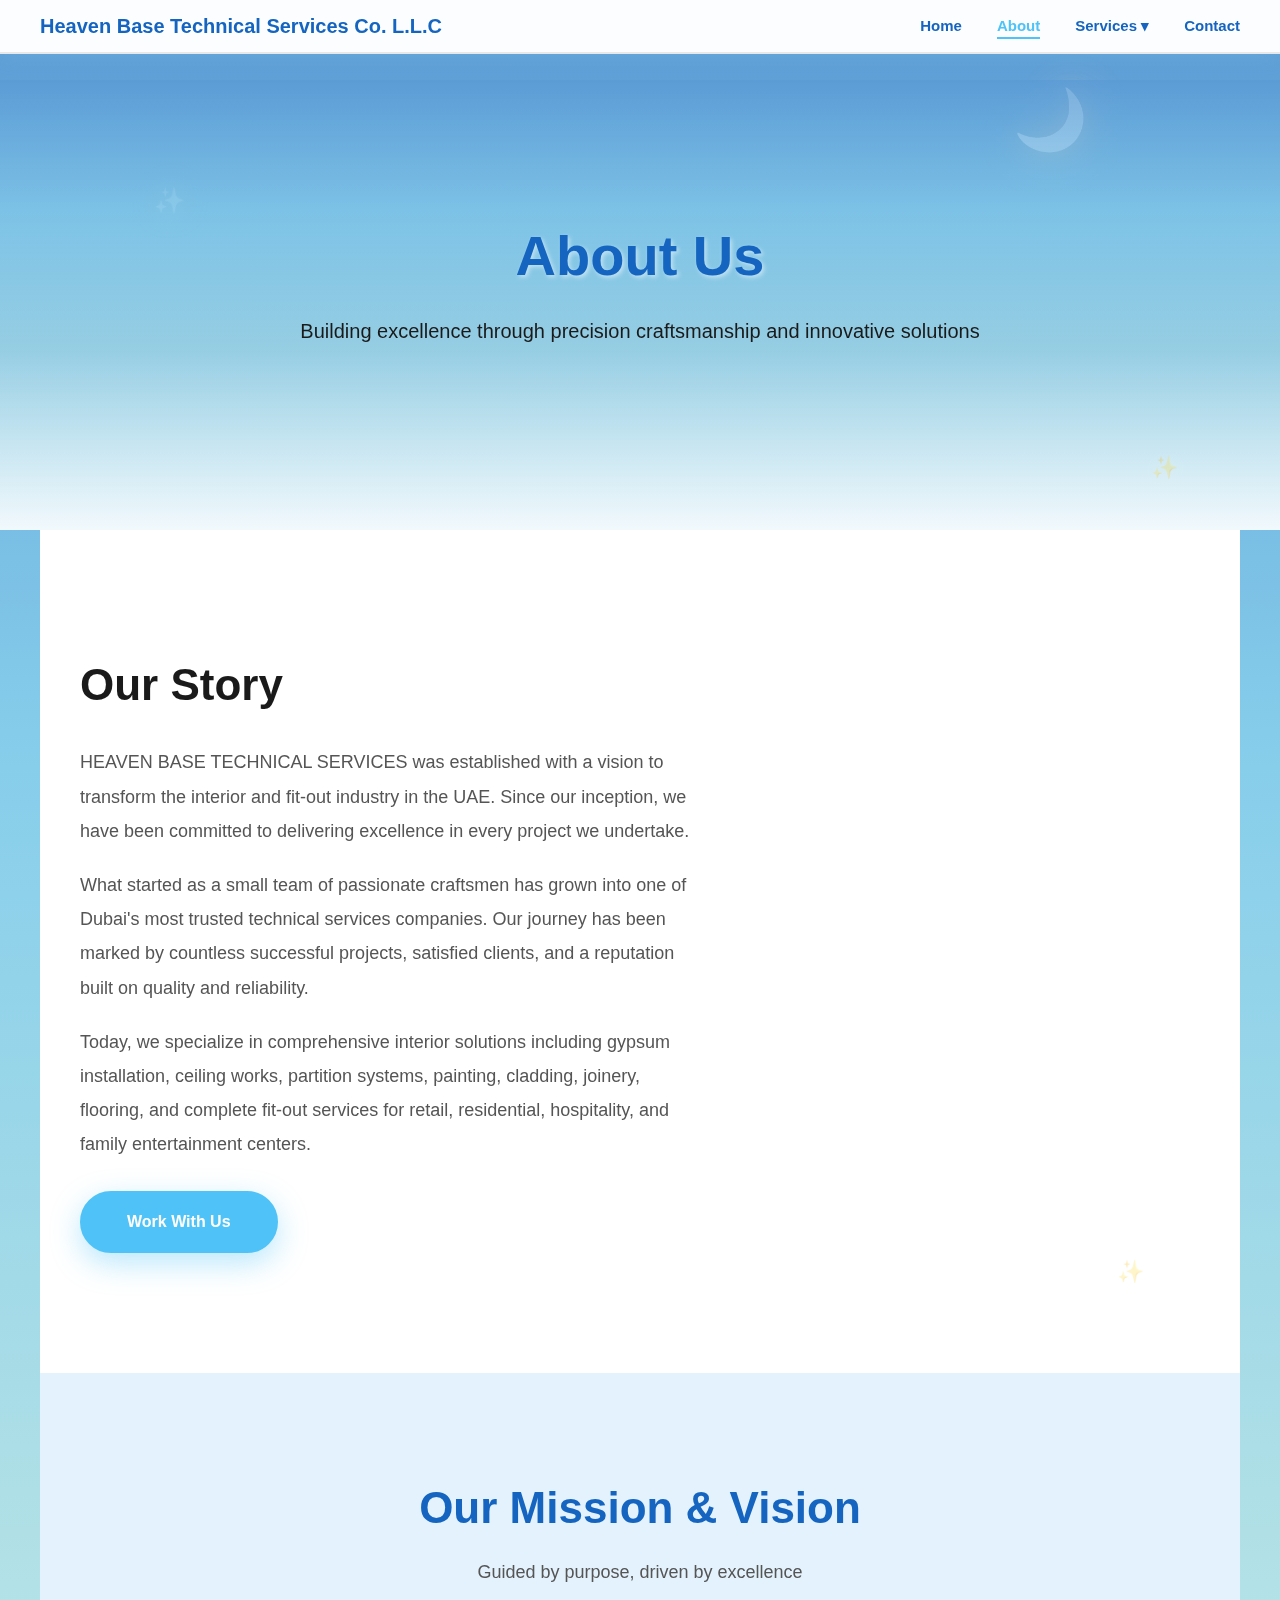
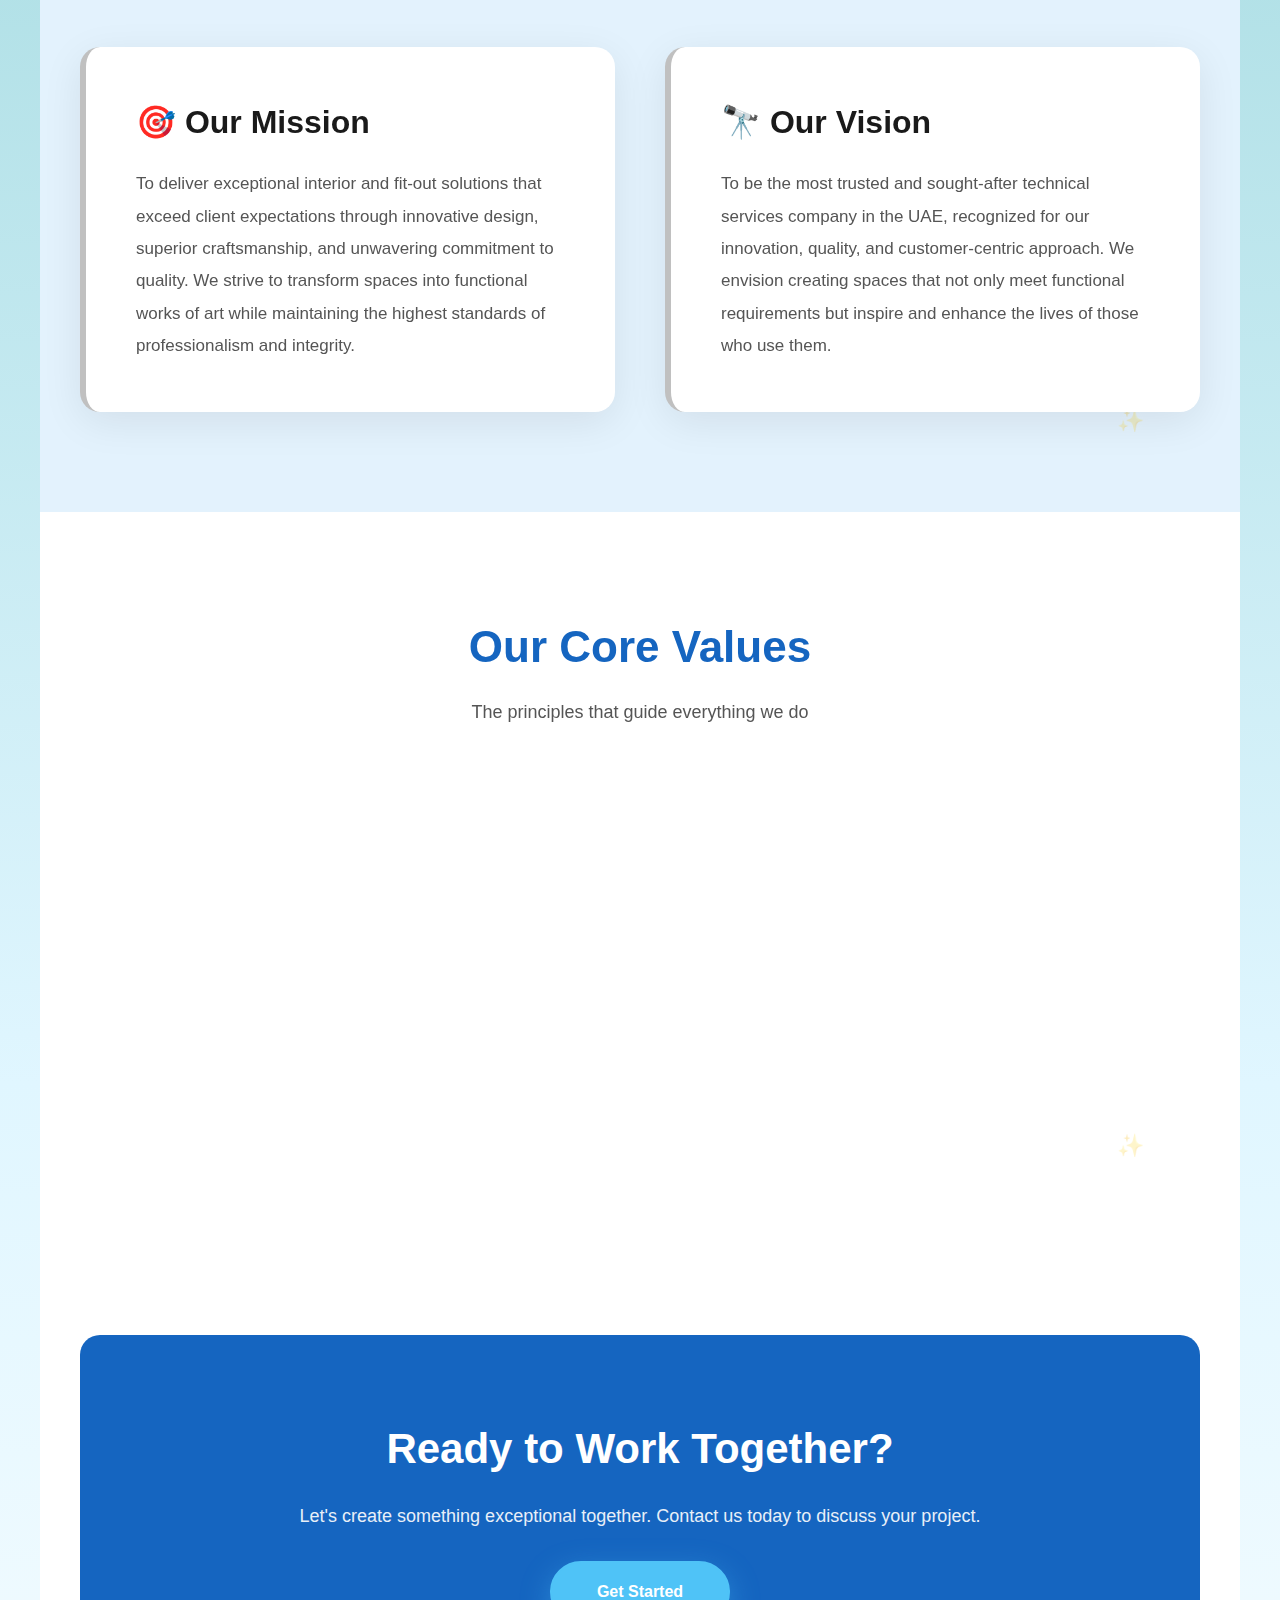
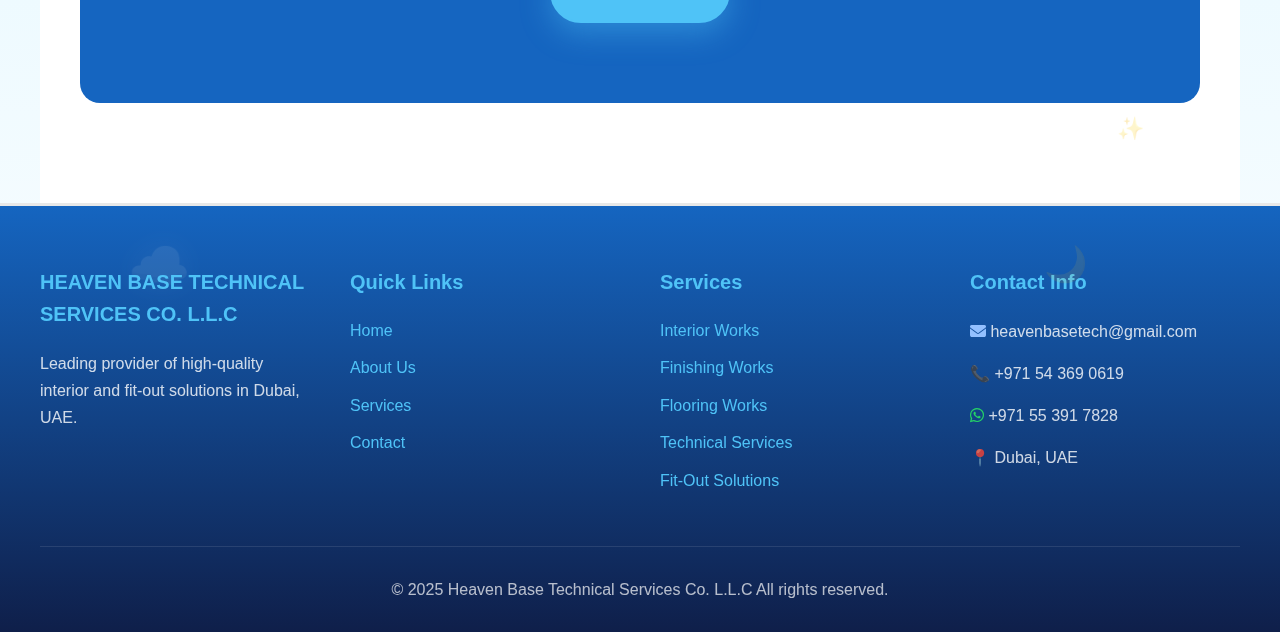
<file: about.html>
<!DOCTYPE html>
<html lang="en">
<head>
    <meta charset="UTF-8">
    <meta name="viewport" content="width=device-width, initial-scale=1.0">
    <title>About Us - HEAVEN BASE TECHNICAL SERVICES CO. L.L.C | Interior Fit-Out Experts Dubai</title>
    <meta name="description" content="Learn about Heaven Base Technical Services - Leading interior and fit-out company in Dubai with 10+ years of experience.">
    <link rel="stylesheet" href="https://cdnjs.cloudflare.com/ajax/libs/font-awesome/6.6.0/css/all.min.css">
    <link rel="stylesheet" href="css/style.css">
    <style>

        /* .hero.small {
            background-image: url('../images/tile.png');
        } */

        .stats-section {
            background: var(--primary-dark);
            padding: 80px 40px;
            margin-top: -60px;
            position: relative;
            z-index: 100;
        }

        .stats-container {
            max-width: 1200px;
            margin: 0 auto;
            display: grid;
            grid-template-columns: repeat(auto-fit, minmax(200px, 1fr));
            gap: 50px;
            text-align: center;
        }

        .stat-item {
            opacity: 0;
            animation: fadeInUp 0.8s ease forwards;
        }

        .stat-item:nth-child(1) { animation-delay: 0.2s; }
        .stat-item:nth-child(2) { animation-delay: 0.4s; }
        .stat-item:nth-child(3) { animation-delay: 0.6s; }
        .stat-item:nth-child(4) { animation-delay: 0.8s; }

        @keyframes fadeInUp {
            from {
                opacity: 0;
                transform: translateY(30px);
            }
            to {
                opacity: 1;
                transform: translateY(0);
            }
        }

        .stat-number {
            font-size: 56px;
            font-weight: 700;
            color: var(--primary-pink);
            margin-bottom: 10px;
            display: block;
        }

        .stat-label {
            color: rgba(255,255,255,0.9);
            font-size: 16px;
        }

        /* Story Section with Image */
        .story-section {
            padding: 120px 40px;
            background: var(--bg-white);
        }

        .story-grid {
            max-width: 1300px;
            margin: 0 auto;
            display: grid;
            grid-template-columns: 1.2fr 0.8fr;
            gap: 80px;
            align-items: center;
        }

        .story-image {
            position: relative;
            border-radius: 20px;
            overflow: hidden;
            box-shadow: 0 30px 80px rgba(0,0,0,0.3);
            border: 5px solid var(--primary-pink);
            transition: all 0.6s ease;
            opacity: 0;
            animation: slideInRight 1s ease forwards 0.5s;
        }

        .story-image img {
            width: 100%;
            height: 100%;
            object-fit: cover;   /* fills entire placeholder */
            display: block;
        }

        .story-image:hover {
            transform: scale(1.05) rotate(-2deg);
            box-shadow: 0 40px 100px rgba(216, 63, 135, 0.4);
            border-color: var(--accent-coral);
        }

        @keyframes slideInRight {
            from {
                opacity: 0;
                transform: translateX(50px);
            }
            to {
                opacity: 1;
                transform: translateX(0);
            }
        }

        /* Values Grid */
        .values-grid {
            display: grid;
            grid-template-columns: repeat(auto-fit, minmax(280px, 1fr));
            gap: 35px;
            margin-top: 60px;
        }

        .value-card {
            background: white;
            padding: 40px;
            border-radius: 20px;
            box-shadow: 0 10px 40px rgba(0,0,0,0.08);
            border-top: 5px solid var(--primary-pink);
            transition: all 0.5s ease;
            opacity: 0;
            animation: fadeInUp 0.8s ease forwards;
        }

        .value-card:nth-child(1) { animation-delay: 0.2s; }
        .value-card:nth-child(2) { animation-delay: 0.4s; }
        .value-card:nth-child(3) { animation-delay: 0.6s; }

        .value-card:hover {
            transform: translateY(-10px);
            box-shadow: 0 20px 60px rgba(216, 63, 135, 0.2);
            border-top-color: var(--accent-coral);
        }

        .value-icon {
            width: 70px;
            height: 70px;
            background: linear-gradient(135deg, var(--primary-purple) 0%, var(--primary-pink) 100%);
            border-radius: 50%;
            display: flex;
            align-items: center;
            justify-content: center;
            font-size: 32px;
            margin-bottom: 25px;
            transition: all 0.5s ease;
        }

        .value-card:hover .value-icon {
            transform: scale(1.1) rotate(10deg);
        }

        /* Team/Timeline Section */
        .timeline-section {
            padding: 100px 40px;
            background: var(--bg-light);
            position: relative;
        }

        .timeline-container {
            max-width: 1000px;
            margin: 0 auto;
            position: relative;
        }

        .timeline-line {
            position: absolute;
            left: 50%;
            top: 0;
            bottom: 0;
            width: 4px;
            background: var(--primary-pink);
            transform: translateX(-50%);
        }

        .timeline-item {
            display: grid;
            grid-template-columns: 1fr 1fr;
            gap: 60px;
            margin-bottom: 80px;
            position: relative;
            opacity: 0;
            animation: fadeIn 0.8s ease forwards;
        }

        .timeline-item:nth-child(1) { animation-delay: 0.2s; }
        .timeline-item:nth-child(2) { animation-delay: 0.4s; }
        .timeline-item:nth-child(3) { animation-delay: 0.6s; }

        @keyframes fadeIn {
            to { opacity: 1; }
        }

        .timeline-dot {
            position: absolute;
            left: 50%;
            top: 30px;
            width: 20px;
            height: 20px;
            background: var(--primary-pink);
            border: 5px solid white;
            border-radius: 50%;
            transform: translateX(-50%);
            z-index: 10;
            box-shadow: 0 0 0 10px rgba(216, 63, 135, 0.1);
        }

        .timeline-content {
            background: white;
            padding: 35px;
            border-radius: 15px;
            box-shadow: 0 10px 30px rgba(0,0,0,0.08);
            border-left: 4px solid var(--primary-pink);
            transition: all 0.3s ease;
        }

        .timeline-content:hover {
            transform: translateY(-5px);
            box-shadow: 0 15px 40px rgba(216, 63, 135, 0.2);
        }

        .timeline-item:nth-child(even) .timeline-content {
            grid-column: 2;
        }

        @media (max-width: 968px) {
            .story-grid {
                grid-template-columns: 1fr;
                gap: 40px;
            }

            .timeline-item {
                grid-template-columns: 1fr;
            }

            .timeline-line {
                left: 30px;
            }

            .timeline-dot {
                left: 30px;
            }

            .timeline-item:nth-child(even) .timeline-content {
                grid-column: 1;
            }
        }
    </style>
</head>
<body>
    <!-- Navigation -->
    <nav id="navbar">
        <div class="nav-container">
            <a href="index.html" class="logo">
                <span>Heaven Base Technical Services Co. L.L.C</span>
            </a>
            <ul class="nav-links">
                <li><a href="index.html">Home</a></li>
                <li><a href="about.html" class="active">About</a></li>
                <li class="services-dropdown">
                    <a href="services.html">Services ▾</a>
                    <div class="dropdown-content">
                        <a href="services.html">All Services</a>
                        <a href="interior-works.html">Interior Works</a>
                        <a href="finishing-works.html">Finishing Works</a>
                        <a href="flooring-works.html">Flooring Works</a>
                        <a href="technical-services.html">Technical Services</a>
                        <a href="fitout.html">Fit-Out Solutions</a>
                    </div>
                </li>
                <li><a href="contact.html">Contact</a></li>
            </ul>
            <button class="mobile-menu-btn">☰</button>
        </div>
    </nav>

    <!-- Hero Section -->
    <section class="hero small">
        <div class="hero-content">
            <h1>About Us</h1>
            <p>Building excellence through precision craftsmanship and innovative solutions</p>
        </div>
    </section>

    <!-- Stats Section
    <section class="stats-section">
        <div class="stats-container">
            <div class="stat-item">
                <span class="stat-number">10+</span>
                <span class="stat-label">Years Experience</span>
            </div>
            <div class="stat-item">
                <span class="stat-number">500+</span>
                <span class="stat-label">Projects Completed</span>
            </div>
            <div class="stat-item">
                <span class="stat-number">100%</span>
                <span class="stat-label">Client Satisfaction</span>
            </div>
            <div class="stat-item">
                <span class="stat-number">50+</span>
                <span class="stat-label">Expert Team Members</span>
            </div>
        </div>
    </section>
 -->
    <!-- Our Story Section -->
    <section class="story-section">
        <div class="story-grid">
            <div>
                <h2 style="font-size: 44px; margin-bottom: 25px; color: var(--text-dark); font-weight: 700;">Our Story</h2>
                <p style="font-size: 18px; color: var(--text-light); line-height: 1.9; margin-bottom: 20px;">
                    HEAVEN BASE TECHNICAL SERVICES was established with a vision to transform the interior and fit-out industry in the UAE. Since our inception, we have been committed to delivering excellence in every project we undertake.
                </p>
                <p style="font-size: 18px; color: var(--text-light); line-height: 1.9; margin-bottom: 20px;">
                    What started as a small team of passionate craftsmen has grown into one of Dubai's most trusted technical services companies. Our journey has been marked by countless successful projects, satisfied clients, and a reputation built on quality and reliability.
                </p>
                <p style="font-size: 18px; color: var(--text-light); line-height: 1.9; margin-bottom: 30px;">
                    Today, we specialize in comprehensive interior solutions including gypsum installation, ceiling works, partition systems, painting, cladding, joinery, flooring, and complete fit-out services for retail, residential, hospitality, and family entertainment centers.
                </p>
                <a href="contact.html" class="cta-button">Work With Us</a>
            </div>

            <div class="story-image">
                <div style="width: 100%; height: 550px; background: linear-gradient(135deg, var(--primary-purple) 0%, var(--primary-pink) 100%); display: flex; align-items: center; justify-content: center; color: white; font-size: 18px; font-weight: 600; text-align: center; padding: 30px;">
                    <img src="images/profile.png">
                </div>
            </div>
        </div>
    </section>

    <!-- Mission & Vision -->
    <section style="padding: 100px 40px; background: var(--bg-light);">
        <div style="max-width: 1200px; margin: 0 auto;">
            <h2 class="section-title">Our Mission & Vision</h2>
            <p class="section-subtitle">Guided by purpose, driven by excellence</p>

            <div style="display: grid; grid-template-columns: 1fr 1fr; gap: 50px; margin-top: 60px;">
                <div style="background: white; padding: 50px; border-radius: 20px; box-shadow: 0 10px 40px rgba(0,0,0,0.08); border-left: 6px solid var(--primary-pink);">
                    <h3 style="font-size: 32px; margin-bottom: 20px; color: var(--text-dark);">🎯 Our Mission</h3>
                    <p style="font-size: 17px; color: var(--text-light); line-height: 1.9;">
                        To deliver exceptional interior and fit-out solutions that exceed client expectations through innovative design, superior craftsmanship, and unwavering commitment to quality. We strive to transform spaces into functional works of art while maintaining the highest standards of professionalism and integrity.
                    </p>
                </div>

                <div style="background: white; padding: 50px; border-radius: 20px; box-shadow: 0 10px 40px rgba(0,0,0,0.08); border-left: 6px solid var(--accent-coral);">
                    <h3 style="font-size: 32px; margin-bottom: 20px; color: var(--text-dark);">🔭 Our Vision</h3>
                    <p style="font-size: 17px; color: var(--text-light); line-height: 1.9;">
                        To be the most trusted and sought-after technical services company in the UAE, recognized for our innovation, quality, and customer-centric approach. We envision creating spaces that not only meet functional requirements but inspire and enhance the lives of those who use them.
                    </p>
                </div>
            </div>
        </div>
    </section>

    <!-- Our Values -->
    <section style="padding: 100px 40px; background: var(--bg-white);">
        <div style="max-width: 1200px; margin: 0 auto;">
            <h2 class="section-title">Our Core Values</h2>
            <p class="section-subtitle">The principles that guide everything we do</p>

            <div class="values-grid">
                <div class="value-card">
                    <div class="value-icon">⭐</div>
                    <h3 style="font-size: 24px; margin-bottom: 15px; color: var(--text-dark);">Excellence</h3>
                    <p style="color: var(--text-light); line-height: 1.8;">
                        We pursue excellence in every aspect of our work, from initial consultation to final delivery, ensuring the highest quality standards.
                    </p>
                </div>

                <div class="value-card">
                    <div class="value-icon">🤝</div>
                    <h3 style="font-size: 24px; margin-bottom: 15px; color: var(--text-dark);">Integrity</h3>
                    <p style="color: var(--text-light); line-height: 1.8;">
                        Honesty, transparency, and ethical practices form the foundation of our relationships with clients, partners, and team members.
                    </p>
                </div>

                <div class="value-card">
                    <div class="value-icon">💡</div>
                    <h3 style="font-size: 24px; margin-bottom: 15px; color: var(--text-dark);">Innovation</h3>
                    <p style="color: var(--text-light); line-height: 1.8;">
                        We embrace new technologies, techniques, and ideas to deliver cutting-edge solutions that set industry benchmarks.
                    </p>
                </div>
            </div>
        </div>
    </section>

    <!-- Our Journey Timeline -->
    <!-- <section class="timeline-section">
        <div style="text-align: center; margin-bottom: 80px;">
            <h2 style="font-size: 44px; margin-bottom: 15px; color: var(--text-dark); font-weight: 700;">Our Journey</h2>
            <p style="font-size: 18px; color: var(--text-light);">Milestones that define our growth and success</p>
        </div>

        <div class="timeline-container">
            <div class="timeline-line"></div>

            <div class="timeline-item">
                <div class="timeline-content">
                    <h3 style="font-size: 24px; margin-bottom: 15px; color: var(--primary-pink);">2014 - Foundation</h3>
                    <p style="color: var(--text-light); line-height: 1.8;">
                        Heaven Base Technical Services established with a small team of dedicated professionals, focusing on gypsum and ceiling works.
                    </p>
                </div>
                <div></div>
                <div class="timeline-dot"></div>
            </div>

            <div class="timeline-item">
                <div></div>
                <div class="timeline-content">
                    <h3 style="font-size: 24px; margin-bottom: 15px; color: var(--primary-pink);">2017 - Expansion</h3>
                    <p style="color: var(--text-light); line-height: 1.8;">
                        Expanded services to include complete fit-out solutions, flooring works, and MEP services. Completed 100+ projects.
                    </p>
                </div>
                <div class="timeline-dot"></div>
            </div>

            <div class="timeline-item">
                <div class="timeline-content">
                    <h3 style="font-size: 24px; margin-bottom: 15px; color: var(--primary-pink);">2020 - Recognition</h3>
                    <p style="color: var(--text-light); line-height: 1.8;">
                        Achieved significant milestones with major contracts in retail and hospitality sectors. Recognized as a trusted partner.
                    </p>
                </div>
                <div></div>
                <div class="timeline-dot"></div>
            </div>

            <div class="timeline-item">
                <div></div>
                <div class="timeline-content">
                    <h3 style="font-size: 24px; margin-bottom: 15px; color: var(--primary-pink);">2025 - Present</h3>
                    <p style="color: var(--text-light); line-height: 1.8;">
                        Now a leading technical services company with 500+ completed projects, serving diverse sectors across the UAE.
                    </p>
                </div>
                <div class="timeline-dot"></div>
            </div>
        </div>
    </section> -->

    <!-- CTA Section -->
    <section style="padding: 100px 40px; background: var(--bg-white);">
        <div style="max-width: 1200px; margin: 0 auto;">
            <div style="background: var(--primary-dark); color: white; padding: 80px 60px; border-radius: 20px; text-align: center;">
                <h2 style="font-size: 42px; margin-bottom: 20px; color: white;">Ready to Work Together?</h2>
                <p style="font-size: 18px; margin-bottom: 30px; opacity: 0.9;">Let's create something exceptional together. Contact us today to discuss your project.</p>
                <a href="contact.html" class="cta-button">Get Started</a>
            </div>
        </div>
    </section>

    <!-- Footer -->
    <footer>
        <div class="footer-container">
            <div class="footer-section">
                <h4>HEAVEN BASE TECHNICAL SERVICES CO. L.L.C</h4>
                <p>Leading provider of high-quality interior and fit-out solutions in Dubai, UAE.</p>
            </div>
            
            <div class="footer-section">
                <h4>Quick Links</h4>
                <ul>
                    <li><a href="index.html">Home</a></li>
                    <li><a href="about.html">About Us</a></li>
                    <li><a href="services.html">Services</a></li>
                    <li><a href="contact.html">Contact</a></li>
                </ul>
            </div>
            
            <div class="footer-section">
                <h4>Services</h4>
                <ul>
                    <li><a href="interior-works.html">Interior Works</a></li>
                    <li><a href="finishing-works.html">Finishing Works</a></li>
                    <li><a href="flooring-works.html">Flooring Works</a></li>
                    <li><a href="technical-services.html">Technical Services</a></li>
                    <li><a href="fitout.html">Fit-Out Solutions</a></li>
                </ul>
            </div>
            
            <div class="footer-section">
                <h4>Contact Info</h4>
                <p>
                <i class="fa-solid fa-envelope" style="color:#93c0ff;"></i> heavenbasetech@gmail.com
                </p>
                <p>📞 +971 54 369 0619</p>
                <p>
                <i class="fa-brands fa-whatsapp" style="color: #25D366;"></i> +971 55 391 7828
                </p>
                <p>📍 Dubai, UAE</p>
            </div>
        </div>
        
        <div class="footer-bottom">
            <p>&copy; 2025 Heaven Base Technical Services Co. L.L.C All rights reserved.</p>
        </div>
    </footer>

    <script src="js/main.js"></script>
</body>
</html>
</file>
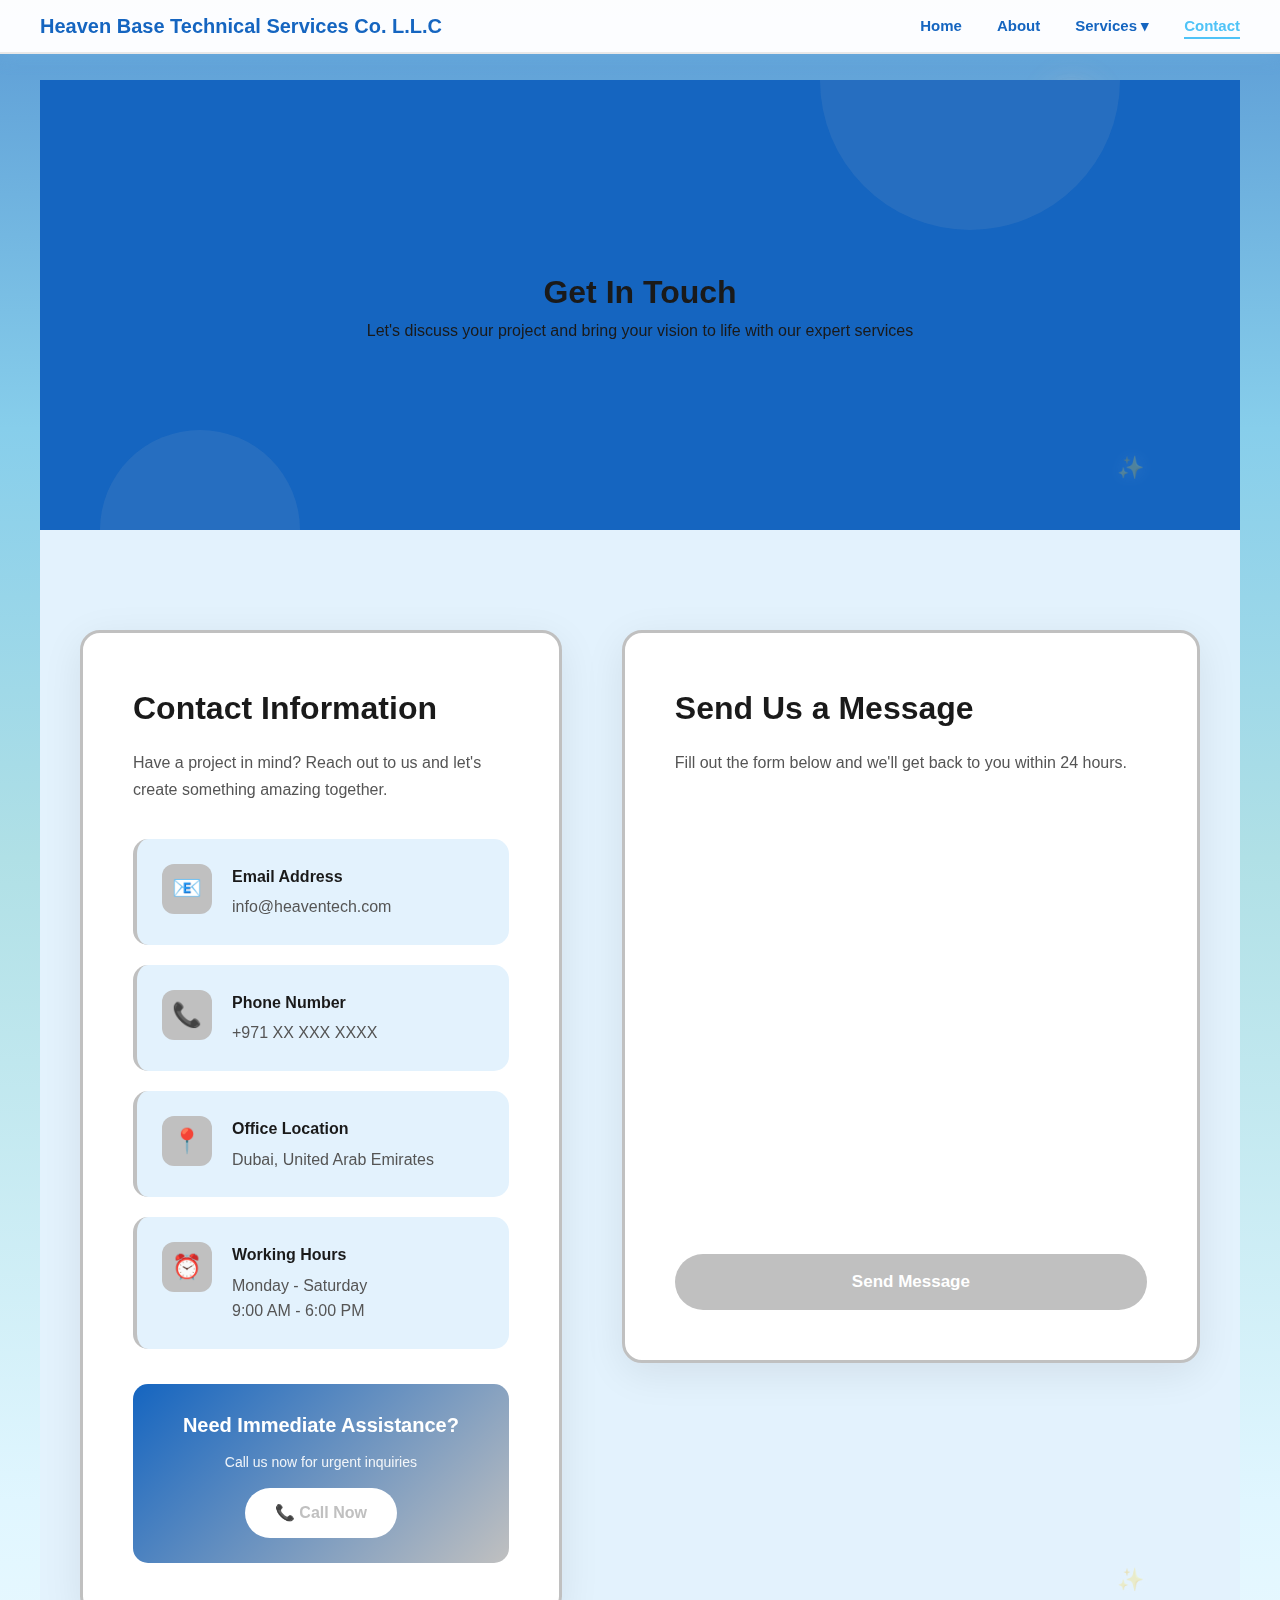
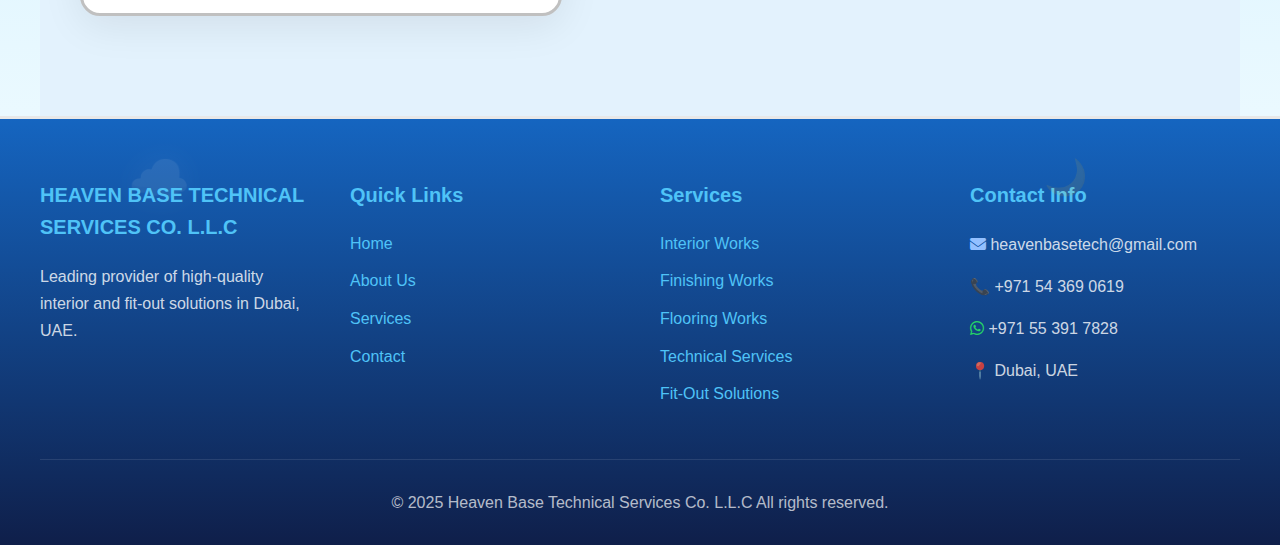
<file: contact.html>
<!DOCTYPE html>
<html lang="en">
<head>
    <meta charset="UTF-8">
    <meta name="viewport" content="width=device-width, initial-scale=1.0">
    <title>Contact Us - Heaven Base Technical Services | Get Free Quote</title>
    <meta name="description" content="Contact Heaven Base Technical Services for interior and fit-out solutions in Dubai. Get a free consultation and quote today.">
    <link rel="stylesheet" href="https://cdnjs.cloudflare.com/ajax/libs/font-awesome/6.6.0/css/all.min.css">
    <link rel="stylesheet" href="css/style.css">
    <style>
        .contact-hero {
            margin-top: 80px;
            min-height: 50vh;
            background: var(--primary-purple);
            display: flex;
            align-items: center;
            justify-content: center;
            padding: 80px 40px;
            position: relative;
            overflow: hidden;
        }

        .decorative-circle {
            position: absolute;
            border-radius: 50%;
            opacity: 0.1;
            animation: float 6s ease-in-out infinite;
        }

        .circle-1 {
            width: 300px;
            height: 300px;
            background: var(--primary-pink);
            top: -150px;
            right: 10%;
            animation-delay: 0s;
        }

        .circle-2 {
            width: 200px;
            height: 200px;
            background: var(--accent-coral);
            bottom: -100px;
            left: 5%;
            animation-delay: 2s;
        }

        @keyframes float {
            0%, 100% { transform: translateY(0px); }
            50% { transform: translateY(-20px); }
        }

        .contact-main-section {
            padding: 100px 40px;
            background: var(--bg-light);
        }

        .contact-wrapper {
            max-width: 1200px;
            margin: 0 auto;
            display: grid;
            grid-template-columns: 1fr 1.2fr;
            gap: 60px;
            align-items: start;
        }

        .contact-info-card {
            background: white;
            padding: 50px;
            border-radius: 20px;
            box-shadow: 0 10px 40px rgba(0,0,0,0.08);
            border: 3px solid var(--primary-pink);
            transition: all 0.5s ease;
            position: sticky;
            top: 100px;
        }

        .contact-info-card:hover {
            transform: translateY(-5px);
            box-shadow: 0 20px 60px rgba(216, 63, 135, 0.2);
            border-color: var(--accent-coral);
        }

        .info-item {
            display: flex;
            align-items: start;
            gap: 20px;
            padding: 25px;
            background: var(--bg-light);
            border-radius: 15px;
            margin-bottom: 20px;
            transition: all 0.3s ease;
            border-left: 4px solid var(--primary-pink);
        }

        .info-item:hover {
            transform: translateX(5px);
            background: white;
            box-shadow: 0 5px 20px rgba(0,0,0,0.05);
        }

        .info-icon {
            width: 50px;
            height: 50px;
            background: var(--primary-pink);
            border-radius: 12px;
            display: flex;
            align-items: center;
            justify-content: center;
            font-size: 24px;
            flex-shrink: 0;
            transition: all 0.3s ease;
        }

        .info-item:hover .info-icon {
            transform: scale(1.1) rotate(5deg);
            background: var(--accent-coral);
        }

        .form-card {
            background: white;
            padding: 50px;
            border-radius: 20px;
            box-shadow: 0 10px 40px rgba(0,0,0,0.08);
            border: 3px solid var(--primary-pink);
            transition: all 0.5s ease;
        }

        .form-card:hover {
            box-shadow: 0 20px 60px rgba(216, 63, 135, 0.2);
        }

        .form-group {
            margin-bottom: 25px;
            animation: fadeInUp 0.6s ease forwards;
            opacity: 0;
        }

        .form-group:nth-child(1) { animation-delay: 0.1s; }
        .form-group:nth-child(2) { animation-delay: 0.2s; }
        .form-group:nth-child(3) { animation-delay: 0.3s; }
        .form-group:nth-child(4) { animation-delay: 0.4s; }
        .form-group:nth-child(5) { animation-delay: 0.5s; }

        @keyframes fadeInUp {
            from {
                opacity: 0;
                transform: translateY(20px);
            }
            to {
                opacity: 1;
                transform: translateY(0);
            }
        }

        .form-group label {
            display: block;
            margin-bottom: 10px;
            color: var(--text-dark);
            font-weight: 600;
            font-size: 15px;
        }

        .form-group input,
        .form-group select,
        .form-group textarea {
            width: 100%;
            padding: 16px 20px;
            border: 2px solid #e0e0e0;
            border-radius: 12px;
            font-size: 15px;
            font-family: inherit;
            transition: all 0.3s ease;
            background: var(--bg-white);
        }

        .form-group input:focus,
        .form-group select:focus,
        .form-group textarea:focus {
            outline: none;
            border-color: var(--primary-pink);
            box-shadow: 0 0 0 4px rgba(216, 63, 135, 0.1);
            transform: translateY(-2px);
        }

        .form-group textarea {
            resize: vertical;
            min-height: 150px;
        }

        .submit-btn {
            width: 100%;
            padding: 18px;
            background: var(--primary-pink);
            color: white;
            border: none;
            border-radius: 50px;
            font-size: 17px;
            font-weight: 600;
            cursor: pointer;
            transition: all 0.4s ease;
            position: relative;
            overflow: hidden;
        }

        .submit-btn::before {
            content: '';
            position: absolute;
            top: 50%;
            left: 50%;
            width: 0;
            height: 0;
            border-radius: 50%;
            background: rgba(255,255,255,0.3);
            transform: translate(-50%, -50%);
            transition: width 0.6s, height 0.6s;
        }

        .submit-btn:hover::before {
            width: 300px;
            height: 300px;
        }

        .submit-btn:hover {
            background: var(--accent-coral);
            transform: translateY(-3px);
            box-shadow: 0 15px 40px rgba(216, 63, 135, 0.4);
        }

        .map-section {
            padding: 0;
            margin: 60px 40px;
            max-width: 1200px;
            margin-left: auto;
            margin-right: auto;
        }

        .map-container {
            border-radius: 20px;
            overflow: hidden;
            box-shadow: 0 20px 60px rgba(0,0,0,0.15);
            border: 5px solid var(--primary-pink);
            transition: all 0.5s ease;
        }

        .map-container:hover {
            transform: translateY(-5px);
            box-shadow: 0 30px 80px rgba(216, 63, 135, 0.3);
            border-color: var(--accent-coral);
        }

        .map-placeholder {
            width: 100%;
            height: 450px;
            background: linear-gradient(135deg, var(--primary-purple) 0%, var(--primary-pink) 100%);
            display: flex;
            align-items: center;
            justify-content: center;
            color: white;
            font-size: 18px;
            font-weight: 600;
        }

        @media (max-width: 968px) {
            .contact-wrapper {
                grid-template-columns: 1fr;
                gap: 40px;
            }

            .contact-info-card {
                position: relative;
                top: 0;
            }

            .form-card {
                padding: 35px;
            }
        }
    </style>
</head>
<body>
    <!-- Navigation -->
    <nav id="navbar">
        <div class="nav-container">
            <a href="index.html" class="logo">
                <span>Heaven Base Technical Services Co. L.L.C</span>
            </a>
            <ul class="nav-links">
                <li><a href="index.html">Home</a></li>
                <li><a href="about.html">About</a></li>
                <li class="services-dropdown">
                    <a href="services.html">Services ▾</a>
                    <div class="dropdown-content">
                        <a href="services.html">All Services</a>
                        <a href="interior-works.html">Interior Works</a>
                        <a href="finishing-works.html">Finishing Works</a>
                        <a href="flooring-works.html">Flooring Works</a>
                        <a href="technical-services.html">Technical Services</a>
                        <a href="fitout.html">Fit-Out Solutions</a>
                    </div>
                </li>
                <li><a href="contact.html" class="active">Contact</a></li>
            </ul>
            <button class="mobile-menu-btn">☰</button>
        </div>
    </nav>

    <!-- Hero Section -->
    <section class="contact-hero">
        <div class="decorative-circle circle-1"></div>
        <div class="decorative-circle circle-2"></div>
        <div class="hero-content" style="position: relative; z-index: 2;">
            <h1>Get In Touch</h1>
            <p>Let's discuss your project and bring your vision to life with our expert services</p>
        </div>
    </section>

    <!-- Contact Form & Info Section -->
    <section class="contact-main-section">
        <div class="contact-wrapper">
            <!-- Contact Information -->
            <div class="contact-info-card">
                <h2 style="font-size: 32px; margin-bottom: 15px; color: var(--text-dark);">Contact Information</h2>
                <p style="color: var(--text-light); margin-bottom: 35px; line-height: 1.7;">
                    Have a project in mind? Reach out to us and let's create something amazing together.
                </p>

                <div class="info-item">
                    <div class="info-icon">📧</div>
                    <div>
                        <strong style="display: block; color: var(--text-dark); font-size: 16px; margin-bottom: 5px;">Email Address</strong>
                        <a href="mailto:info@heaventech.com" style="color: var(--text-light); text-decoration: none;">info@heaventech.com</a>
                    </div>
                </div>

                <div class="info-item">
                    <div class="info-icon">📞</div>
                    <div>
                        <strong style="display: block; color: var(--text-dark); font-size: 16px; margin-bottom: 5px;">Phone Number</strong>
                        <a href="tel:+971 54 369 0619" style="color: var(--text-light); text-decoration: none;">+971 XX XXX XXXX</a>
                    </div>
                </div>

                <div class="info-item">
                    <div class="info-icon">📍</div>
                    <div>
                        <strong style="display: block; color: var(--text-dark); font-size: 16px; margin-bottom: 5px;">Office Location</strong>
                        <span style="color: var(--text-light);">Dubai, United Arab Emirates</span>
                    </div>
                </div>

                <div class="info-item">
                    <div class="info-icon">⏰</div>
                    <div>
                        <strong style="display: block; color: var(--text-dark); font-size: 16px; margin-bottom: 5px;">Working Hours</strong>
                        <span style="color: var(--text-light); display: block;">Monday - Saturday</span>
                        <span style="color: var(--text-light);">9:00 AM - 6:00 PM</span>
                    </div>
                </div>

                <div style="margin-top: 35px; padding: 25px; background: linear-gradient(135deg, var(--primary-purple) 0%, var(--primary-pink) 100%); border-radius: 15px; text-align: center;">
                    <h4 style="color: white; font-size: 20px; margin-bottom: 10px;">Need Immediate Assistance?</h4>
                    <p style="color: rgba(255,255,255,0.9); font-size: 14px; margin-bottom: 15px;">Call us now for urgent inquiries</p>
                    <a href="tel:+971XXXXXXXX" style="display: inline-block; padding: 12px 30px; background: white; color: var(--primary-pink); text-decoration: none; border-radius: 50px; font-weight: 600; transition: all 0.3s ease;">
                        📞 Call Now
                    </a>
                </div>
            </div>

            <!-- Contact Form -->
            <div class="form-card">
                <h2 style="font-size: 32px; margin-bottom: 15px; color: var(--text-dark);">Send Us a Message</h2>
                <p style="color: var(--text-light); margin-bottom: 35px; line-height: 1.7;">
                    Fill out the form below and we'll get back to you within 24 hours.
                </p>

                <form id="contactForm">
                    <div style="display: grid; grid-template-columns: 1fr 1fr; gap: 20px;">
                        <div class="form-group">
                            <label for="name">Full Name *</label>
                            <input type="text" id="name" name="name" required placeholder="John Doe">
                        </div>
                        <div class="form-group">
                            <label for="email">Email Address *</label>
                            <input type="email" id="email" name="email" required placeholder="john@example.com">
                        </div>
                    </div>

                    <div style="display: grid; grid-template-columns: 1fr 1fr; gap: 20px;">
                        <div class="form-group">
                            <label for="phone">Phone Number *</label>
                            <input type="tel" id="phone" name="phone" required placeholder="+971 XX XXX XXXX">
                        </div>
                        <div class="form-group">
                            <label for="service">Service Interested In *</label>
                            <select id="service" name="service" required>
                                <option value="">Select a Service</option>
                                <option value="interior-works">Interior Works</option>
                                <option value="finishing-works">Finishing Works</option>
                                <option value="flooring-works">Flooring Works</option>
                                <option value="technical-services">Technical Services</option>
                                <option value="fitout">Fit-Out Solutions</option>
                                <option value="gypsum">Gypsum Installation</option>
                                <option value="ceiling">Ceiling Works</option>
                                <option value="partition">Partition Systems</option>
                                <option value="painting">Painting Services</option>
                                <option value="cladding">Cladding Works</option>
                                <option value="joinery">Joinery & Carpentry</option>
                                <option value="marble">Marble Work</option>
                                <option value="tiling">Floor Tile Installation</option>
                                <option value="mep">MEP Solutions</option>
                                <option value="plumbing">Plumbing Services</option>
                                <option value="other">Other Services</option>
                            </select>
                        </div>
                    </div>

                    <div class="form-group">
                        <label for="message">Project Details *</label>
                        <textarea id="message" name="message" required placeholder="Tell us about your project requirements, timeline, and budget..."></textarea>
                    </div>

                    <button type="submit" class="submit-btn">
                        <span style="position: relative; z-index: 1;">Send Message</span>
                    </button>
                </form>
            </div>
        </div>
    </section>

    <!-- Map Section -->
    <!-- <div class="map-section">
        <h2 style="text-align: center; font-size: 38px; margin-bottom: 40px; color: var(--text-dark);">Find Us</h2>
        <div class="map-container">
            <div class="map-placeholder">
            <iframe src="YOUR_GOOGLE_MAPS_EMBED_URL" width="100%" height="450" style="border:0;" allowfullscreen="" loading="lazy"></iframe>
            </div>            
        </div>
    </div> -->

    <!-- Footer -->
    <footer>
        <div class="footer-container">
            <div class="footer-section">
                <h4>HEAVEN BASE TECHNICAL SERVICES CO. L.L.C</h4>
                <p>Leading provider of high-quality interior and fit-out solutions in Dubai, UAE.</p>
            </div>
            
            <div class="footer-section">
                <h4>Quick Links</h4>
                <ul>
                    <li><a href="index.html">Home</a></li>
                    <li><a href="about.html">About Us</a></li>
                    <li><a href="services.html">Services</a></li>
                    <li><a href="contact.html">Contact</a></li>
                </ul>
            </div>
            
            <div class="footer-section">
                <h4>Services</h4>
                <ul>
                    <li><a href="interior-works.html">Interior Works</a></li>
                    <li><a href="finishing-works.html">Finishing Works</a></li>
                    <li><a href="flooring-works.html">Flooring Works</a></li>
                    <li><a href="technical-services.html">Technical Services</a></li>
                    <li><a href="fitout.html">Fit-Out Solutions</a></li>
                </ul>
            </div>
            
            <div class="footer-section">
                <h4>Contact Info</h4>
                <p>
                <i class="fa-solid fa-envelope" style="color:#93c0ff;"></i> heavenbasetech@gmail.com
                </p>
                <p>📞 +971 54 369 0619</p>
                <p>
                <i class="fa-brands fa-whatsapp" style="color: #25D366;"></i> +971 55 391 7828
                </p>
                <p>📍 Dubai, UAE</p>
            </div>
        </div>
        
        <div class="footer-bottom">
            <p>&copy; 2025 Heaven Base Technical Services Co. L.L.C All rights reserved.</p>
        </div>
    </footer>

    <script src="js/main.js"></script>
</body>
</html>
</file>
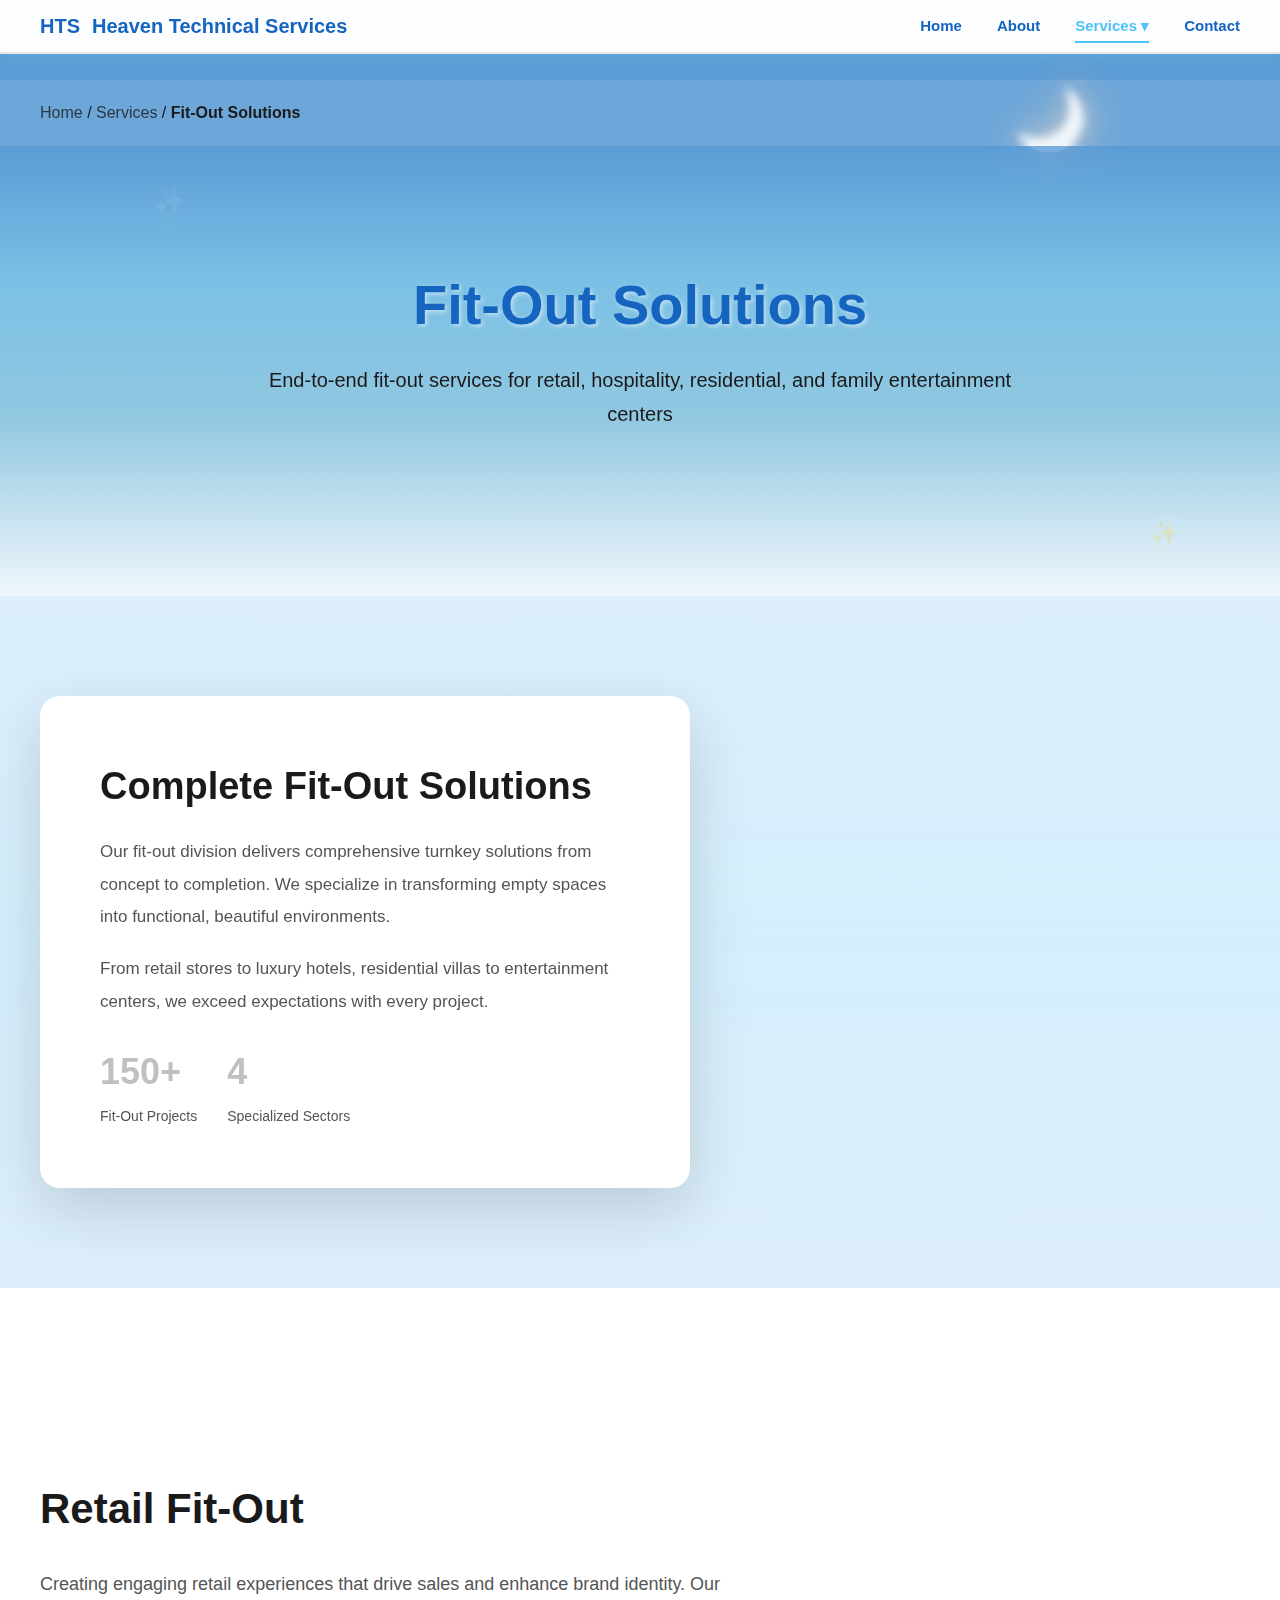
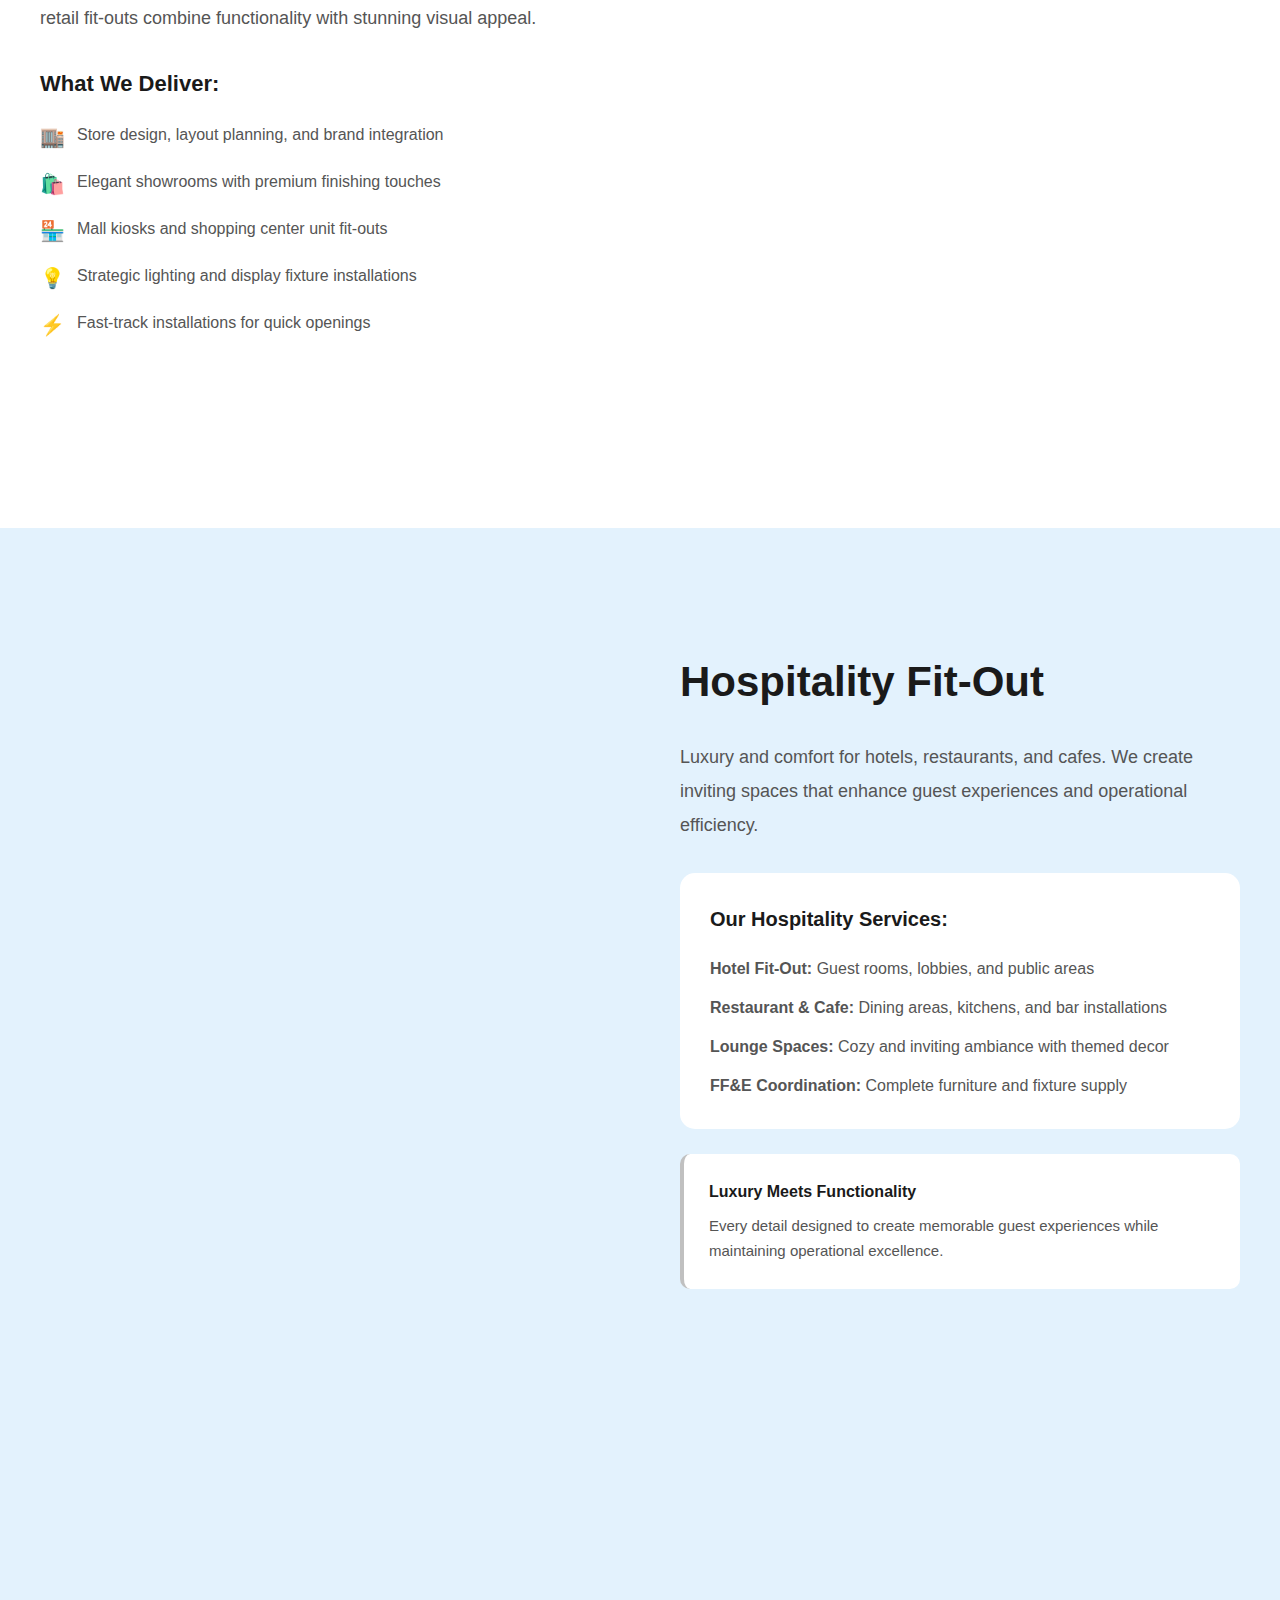
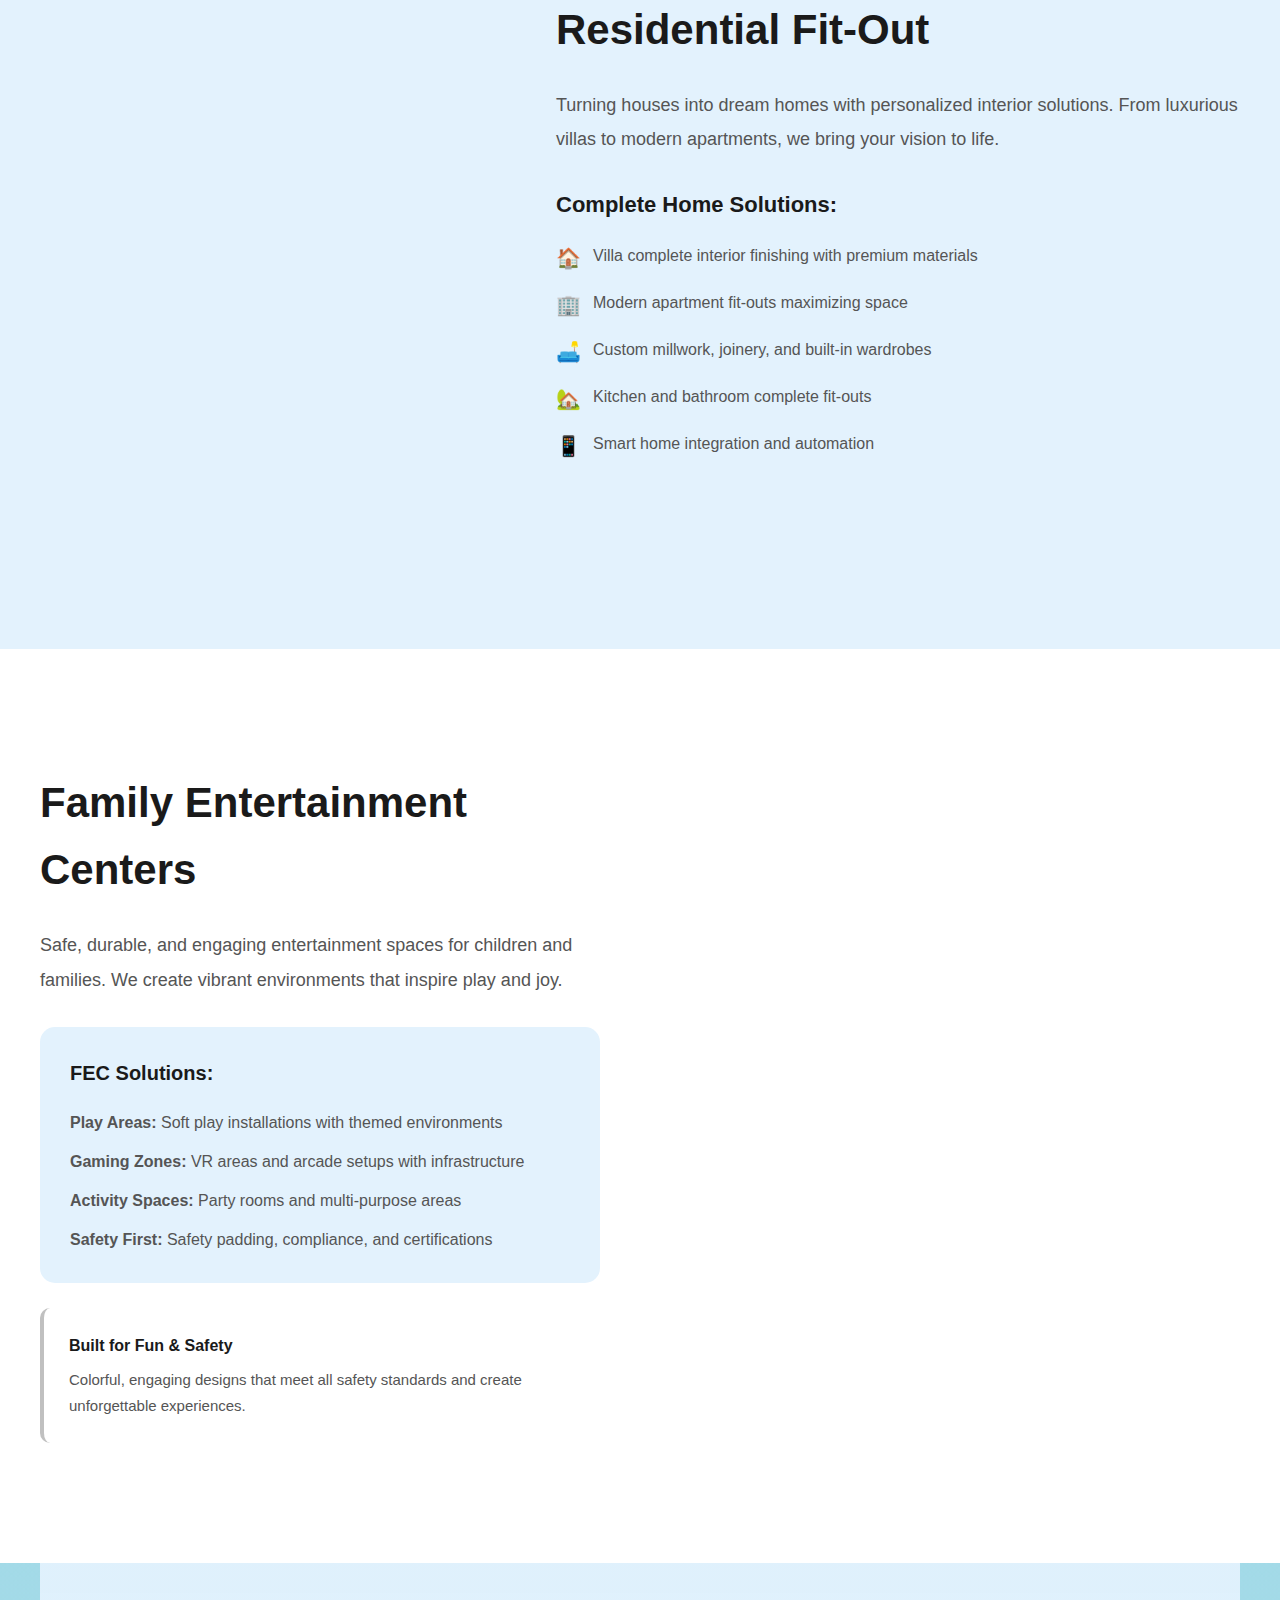
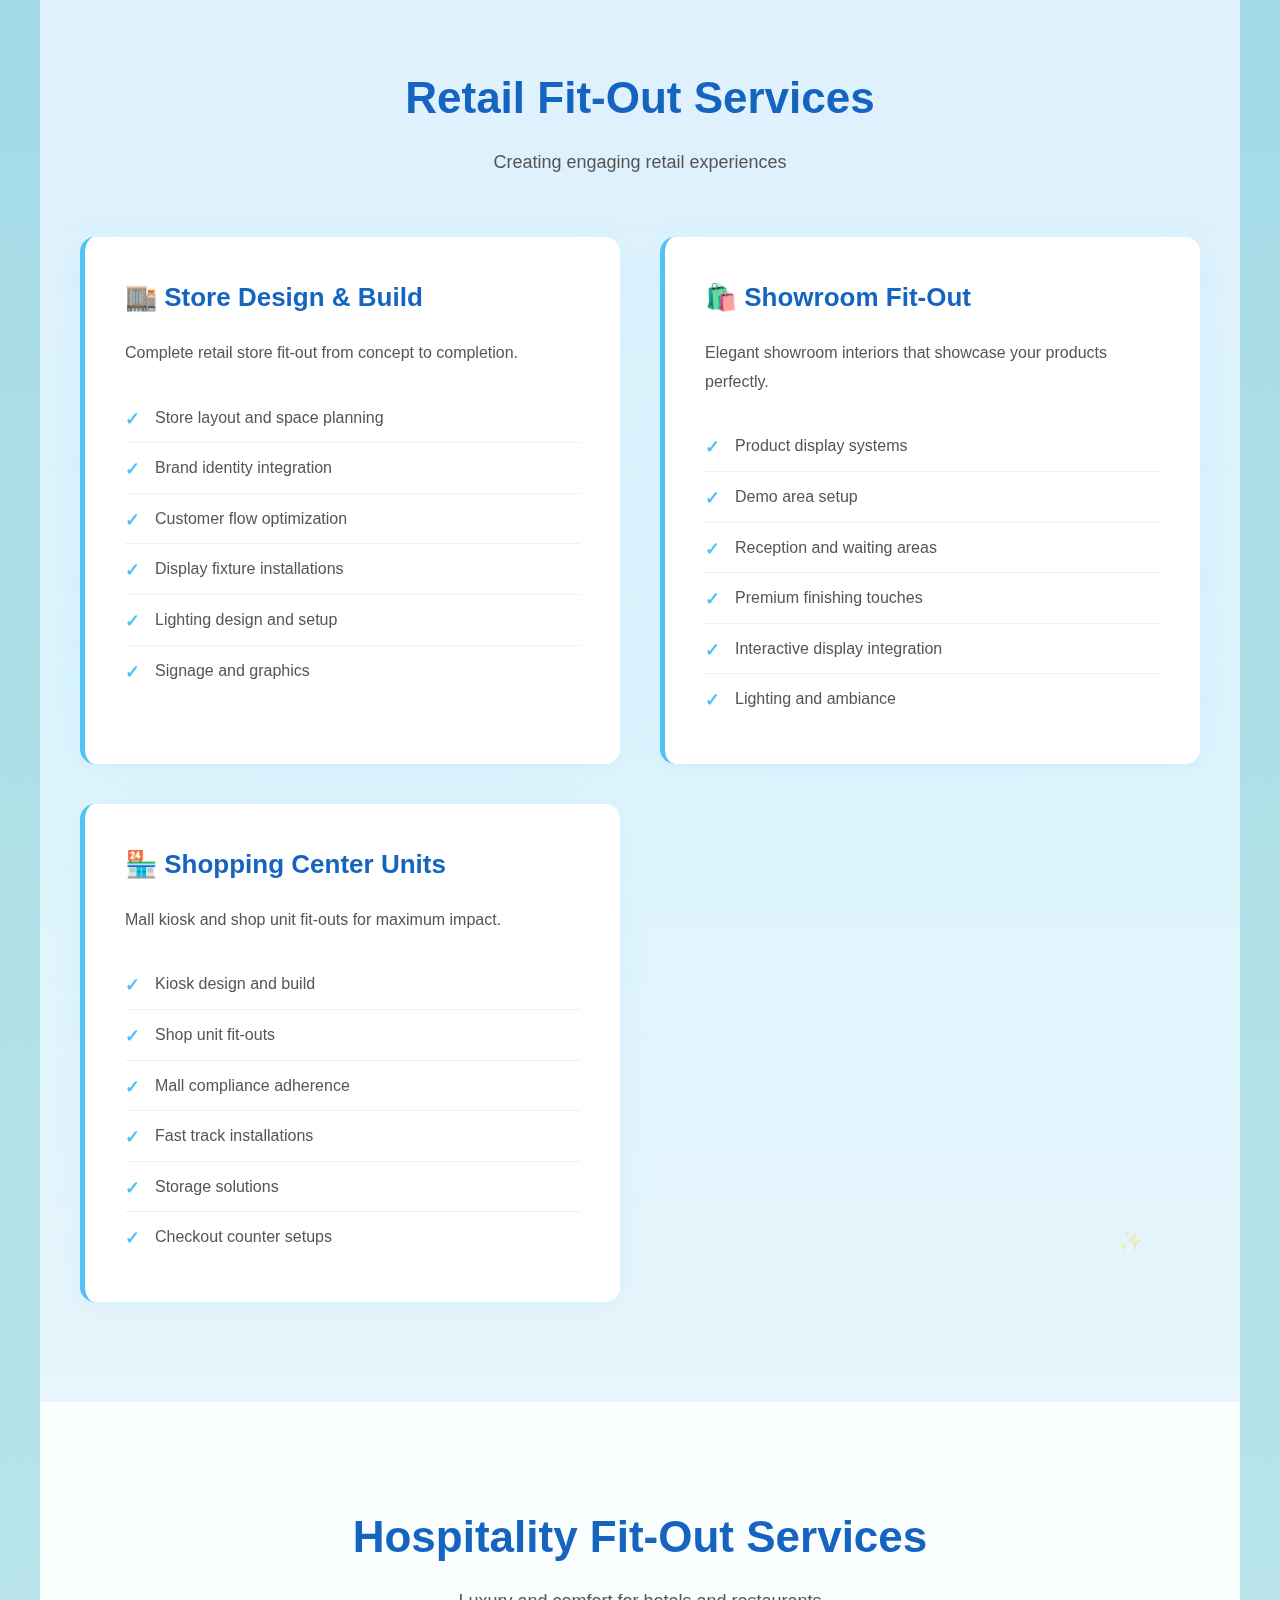
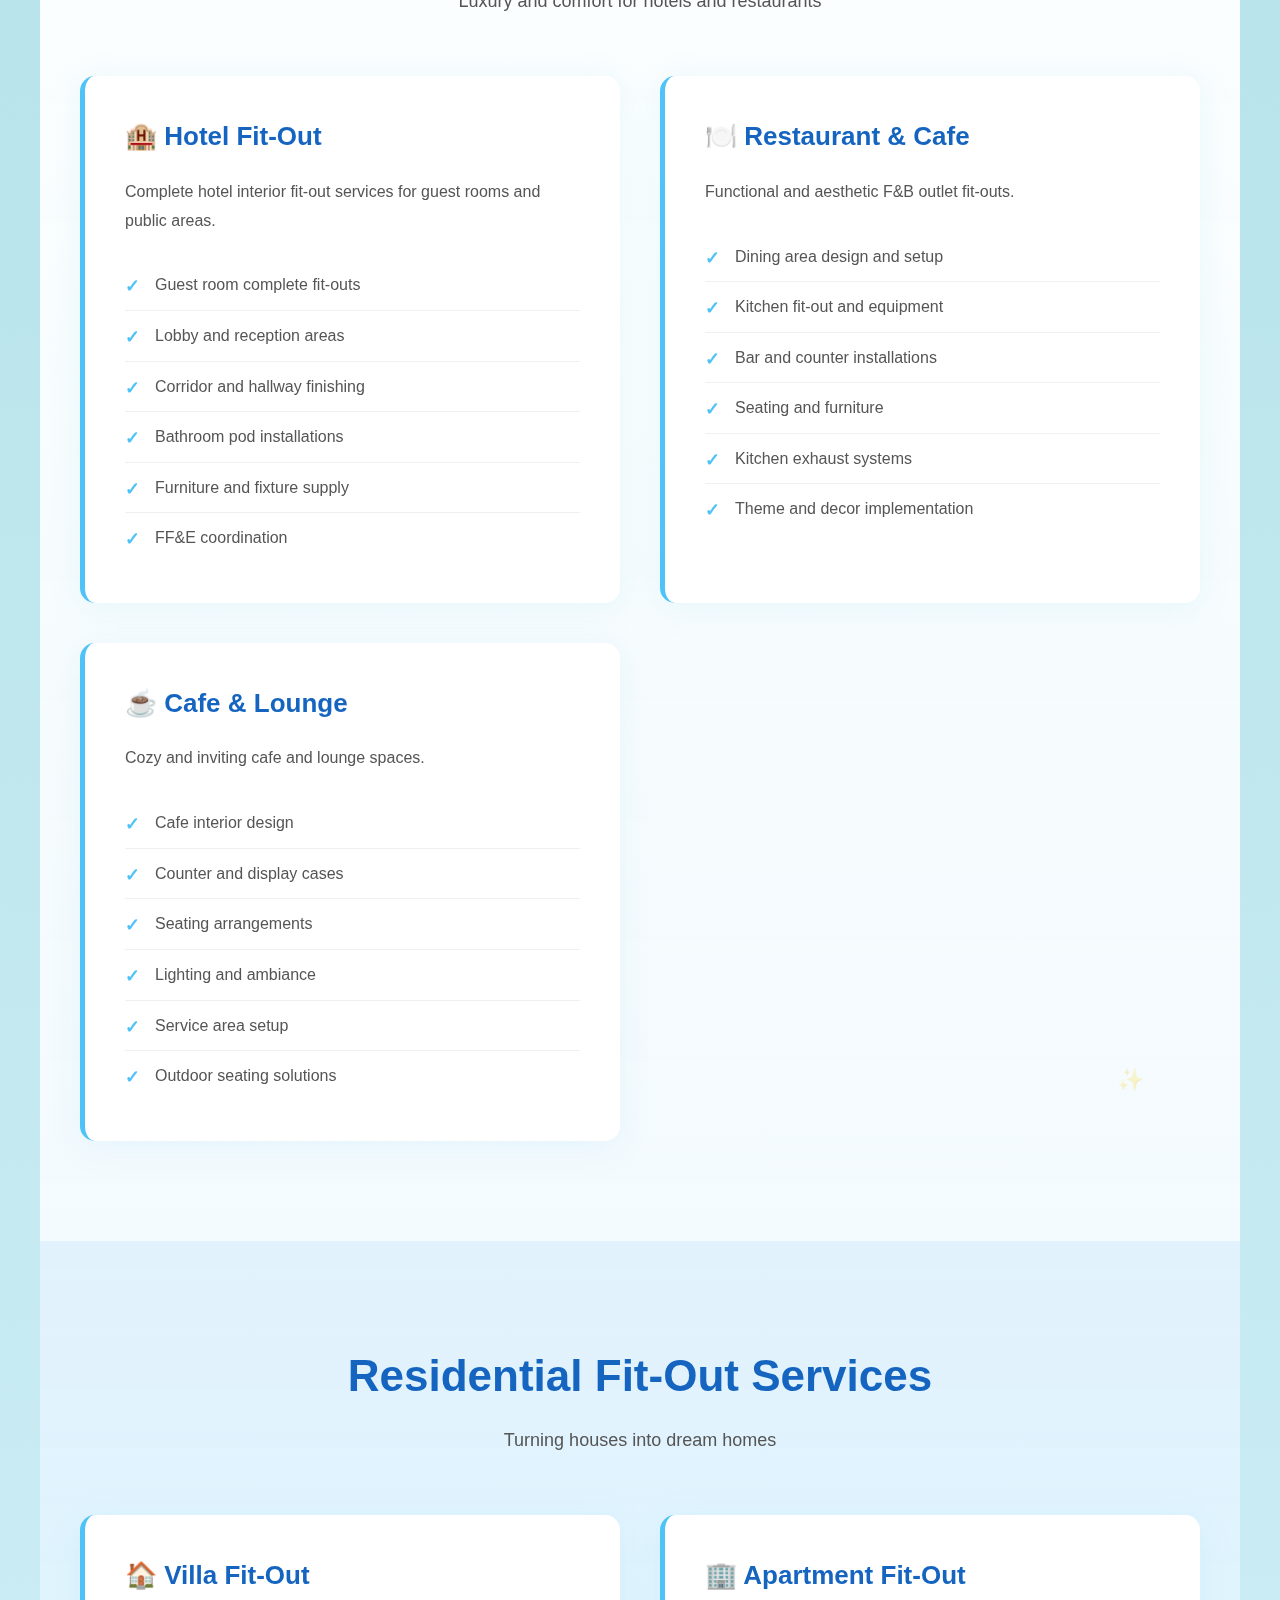
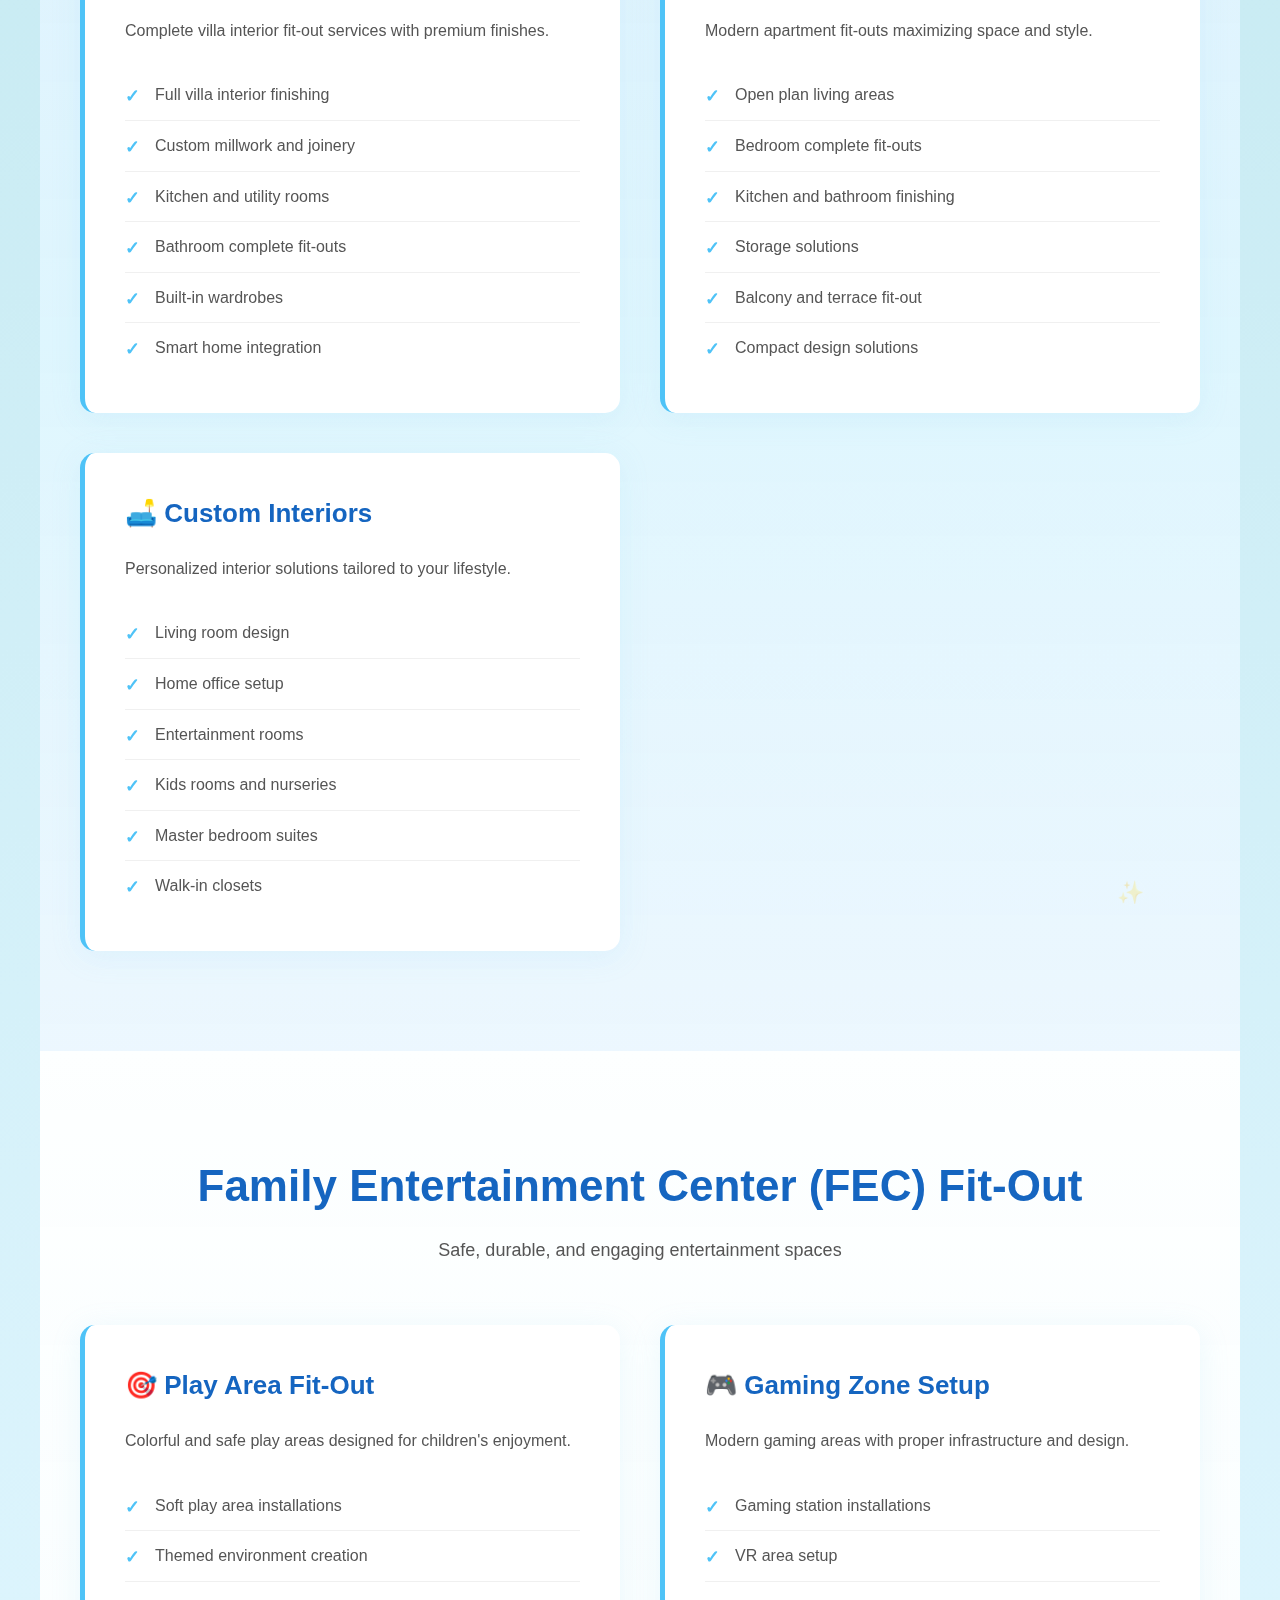
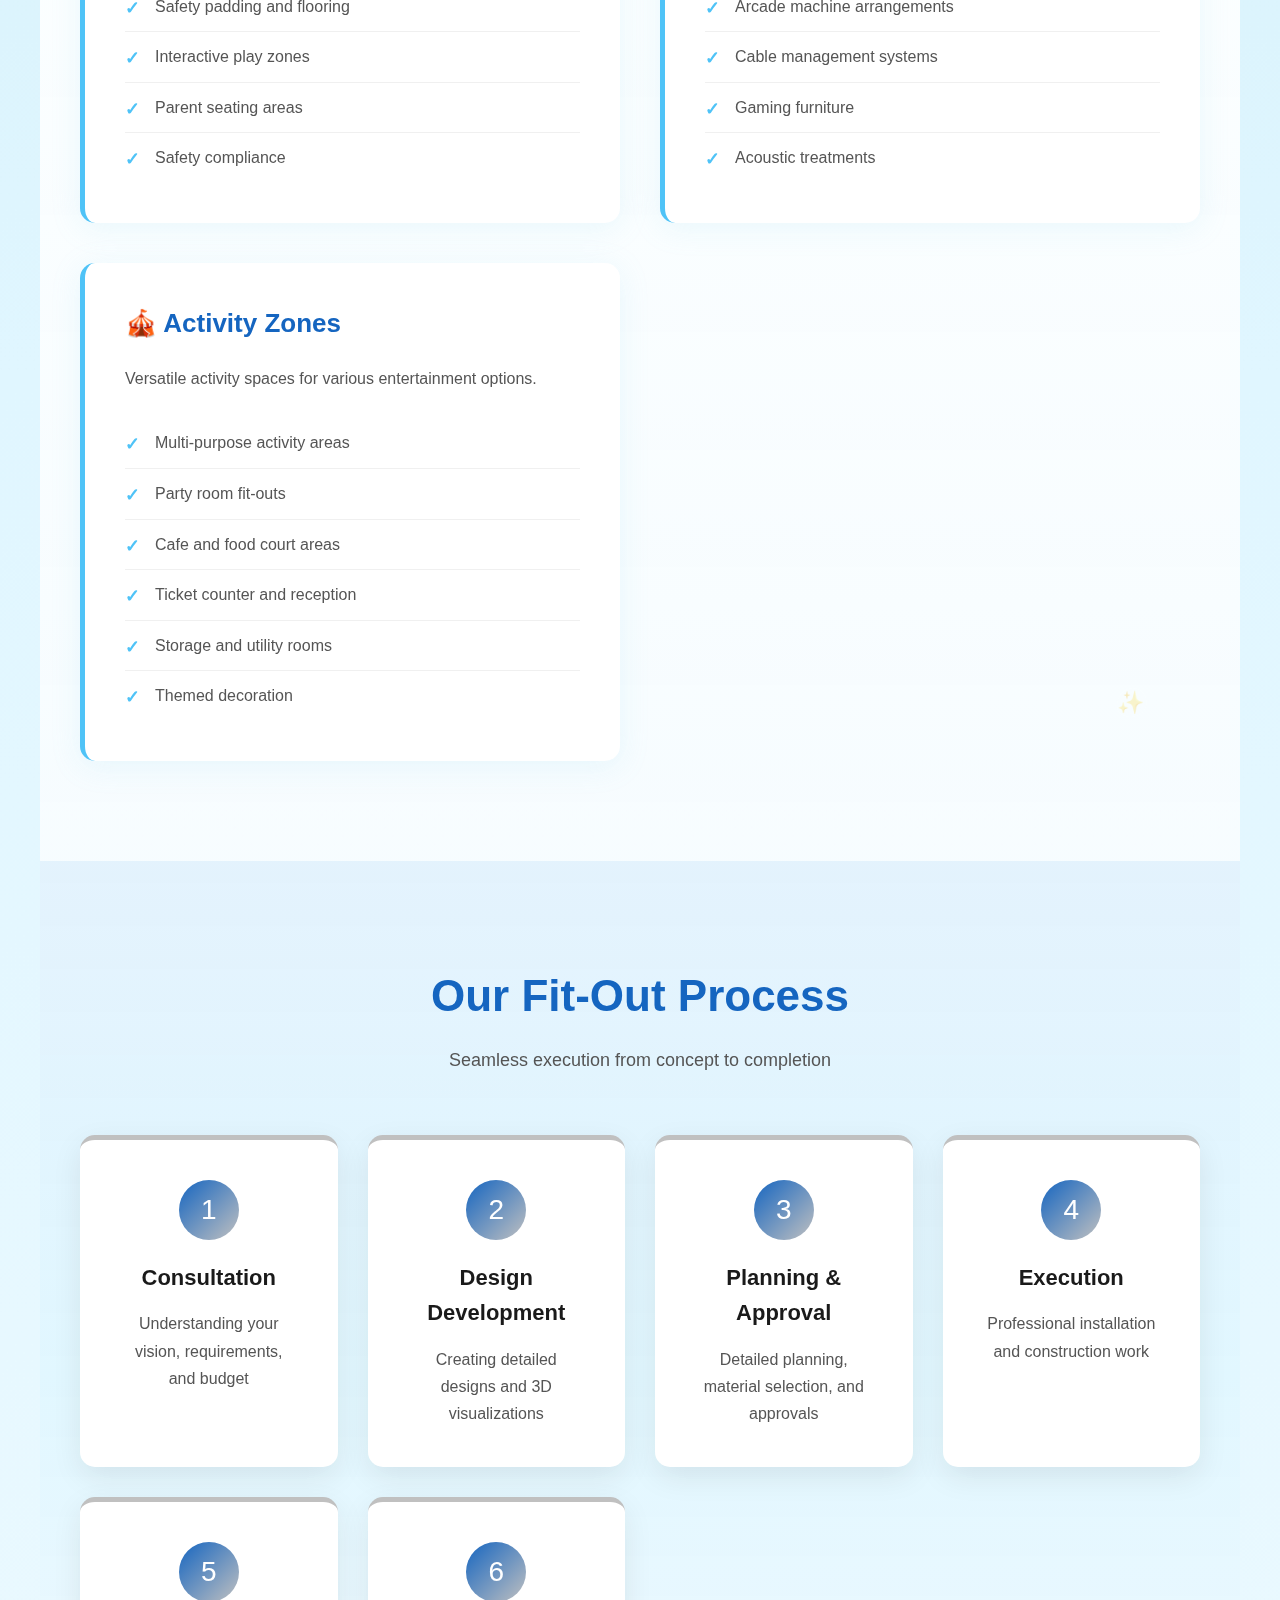
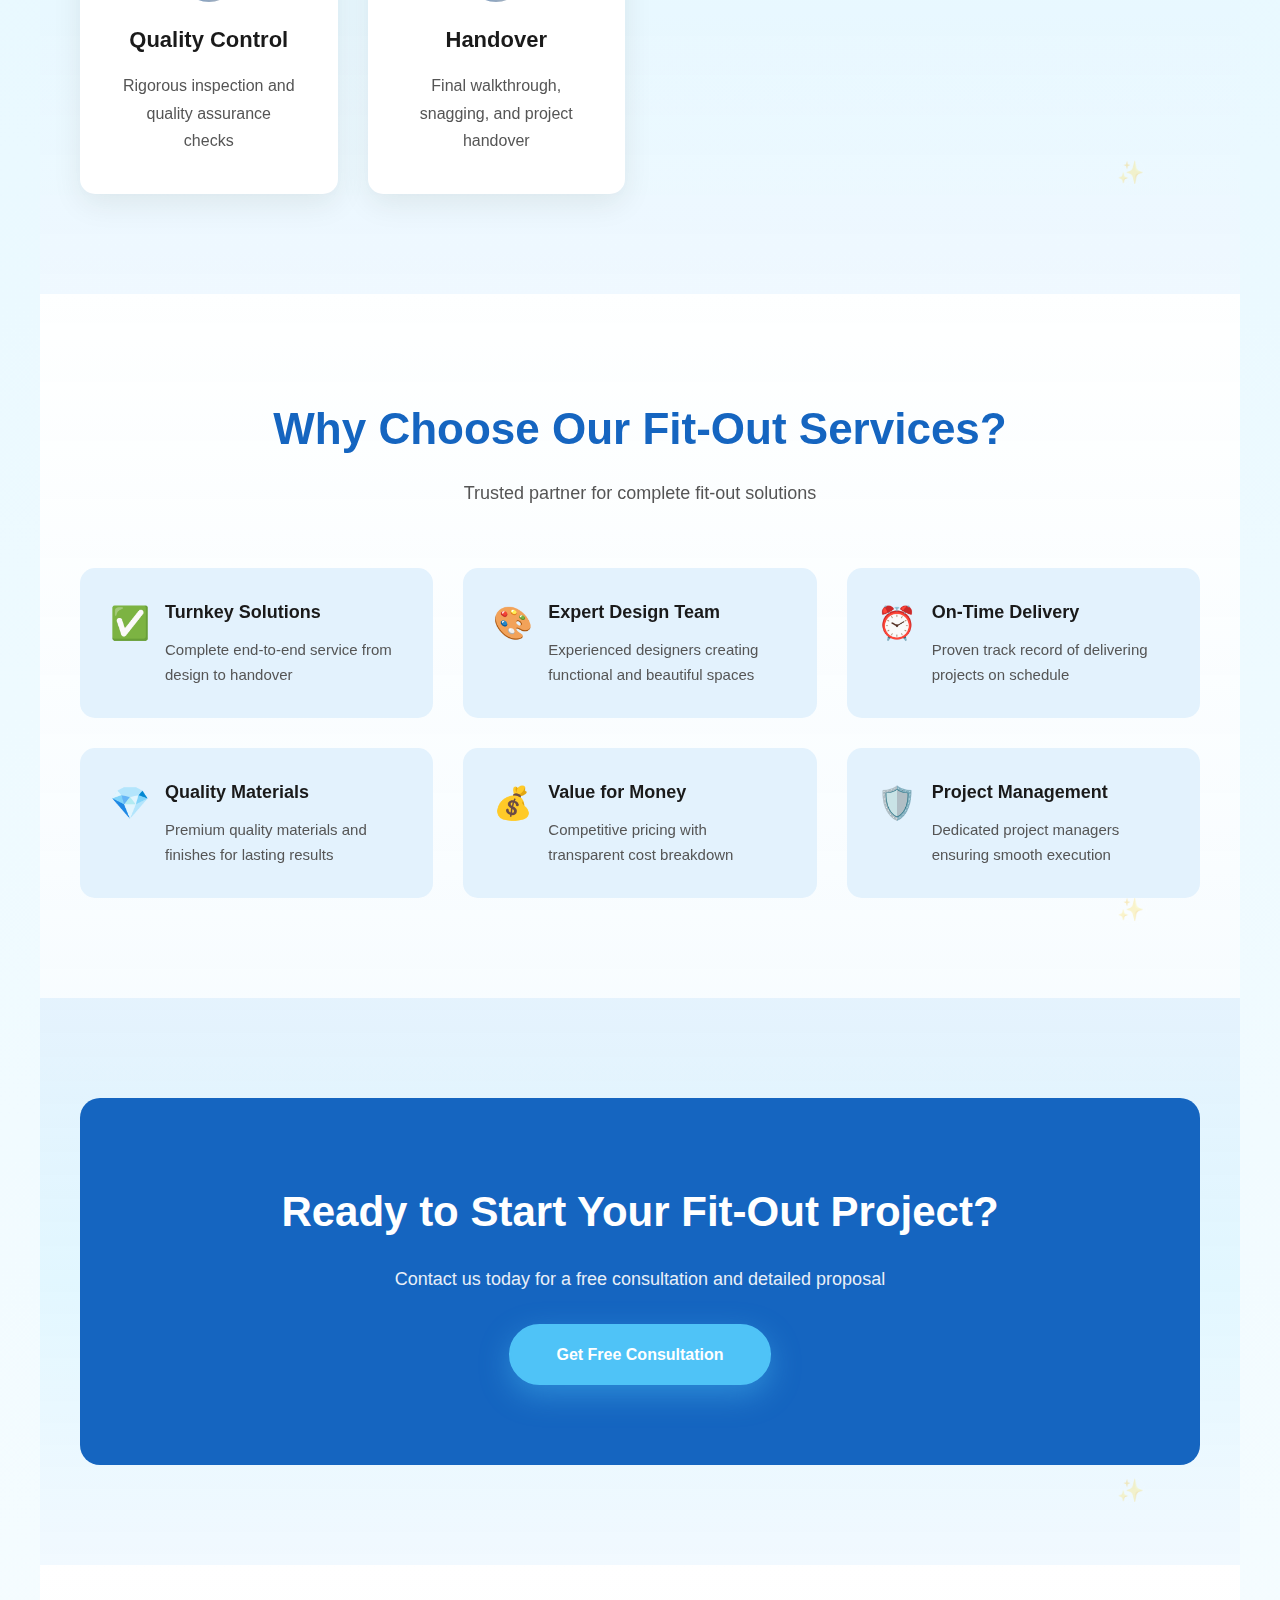
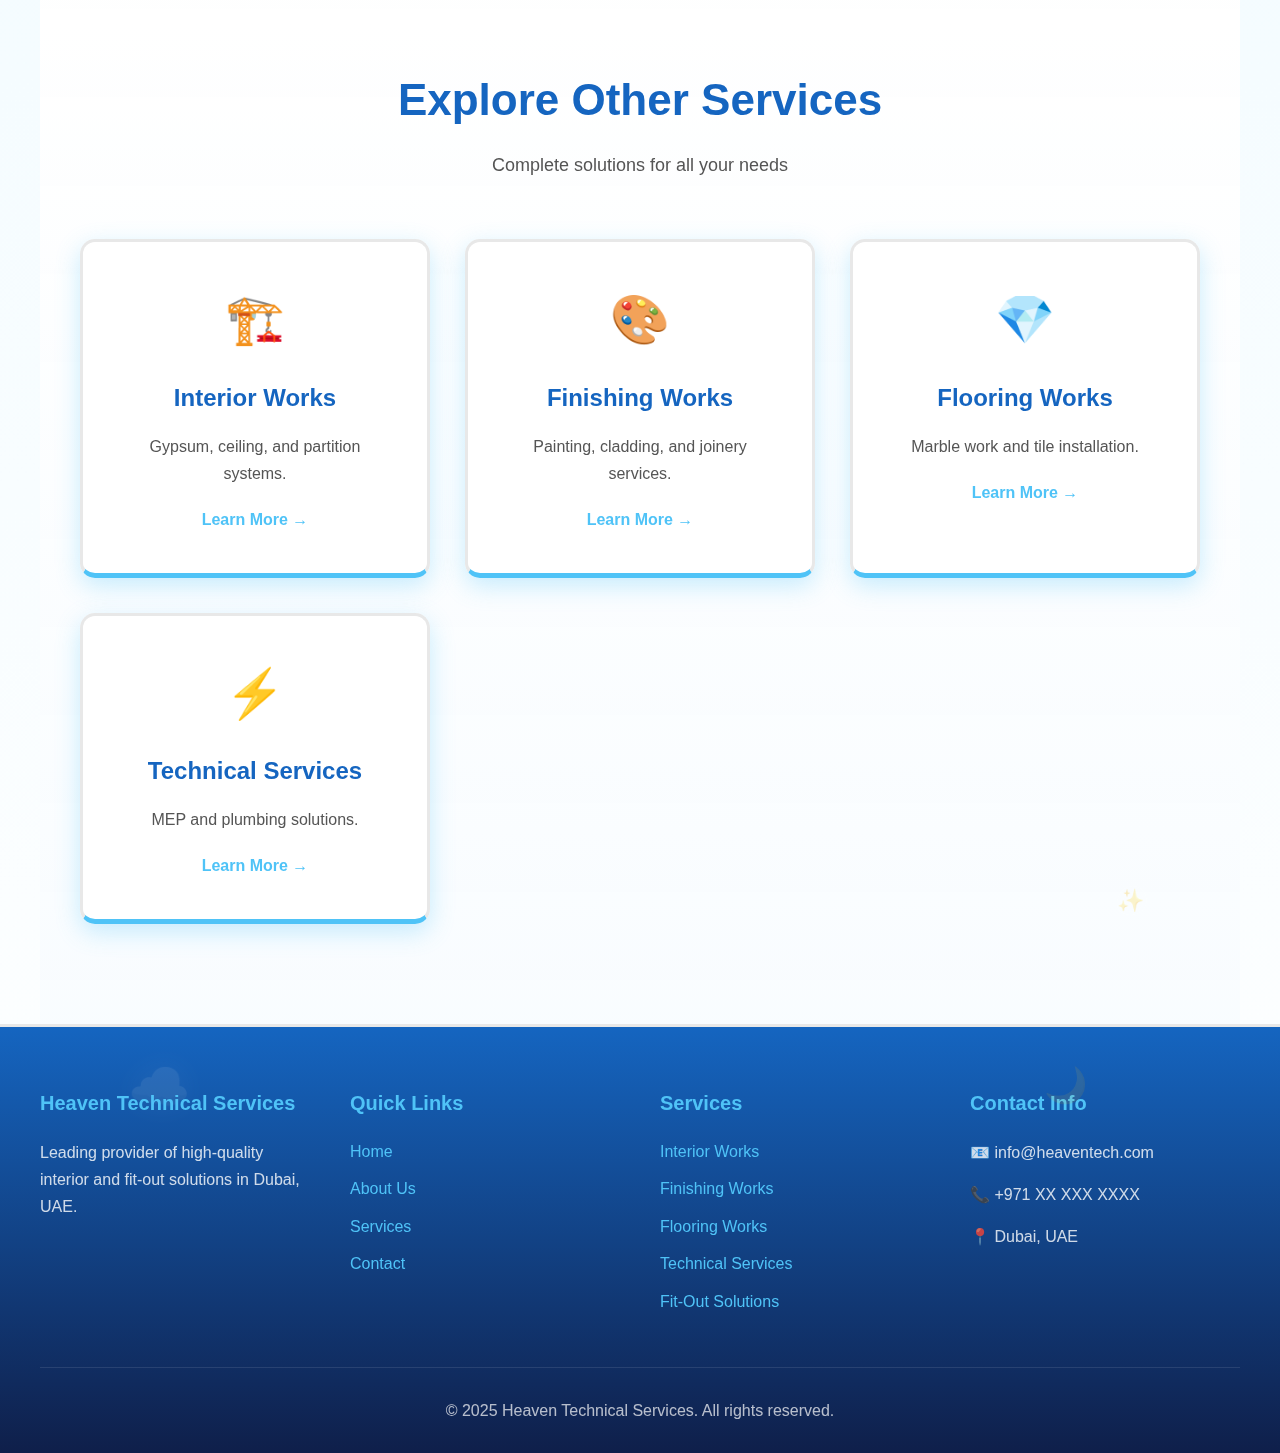
<file: fitout.html>
<!DOCTYPE html>
<html lang="en">
<head>
    <meta charset="UTF-8">
    <meta name="viewport" content="width=device-width, initial-scale=1.0">
    <title>Fit-Out Solutions - Complete Interior Fit-Out Services | Heaven Technical Services</title>
    <meta name="description" content="Professional finishing works including painting, cladding, and joinery services in Dubai, UAE.">
    <link rel="stylesheet" href="css/style.css">
    <style>
        .overlap-section {
            position: relative;
            padding: 100px 40px;
            overflow: visible;
        }
        .overlap-container {
            max-width: 1200px;
            margin: 0 auto;
            position: relative;
        }
        .overlap-img {
            position: absolute;
            right: -100px;
            top: 50px;
            width: 500px;
            height: 600px;
            border-radius: 20px;
            overflow: hidden;
            box-shadow: 0 30px 80px rgba(0,0,0,0.3);
            transform: rotate(3deg);
            z-index: 5;
            border: 5px solid var(--primary-pink);
            transition: all 0.6s ease;
            opacity: 0;
            animation: fadeInRotate 1s ease forwards 0.4s;
        }
        .overlap-img:hover {
            transform: rotate(0deg) scale(1.05);
            box-shadow: 0 40px 100px rgba(216, 63, 135, 0.4);
            border-color: var(--accent-coral);
        }
        @keyframes fadeInRotate {
            from {
                opacity: 0;
                transform: rotate(3deg) translateX(50px);
            }
            to {
                opacity: 1;
                transform: rotate(3deg) translateX(0);
            }
        }
        .overlap-img::after {
            content: '';
            position: absolute;
            top: -20px;
            right: -20px;
            width: 100px;
            height: 100px;
            background: var(--primary-pink);
            opacity: 0.2;
            border-radius: 50%;
            transition: all 0.5s ease;
        }
        .overlap-img:hover::after {
            width: 150px;
            height: 150px;
            opacity: 0.3;
        }
        .overlap-content {
            max-width: 650px;
            background: white;
            padding: 60px;
            border-radius: 20px;
            box-shadow: 0 20px 60px rgba(0,0,0,0.15);
            position: relative;
            z-index: 10;
        }
        .side-overlap-section {
            position: relative;
            padding: 120px 40px;
            background: var(--bg-white);
        }
        .side-overlap-grid {
            max-width: 1400px;
            margin: 0 auto;
            display: grid;
            grid-template-columns: 1.2fr 0.8fr;
            gap: 60px;
            align-items: center;
        }
        .side-img-stack {
            position: relative;
            height: 600px;
        }
        .side-img-back {
            position: absolute;
            left: 0;
            top: 40px;
            width: 85%;
            height: 520px;
            border-radius: 20px;
            overflow: hidden;
            box-shadow: 0 20px 60px rgba(0,0,0,0.2);
            z-index: 1;
            border: 4px solid var(--primary-pink);
            transition: all 0.6s ease;
            opacity: 0;
            animation: slideInLeft 1s ease forwards 0.3s;
        }
        .side-img-back:hover {
            transform: translateX(-10px);
            box-shadow: 0 30px 80px rgba(216, 63, 135, 0.3);
        }
        @keyframes slideInLeft {
            from {
                opacity: 0;
                transform: translateX(-50px);
            }
            to {
                opacity: 1;
                transform: translateX(0);
            }
        }
        .side-img-front {
            position: absolute;
            right: 0;
            bottom: 40px;
            width: 70%;
            height: 450px;
            border-radius: 20px;
            overflow: hidden;
            box-shadow: 0 30px 80px rgba(0,0,0,0.3);
            z-index: 2;
            border: 6px solid var(--primary-pink);
            transition: all 0.6s ease;
            opacity: 0;
            animation: slideInRight 1s ease forwards 0.6s;
        }
        .side-img-front:hover {
            transform: translateX(10px) scale(1.05);
            box-shadow: 0 40px 100px rgba(216, 63, 135, 0.4);
            border-color: var(--accent-coral);
        }
        @keyframes slideInRight {
            from {
                opacity: 0;
                transform: translateX(50px);
            }
            to {
                opacity: 1;
                transform: translateX(0);
            }
        }
        .diagonal-section {
            position: relative;
            padding: 120px 40px;
            overflow: hidden;
            background: var(--bg-light);
        }
        .diagonal-grid {
            max-width: 1400px;
            margin: 0 auto;
            display: grid;
            grid-template-columns: 1fr 1fr;
            gap: 80px;
            align-items: center;
        }
        .diagonal-img {
            position: relative;
            transform: rotate(-2deg);
            border-radius: 20px;
            overflow: hidden;
            box-shadow: 0 30px 80px rgba(0,0,0,0.3);
            transition: all 0.6s ease;
            border: 5px solid var(--primary-pink);
            opacity: 0;
            animation: fadeInDiagonal 1s ease forwards 0.4s;
        }
        .diagonal-img:hover {
            transform: rotate(0deg) scale(1.03);
            box-shadow: 0 40px 100px rgba(216, 63, 135, 0.4);
            border-color: var(--accent-coral);
        }
        @keyframes fadeInDiagonal {
            from {
                opacity: 0;
                transform: rotate(-2deg) scale(0.95);
            }
            to {
                opacity: 1;
                transform: rotate(-2deg) scale(1);
            }
        }
        .diagonal-img::after {
            content: '';
            position: absolute;
            bottom: -10px;
            left: -10px;
            width: 80px;
            height: 80px;
            background: var(--primary-pink);
            opacity: 0.3;
            border-radius: 20px;
            transition: all 0.5s ease;
        }
        .diagonal-img:hover::after {
            width: 120px;
            height: 120px;
            opacity: 0.4;
        }
        .floating-badge {
            position: absolute;
            top: 20px;
            right: 20px;
            background: var(--primary-pink);
            color: white;
            padding: 15px 25px;
            border-radius: 50px;
            font-weight: 600;
            font-size: 14px;
            box-shadow: 0 10px 30px rgba(216, 63, 135, 0.4);
            z-index: 20;
        }
        .img-placeholder {
            width: 100%;
            height: 100%;
            background: linear-gradient(135deg, var(--primary-purple) 0%, var(--primary-pink) 100%);
            display: flex;
            align-items: center;
            justify-content: center;
            color: white;
            font-size: 16px;
            font-weight: 600;
            text-align: center;
            padding: 20px;
            transition: all 0.5s ease;
        }
        .overlap-img img, .side-img-back img, .side-img-front img, .diagonal-img img {
            width: 100%;
            height: 100%;
            object-fit: cover;
            transition: transform 0.6s ease;
        }
        .overlap-img:hover img, .side-img-back:hover img, .side-img-front:hover img, .diagonal-img:hover img {
            transform: scale(1.1);
        }
        .overlap-img:hover, .side-img-front:hover, .diagonal-img:hover {
            box-shadow: 0 40px 100px rgba(216, 63, 135, 0.5), 0 0 40px rgba(216, 63, 135, 0.3);
        }
        @media (max-width: 1200px) {
            .overlap-img {
                position: relative;
                right: 0;
                width: 100%;
                max-width: 500px;
                margin: 40px auto;
                transform: none;
            }
            .overlap-content {
                max-width: 100%;
            }
            .side-overlap-grid, .diagonal-grid {
                grid-template-columns: 1fr;
                gap: 40px;
            }
            .side-img-stack {
                height: 500px;
            }
        }
    </style>
</head>
<body>
    <nav id="navbar">
        <div class="nav-container">
            <a href="index.html" class="logo">
                <div class="logo-placeholder">HTS</div>
                <span>Heaven Technical Services</span>
            </a>
            <ul class="nav-links">
                <li><a href="index.html">Home</a></li>
                <li><a href="about.html">About</a></li>
                <li class="services-dropdown">
                    <a href="services.html" class="active">Services ▾</a>
                    <div class="dropdown-content">
                        <a href="services.html">All Services</a>
                        <a href="interior-works.html">Interior Works</a>
                        <a href="finishing-works.html">Finishing Works</a>
                        <a href="flooring-works.html">Flooring Works</a>
                        <a href="technical-services.html">Technical Services</a>
                        <a href="fitout.html" style="background: var(--bg-light); color: var(--primary-pink);">Fit-Out Solutions</a>
                    </div>
                </li>
                <li><a href="contact.html">Contact</a></li>
            </ul>
            <button class="mobile-menu-btn">☰</button>
        </div>
    </nav>

    <div class="breadcrumb">
        <div class="breadcrumb-container">
            <a href="index.html">Home</a> / <a href="services.html">Services</a> / <span>Fit-Out Solutions</span>
        </div>
    </div>

    <section class="hero small">
        <div class="hero-content">
            <h1>Fit-Out Solutions</h1>
            <p>End-to-end fit-out services for retail, hospitality, residential, and family entertainment centers</p>
        </div>
    </section>

    <div class="overlap-section bg-light">
        <div class="overlap-container">
            <div class="overlap-img">
                <div class="floating-badge">Turnkey Solutions</div>
                <div class="img-placeholder" style="height: 100%;">Fit-Out Project<br>Completion Photo<br>(500x600)</div>
            </div>
            <div class="overlap-content">
                <h2 style="font-size: 38px; margin-bottom: 20px; color: var(--text-dark); font-weight: 700;">Complete Fit-Out Solutions</h2>
                <p style="font-size: 17px; color: var(--text-light); line-height: 1.9; margin-bottom: 20px;">Our fit-out division delivers comprehensive turnkey solutions from concept to completion. We specialize in transforming empty spaces into functional, beautiful environments.</p>
                <p style="font-size: 17px; color: var(--text-light); line-height: 1.9; margin-bottom: 25px;">From retail stores to luxury hotels, residential villas to entertainment centers, we exceed expectations with every project.</p>
                <div style="display: flex; gap: 30px; margin-top: 25px;">
                    <div>
                        <h4 style="font-size: 36px; color: var(--primary-pink); font-weight: 700; margin-bottom: 5px;">150+</h4>
                        <p style="color: var(--text-light); font-size: 14px;">Fit-Out Projects</p>
                    </div>
                    <div>
                        <h4 style="font-size: 36px; color: var(--primary-pink); font-weight: 700; margin-bottom: 5px;">4</h4>
                        <p style="color: var(--text-light); font-size: 14px;">Specialized Sectors</p>
                    </div>
                </div>
            </div>
        </div>
    </div>

    <div class="side-overlap-section">
        <div class="side-overlap-grid">
            <div>
                <h2 style="font-size: 42px; margin-bottom: 25px; color: var(--text-dark); font-weight: 700;">Retail Fit-Out</h2>
                <p style="font-size: 18px; color: var(--text-light); line-height: 1.9; margin-bottom: 20px;">Creating engaging retail experiences that drive sales and enhance brand identity. Our retail fit-outs combine functionality with stunning visual appeal.</p>
                <h4 style="margin-top: 30px; margin-bottom: 20px; color: var(--text-dark); font-size: 22px;">What We Deliver:</h4>
                <div style="display: grid; gap: 15px;">
                    <div style="display: flex; gap: 12px; align-items: start;">
                        <span style="color: var(--primary-pink); font-size: 20px; font-weight: bold;">🏬</span>
                        <span style="color: var(--text-light); line-height: 1.7;">Store design, layout planning, and brand integration</span>
                    </div>
                    <div style="display: flex; gap: 12px; align-items: start;">
                        <span style="color: var(--primary-pink); font-size: 20px; font-weight: bold;">🛍️</span>
                        <span style="color: var(--text-light); line-height: 1.7;">Elegant showrooms with premium finishing touches</span>
                    </div>
                    <div style="display: flex; gap: 12px; align-items: start;">
                        <span style="color: var(--primary-pink); font-size: 20px; font-weight: bold;">🏪</span>
                        <span style="color: var(--text-light); line-height: 1.7;">Mall kiosks and shopping center unit fit-outs</span>
                    </div>
                    <div style="display: flex; gap: 12px; align-items: start;">
                        <span style="color: var(--primary-pink); font-size: 20px; font-weight: bold;">💡</span>
                        <span style="color: var(--text-light); line-height: 1.7;">Strategic lighting and display fixture installations</span>
                    </div>
                    <div style="display: flex; gap: 12px; align-items: start;">
                        <span style="color: var(--primary-pink); font-size: 20px; font-weight: bold;">⚡</span>
                        <span style="color: var(--text-light); line-height: 1.7;">Fast-track installations for quick openings</span>
                    </div>
                </div>
            </div>
            <div class="side-img-stack">
                <div class="side-img-back">
                    <div class="img-placeholder" style="height: 100%;">Retail Store<br>Fit-Out Photo<br>(85% width)</div>
                </div>
                <div class="side-img-front">
                    <div class="img-placeholder" style="height: 100%;">Display Area<br>Detail Shot<br>(70% width)</div>
                </div>
            </div>
        </div>
    </div>

    <div class="diagonal-section">
        <div class="diagonal-grid">
            <div class="diagonal-img">
                <div class="img-placeholder" style="height: 550px;">Hotel/Restaurant<br>Fit-Out Photo<br>(Full width)</div>
            </div>
            <div>
                <h2 style="font-size: 42px; margin-bottom: 25px; color: var(--text-dark); font-weight: 700;">Hospitality Fit-Out</h2>
                <p style="font-size: 18px; color: var(--text-light); line-height: 1.9; margin-bottom: 20px;">Luxury and comfort for hotels, restaurants, and cafes. We create inviting spaces that enhance guest experiences and operational efficiency.</p>
                <div style="background: white; padding: 30px; border-radius: 15px; margin-top: 30px;">
                    <h4 style="margin-bottom: 20px; color: var(--text-dark); font-size: 20px;">Our Hospitality Services:</h4>
                    <div style="display: grid; gap: 12px;">
                        <p style="color: var(--text-light); line-height: 1.7;"><strong>Hotel Fit-Out:</strong> Guest rooms, lobbies, and public areas</p>
                        <p style="color: var(--text-light); line-height: 1.7;"><strong>Restaurant & Cafe:</strong> Dining areas, kitchens, and bar installations</p>
                        <p style="color: var(--text-light); line-height: 1.7;"><strong>Lounge Spaces:</strong> Cozy and inviting ambiance with themed decor</p>
                        <p style="color: var(--text-light); line-height: 1.7;"><strong>FF&E Coordination:</strong> Complete furniture and fixture supply</p>
                    </div>
                </div>
                <div style="margin-top: 25px; padding: 25px; background: white; border-left: 4px solid var(--primary-pink); border-radius: 10px;">
                    <p style="color: var(--text-dark); font-weight: 600; margin-bottom: 8px;">Luxury Meets Functionality</p>
                    <p style="color: var(--text-light); font-size: 15px; line-height: 1.7;">Every detail designed to create memorable guest experiences while maintaining operational excellence.</p>
                </div>
            </div>
        </div>
    </div>

    <div class="side-overlap-section" style="background: var(--bg-light);">
        <div class="side-overlap-grid" style="grid-template-columns: 0.8fr 1.2fr;">
            <div class="side-img-stack">
                <div class="side-img-back">
                    <div class="img-placeholder" style="height: 100%;">Villa Interior<br>Fit-Out Photo<br>(85% width)</div>
                </div>
                <div class="side-img-front">
                    <div class="img-placeholder" style="height: 100%;">Custom Joinery<br>Detail Shot<br>(70% width)</div>
                </div>
            </div>
            <div>
                <h2 style="font-size: 42px; margin-bottom: 25px; color: var(--text-dark); font-weight: 700;">Residential Fit-Out</h2>
                <p style="font-size: 18px; color: var(--text-light); line-height: 1.9; margin-bottom: 20px;">Turning houses into dream homes with personalized interior solutions. From luxurious villas to modern apartments, we bring your vision to life.</p>
                <h4 style="margin-top: 30px; margin-bottom: 20px; color: var(--text-dark); font-size: 22px;">Complete Home Solutions:</h4>
                <div style="display: grid; gap: 15px;">
                    <div style="display: flex; gap: 12px; align-items: start;">
                        <span style="color: var(--primary-pink); font-size: 20px; font-weight: bold;">🏠</span>
                        <span style="color: var(--text-light); line-height: 1.7;">Villa complete interior finishing with premium materials</span>
                    </div>
                    <div style="display: flex; gap: 12px; align-items: start;">
                        <span style="color: var(--primary-pink); font-size: 20px; font-weight: bold;">🏢</span>
                        <span style="color: var(--text-light); line-height: 1.7;">Modern apartment fit-outs maximizing space</span>
                    </div>
                    <div style="display: flex; gap: 12px; align-items: start;">
                        <span style="color: var(--primary-pink); font-size: 20px; font-weight: bold;">🛋️</span>
                        <span style="color: var(--text-light); line-height: 1.7;">Custom millwork, joinery, and built-in wardrobes</span>
                    </div>
                    <div style="display: flex; gap: 12px; align-items: start;">
                        <span style="color: var(--primary-pink); font-size: 20px; font-weight: bold;">🏡</span>
                        <span style="color: var(--text-light); line-height: 1.7;">Kitchen and bathroom complete fit-outs</span>
                    </div>
                    <div style="display: flex; gap: 12px; align-items: start;">
                        <span style="color: var(--primary-pink); font-size: 20px; font-weight: bold;">📱</span>
                        <span style="color: var(--text-light); line-height: 1.7;">Smart home integration and automation</span>
                    </div>
                </div>
            </div>
        </div>
    </div>

    <div class="diagonal-section" style="background: var(--bg-white);">
        <div class="diagonal-grid">
            <div>
                <h2 style="font-size: 42px; margin-bottom: 25px; color: var(--text-dark); font-weight: 700;">Family Entertainment Centers</h2>
                <p style="font-size: 18px; color: var(--text-light); line-height: 1.9; margin-bottom: 20px;">Safe, durable, and engaging entertainment spaces for children and families. We create vibrant environments that inspire play and joy.</p>
                <div style="background: var(--bg-light); padding: 30px; border-radius: 15px; margin-top: 30px;">
                    <h4 style="margin-bottom: 20px; color: var(--text-dark); font-size: 20px;">FEC Solutions:</h4>
                    <div style="display: grid; gap: 12px;">
                        <p style="color: var(--text-light); line-height: 1.7;"><strong>Play Areas:</strong> Soft play installations with themed environments</p>
                        <p style="color: var(--text-light); line-height: 1.7;"><strong>Gaming Zones:</strong> VR areas and arcade setups with infrastructure</p>
                        <p style="color: var(--text-light); line-height: 1.7;"><strong>Activity Spaces:</strong> Party rooms and multi-purpose areas</p>
                        <p style="color: var(--text-light); line-height: 1.7;"><strong>Safety First:</strong> Safety padding, compliance, and certifications</p>
                    </div>
                </div>
                <div style="margin-top: 25px; padding: 25px; background: white; border-left: 4px solid var(--primary-pink); border-radius: 10px;">
                    <p style="color: var(--text-dark); font-weight: 600; margin-bottom: 8px;">Built for Fun & Safety</p>
                    <p style="color: var(--text-light); font-size: 15px; line-height: 1.7;">Colorful, engaging designs that meet all safety standards and create unforgettable experiences.</p>
                </div>
            </div>
            <div class="diagonal-img">
                <div class="img-placeholder" style="height: 550px;">FEC Play Area<br>Project Photo<br>(Full width)</div>
            </div>
        </div>
    </div>

    <section class="bg-light">
        <h2 class="section-title">Retail Fit-Out Services</h2>
        <p class="section-subtitle">Creating engaging retail experiences</p>
        <div class="service-detail-grid">
            <div class="service-detail-card">
                <h3>🏬 Store Design & Build</h3>
                <p>Complete retail store fit-out from concept to completion.</p>
                <ul class="service-features">
                    <li>Store layout and space planning</li>
                    <li>Brand identity integration</li>
                    <li>Customer flow optimization</li>
                    <li>Display fixture installations</li>
                    <li>Lighting design and setup</li>
                    <li>Signage and graphics</li>
                </ul>
            </div>
            <div class="service-detail-card">
                <h3>🛍️ Showroom Fit-Out</h3>
                <p>Elegant showroom interiors that showcase your products perfectly.</p>
                <ul class="service-features">
                    <li>Product display systems</li>
                    <li>Demo area setup</li>
                    <li>Reception and waiting areas</li>
                    <li>Premium finishing touches</li>
                    <li>Interactive display integration</li>
                    <li>Lighting and ambiance</li>
                </ul>
            </div>
            <div class="service-detail-card">
                <h3>🏪 Shopping Center Units</h3>
                <p>Mall kiosk and shop unit fit-outs for maximum impact.</p>
                <ul class="service-features">
                    <li>Kiosk design and build</li>
                    <li>Shop unit fit-outs</li>
                    <li>Mall compliance adherence</li>
                    <li>Fast track installations</li>
                    <li>Storage solutions</li>
                    <li>Checkout counter setups</li>
                </ul>
            </div>
        </div>
    </section>

    <section class="bg-white">
        <h2 class="section-title">Hospitality Fit-Out Services</h2>
        <p class="section-subtitle">Luxury and comfort for hotels and restaurants</p>
        <div class="service-detail-grid">
            <div class="service-detail-card">
                <h3>🏨 Hotel Fit-Out</h3>
                <p>Complete hotel interior fit-out services for guest rooms and public areas.</p>
                <ul class="service-features">
                    <li>Guest room complete fit-outs</li>
                    <li>Lobby and reception areas</li>
                    <li>Corridor and hallway finishing</li>
                    <li>Bathroom pod installations</li>
                    <li>Furniture and fixture supply</li>
                    <li>FF&E coordination</li>
                </ul>
            </div>
            <div class="service-detail-card">
                <h3>🍽️ Restaurant & Cafe</h3>
                <p>Functional and aesthetic F&B outlet fit-outs.</p>
                <ul class="service-features">
                    <li>Dining area design and setup</li>
                    <li>Kitchen fit-out and equipment</li>
                    <li>Bar and counter installations</li>
                    <li>Seating and furniture</li>
                    <li>Kitchen exhaust systems</li>
                    <li>Theme and decor implementation</li>
                </ul>
            </div>
            <div class="service-detail-card">
                <h3>☕ Cafe & Lounge</h3>
                <p>Cozy and inviting cafe and lounge spaces.</p>
                <ul class="service-features">
                    <li>Cafe interior design</li>
                    <li>Counter and display cases</li>
                    <li>Seating arrangements</li>
                    <li>Lighting and ambiance</li>
                    <li>Service area setup</li>
                    <li>Outdoor seating solutions</li>
                </ul>
            </div>
        </div>
    </section>

    <section class="bg-light">
        <h2 class="section-title">Residential Fit-Out Services</h2>
        <p class="section-subtitle">Turning houses into dream homes</p>
        <div class="service-detail-grid">
            <div class="service-detail-card">
                <h3>🏠 Villa Fit-Out</h3>
                <p>Complete villa interior fit-out services with premium finishes.</p>
                <ul class="service-features">
                    <li>Full villa interior finishing</li>
                    <li>Custom millwork and joinery</li>
                    <li>Kitchen and utility rooms</li>
                    <li>Bathroom complete fit-outs</li>
                    <li>Built-in wardrobes</li>
                    <li>Smart home integration</li>
                </ul>
            </div>
            <div class="service-detail-card">
                <h3>🏢 Apartment Fit-Out</h3>
                <p>Modern apartment fit-outs maximizing space and style.</p>
                <ul class="service-features">
                    <li>Open plan living areas</li>
                    <li>Bedroom complete fit-outs</li>
                    <li>Kitchen and bathroom finishing</li>
                    <li>Storage solutions</li>
                    <li>Balcony and terrace fit-out</li>
                    <li>Compact design solutions</li>
                </ul>
            </div>
            <div class="service-detail-card">
                <h3>🛋️ Custom Interiors</h3>
                <p>Personalized interior solutions tailored to your lifestyle.</p>
                <ul class="service-features">
                    <li>Living room design</li>
                    <li>Home office setup</li>
                    <li>Entertainment rooms</li>
                    <li>Kids rooms and nurseries</li>
                    <li>Master bedroom suites</li>
                    <li>Walk-in closets</li>
                </ul>
            </div>
        </div>
    </section>

    <section class="bg-white">
        <h2 class="section-title">Family Entertainment Center (FEC) Fit-Out</h2>
        <p class="section-subtitle">Safe, durable, and engaging entertainment spaces</p>
        <div class="service-detail-grid">
            <div class="service-detail-card">
                <h3>🎯 Play Area Fit-Out</h3>
                <p>Colorful and safe play areas designed for children's enjoyment.</p>
                <ul class="service-features">
                    <li>Soft play area installations</li>
                    <li>Themed environment creation</li>
                    <li>Safety padding and flooring</li>
                    <li>Interactive play zones</li>
                    <li>Parent seating areas</li>
                    <li>Safety compliance</li>
                </ul>
            </div>
            <div class="service-detail-card">
                <h3>🎮 Gaming Zone Setup</h3>
                <p>Modern gaming areas with proper infrastructure and design.</p>
                <ul class="service-features">
                    <li>Gaming station installations</li>
                    <li>VR area setup</li>
                    <li>Arcade machine arrangements</li>
                    <li>Cable management systems</li>
                    <li>Gaming furniture</li>
                    <li>Acoustic treatments</li>
                </ul>
            </div>
            <div class="service-detail-card">
                <h3>🎪 Activity Zones</h3>
                <p>Versatile activity spaces for various entertainment options.</p>
                <ul class="service-features">
                    <li>Multi-purpose activity areas</li>
                    <li>Party room fit-outs</li>
                    <li>Cafe and food court areas</li>
                    <li>Ticket counter and reception</li>
                    <li>Storage and utility rooms</li>
                    <li>Themed decoration</li>
                </ul>
            </div>
        </div>
    </section>

    <section class="bg-light">
        <h2 class="section-title">Our Fit-Out Process</h2>
        <p class="section-subtitle">Seamless execution from concept to completion</p>
        <div style="max-width: 1200px; margin: 0 auto; display: grid; grid-template-columns: repeat(auto-fit, minmax(250px, 1fr)); gap: 30px; margin-top: 60px;">
            <div style="background: white; padding: 40px; border-radius: 15px; box-shadow: 0 10px 30px rgba(0,0,0,0.08); border-top: 5px solid var(--primary-pink); text-align: center;">
                <div style="width: 60px; height: 60px; background: linear-gradient(135deg, var(--primary-purple) 0%, var(--primary-pink) 100%); border-radius: 50%; display: flex; align-items: center; justify-content: center; margin: 0 auto 20px; font-size: 28px; color: white;">1</div>
                <h3 style="font-size: 22px; margin-bottom: 15px; color: var(--text-dark);">Consultation</h3>
                <p style="color: var(--text-light); line-height: 1.7;">Understanding your vision, requirements, and budget</p>
            </div>
            <div style="background: white; padding: 40px; border-radius: 15px; box-shadow: 0 10px 30px rgba(0,0,0,0.08); border-top: 5px solid var(--primary-pink); text-align: center;">
                <div style="width: 60px; height: 60px; background: linear-gradient(135deg, var(--primary-purple) 0%, var(--primary-pink) 100%); border-radius: 50%; display: flex; align-items: center; justify-content: center; margin: 0 auto 20px; font-size: 28px; color: white;">2</div>
                <h3 style="font-size: 22px; margin-bottom: 15px; color: var(--text-dark);">Design Development</h3>
                <p style="color: var(--text-light); line-height: 1.7;">Creating detailed designs and 3D visualizations</p>
            </div>
            <div style="background: white; padding: 40px; border-radius: 15px; box-shadow: 0 10px 30px rgba(0,0,0,0.08); border-top: 5px solid var(--primary-pink); text-align: center;">
                <div style="width: 60px; height: 60px; background: linear-gradient(135deg, var(--primary-purple) 0%, var(--primary-pink) 100%); border-radius: 50%; display: flex; align-items: center; justify-content: center; margin: 0 auto 20px; font-size: 28px; color: white;">3</div>
                <h3 style="font-size: 22px; margin-bottom: 15px; color: var(--text-dark);">Planning & Approval</h3>
                <p style="color: var(--text-light); line-height: 1.7;">Detailed planning, material selection, and approvals</p>
            </div>
            <div style="background: white; padding: 40px; border-radius: 15px; box-shadow: 0 10px 30px rgba(0,0,0,0.08); border-top: 5px solid var(--primary-pink); text-align: center;">
                <div style="width: 60px; height: 60px; background: linear-gradient(135deg, var(--primary-purple) 0%, var(--primary-pink) 100%); border-radius: 50%; display: flex; align-items: center; justify-content: center; margin: 0 auto 20px; font-size: 28px; color: white;">4</div>
                <h3 style="font-size: 22px; margin-bottom: 15px; color: var(--text-dark);">Execution</h3>
                <p style="color: var(--text-light); line-height: 1.7;">Professional installation and construction work</p>
            </div>
            <div style="background: white; padding: 40px; border-radius: 15px; box-shadow: 0 10px 30px rgba(0,0,0,0.08); border-top: 5px solid var(--primary-pink); text-align: center;">
                <div style="width: 60px; height: 60px; background: linear-gradient(135deg, var(--primary-purple) 0%, var(--primary-pink) 100%); border-radius: 50%; display: flex; align-items: center; justify-content: center; margin: 0 auto 20px; font-size: 28px; color: white;">5</div>
                <h3 style="font-size: 22px; margin-bottom: 15px; color: var(--text-dark);">Quality Control</h3>
                <p style="color: var(--text-light); line-height: 1.7;">Rigorous inspection and quality assurance checks</p>
            </div>
            <div style="background: white; padding: 40px; border-radius: 15px; box-shadow: 0 10px 30px rgba(0,0,0,0.08); border-top: 5px solid var(--primary-pink); text-align: center;">
                <div style="width: 60px; height: 60px; background: linear-gradient(135deg, var(--primary-purple) 0%, var(--primary-pink) 100%); border-radius: 50%; display: flex; align-items: center; justify-content: center; margin: 0 auto 20px; font-size: 28px; color: white;">6</div>
                <h3 style="font-size: 22px; margin-bottom: 15px; color: var(--text-dark);">Handover</h3>
                <p style="color: var(--text-light); line-height: 1.7;">Final walkthrough, snagging, and project handover</p>
            </div>
        </div>
    </section>

    <section class="bg-white">
        <h2 class="section-title">Why Choose Our Fit-Out Services?</h2>
        <p class="section-subtitle">Trusted partner for complete fit-out solutions</p>
        <div style="max-width: 1200px; margin: 0 auto; display: grid; grid-template-columns: repeat(auto-fit, minmax(280px, 1fr)); gap: 30px; margin-top: 60px;">
            <div style="display: flex; gap: 15px; padding: 30px; background: var(--bg-light); border-radius: 15px;">
                <div style="font-size: 32px;">✅</div>
                <div>
                    <h4 style="font-size: 18px; margin-bottom: 10px; color: var(--text-dark);">Turnkey Solutions</h4>
                    <p style="font-size: 15px; color: var(--text-light); line-height: 1.7;">Complete end-to-end service from design to handover</p>
                </div>
            </div>
            <div style="display: flex; gap: 15px; padding: 30px; background: var(--bg-light); border-radius: 15px;">
                <div style="font-size: 32px;">🎨</div>
                <div>
                    <h4 style="font-size: 18px; margin-bottom: 10px; color: var(--text-dark);">Expert Design Team</h4>
                    <p style="font-size: 15px; color: var(--text-light); line-height: 1.7;">Experienced designers creating functional and beautiful spaces</p>
                </div>
            </div>
            <div style="display: flex; gap: 15px; padding: 30px; background: var(--bg-light); border-radius: 15px;">
                <div style="font-size: 32px;">⏰</div>
                <div>
                    <h4 style="font-size: 18px; margin-bottom: 10px; color: var(--text-dark);">On-Time Delivery</h4>
                    <p style="font-size: 15px; color: var(--text-light); line-height: 1.7;">Proven track record of delivering projects on schedule</p>
                </div>
            </div>
            <div style="display: flex; gap: 15px; padding: 30px; background: var(--bg-light); border-radius: 15px;">
                <div style="font-size: 32px;">💎</div>
                <div>
                    <h4 style="font-size: 18px; margin-bottom: 10px; color: var(--text-dark);">Quality Materials</h4>
                    <p style="font-size: 15px; color: var(--text-light); line-height: 1.7;">Premium quality materials and finishes for lasting results</p>
                </div>
            </div>
            <div style="display: flex; gap: 15px; padding: 30px; background: var(--bg-light); border-radius: 15px;">
                <div style="font-size: 32px;">💰</div>
                <div>
                    <h4 style="font-size: 18px; margin-bottom: 10px; color: var(--text-dark);">Value for Money</h4>
                    <p style="font-size: 15px; color: var(--text-light); line-height: 1.7;">Competitive pricing with transparent cost breakdown</p>
                </div>
            </div>
            <div style="display: flex; gap: 15px; padding: 30px; background: var(--bg-light); border-radius: 15px;">
                <div style="font-size: 32px;">🛡️</div>
                <div>
                    <h4 style="font-size: 18px; margin-bottom: 10px; color: var(--text-dark);">Project Management</h4>
                    <p style="font-size: 15px; color: var(--text-light); line-height: 1.7;">Dedicated project managers ensuring smooth execution</p>
                </div>
            </div>
        </div>
    </section>

    <section class="bg-light">
        <div style="max-width: 1200px; margin: 0 auto;">
            <div style="background: var(--primary-dark); color: white; padding: 80px 60px; border-radius: 20px; text-align: center;">
                <h2 style="font-size: 42px; margin-bottom: 20px; color: white;">Ready to Start Your Fit-Out Project?</h2>
                <p style="font-size: 18px; margin-bottom: 30px; opacity: 0.9;">Contact us today for a free consultation and detailed proposal</p>
                <a href="contact.html" class="cta-button">Get Free Consultation</a>
            </div>
        </div>
    </section>

    <section class="bg-white">
        <h2 class="section-title">Explore Other Services</h2>
        <p class="section-subtitle">Complete solutions for all your needs</p>
        <div class="services-overview-grid">
            <a href="interior-works.html" class="service-overview-card">
                <div class="service-icon">🏗️</div>
                <h3>Interior Works</h3>
                <p>Gypsum, ceiling, and partition systems.</p>
                <span class="learn-more">Learn More →</span>
            </a>
            <a href="finishing-works.html" class="service-overview-card">
                <div class="service-icon">🎨</div>
                <h3>Finishing Works</h3>
                <p>Painting, cladding, and joinery services.</p>
                <span class="learn-more">Learn More →</span>
            </a>
            <a href="flooring-works.html" class="service-overview-card">
                <div class="service-icon">💎</div>
                <h3>Flooring Works</h3>
                <p>Marble work and tile installation.</p>
                <span class="learn-more">Learn More →</span>
            </a>
            <a href="technical-services.html" class="service-overview-card">
                <div class="service-icon">⚡</div>
                <h3>Technical Services</h3>
                <p>MEP and plumbing solutions.</p>
                <span class="learn-more">Learn More →</span>
            </a>
        </div>
    </section>

    <footer>
        <div class="footer-container">
            <div class="footer-section">
                <h4>Heaven Technical Services</h4>
                <p>Leading provider of high-quality interior and fit-out solutions in Dubai, UAE.</p>
            </div>
            <div class="footer-section">
                <h4>Quick Links</h4>
                <ul>
                    <li><a href="index.html">Home</a></li>
                    <li><a href="about.html">About Us</a></li>
                    <li><a href="services.html">Services</a></li>
                    <li><a href="contact.html">Contact</a></li>
                </ul>
            </div>
            <div class="footer-section">
                <h4>Services</h4>
                <ul>
                    <li><a href="interior-works.html">Interior Works</a></li>
                    <li><a href="finishing-works.html">Finishing Works</a></li>
                    <li><a href="flooring-works.html">Flooring Works</a></li>
                    <li><a href="technical-services.html">Technical Services</a></li>
                    <li><a href="fitout.html">Fit-Out Solutions</a></li>
                </ul>
            </div>
            <div class="footer-section">
                <h4>Contact Info</h4>
                <p>📧 info@heaventech.com</p>
                <p>📞 +971 XX XXX XXXX</p>
                <p>📍 Dubai, UAE</p>
            </div>
        </div>
        <div class="footer-bottom">
            <p>&copy; 2025 Heaven Technical Services. All rights reserved.</p>
        </div>
    </footer>

    <script src="js/main.js"></script>
</body>
</html>
</file>
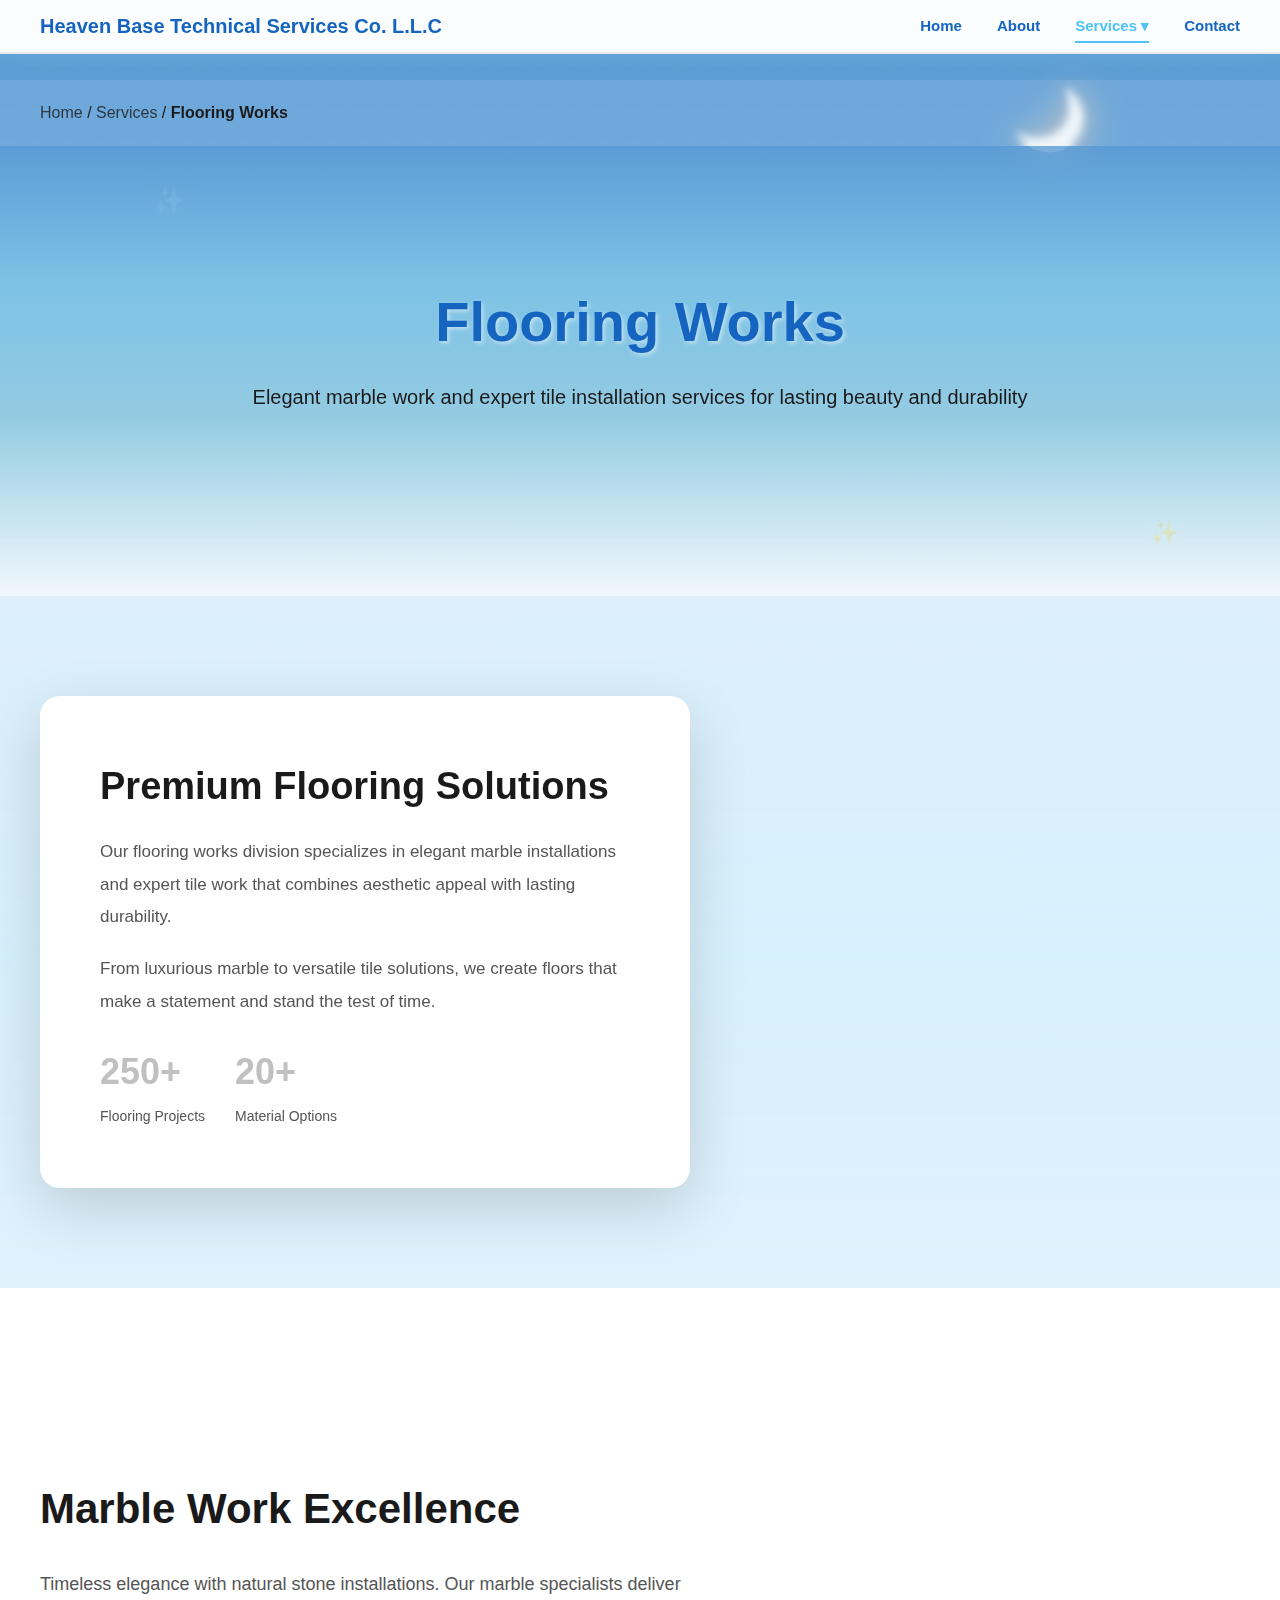
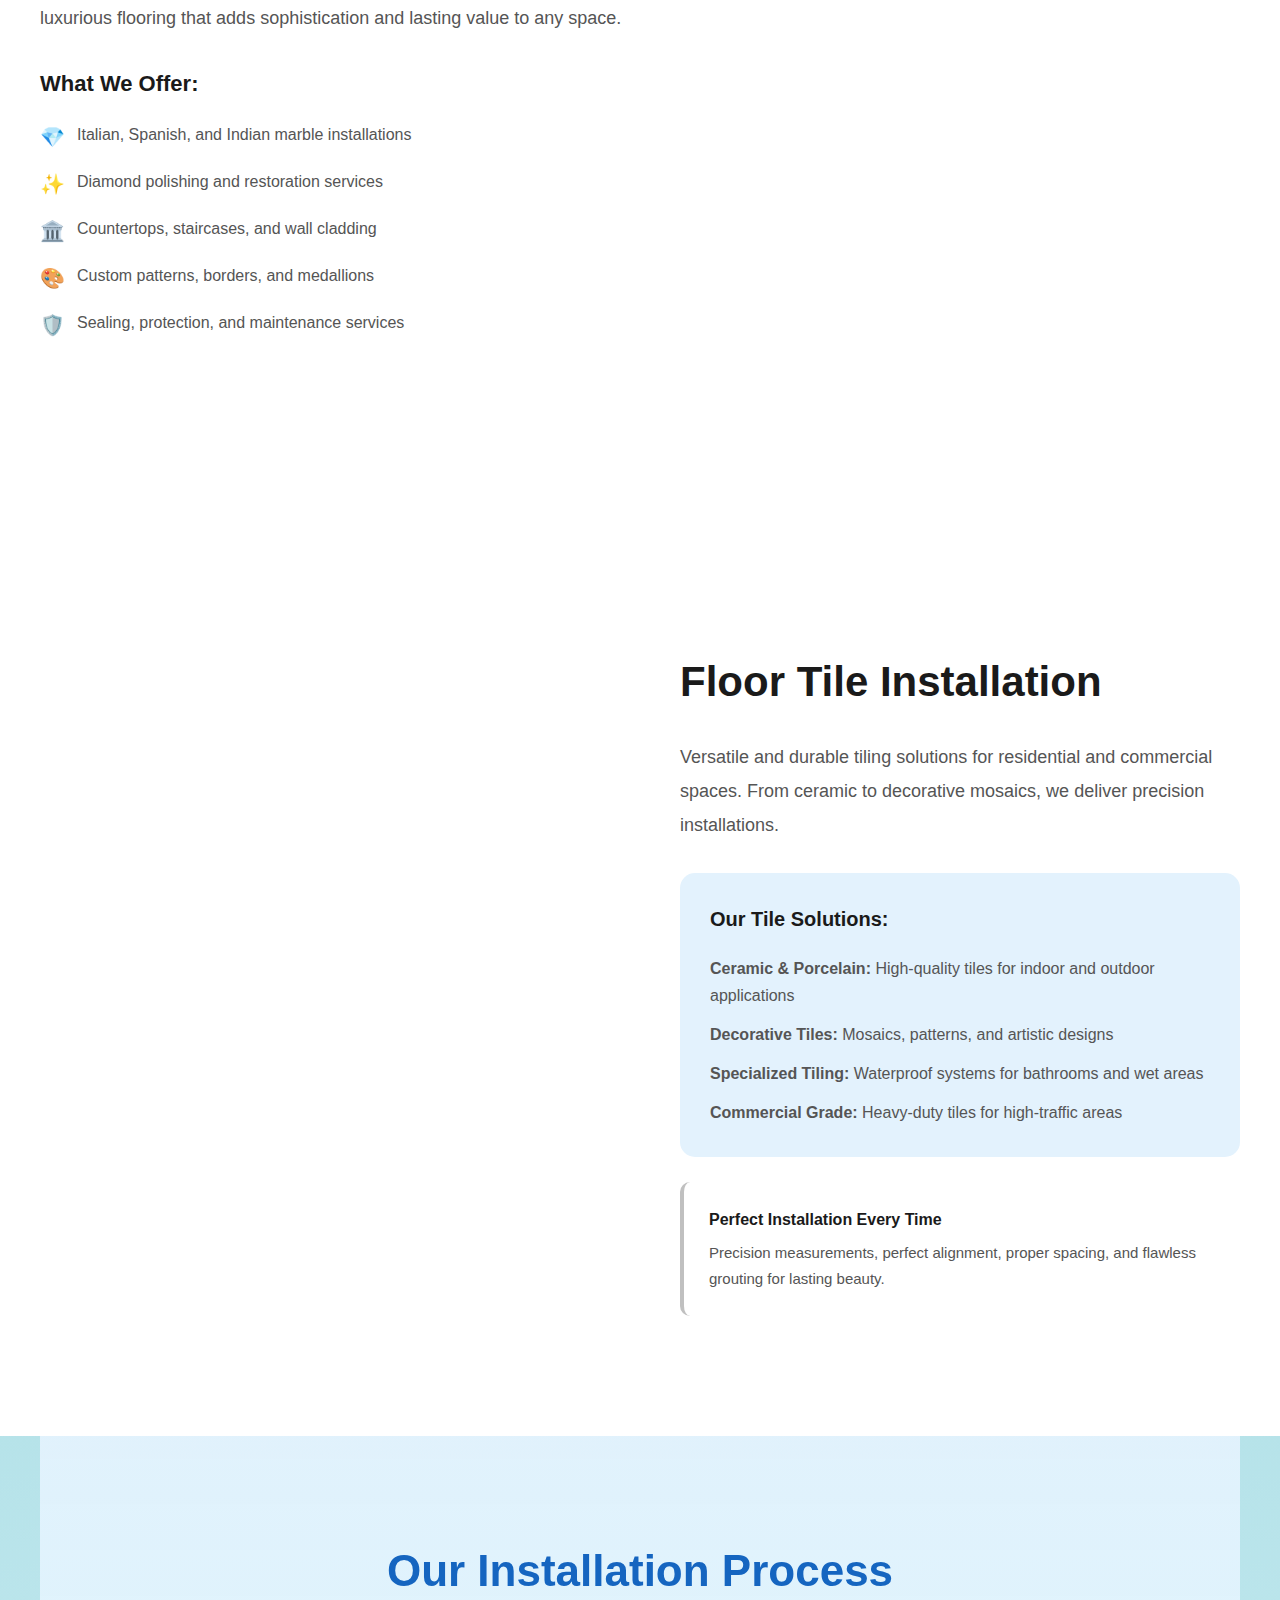
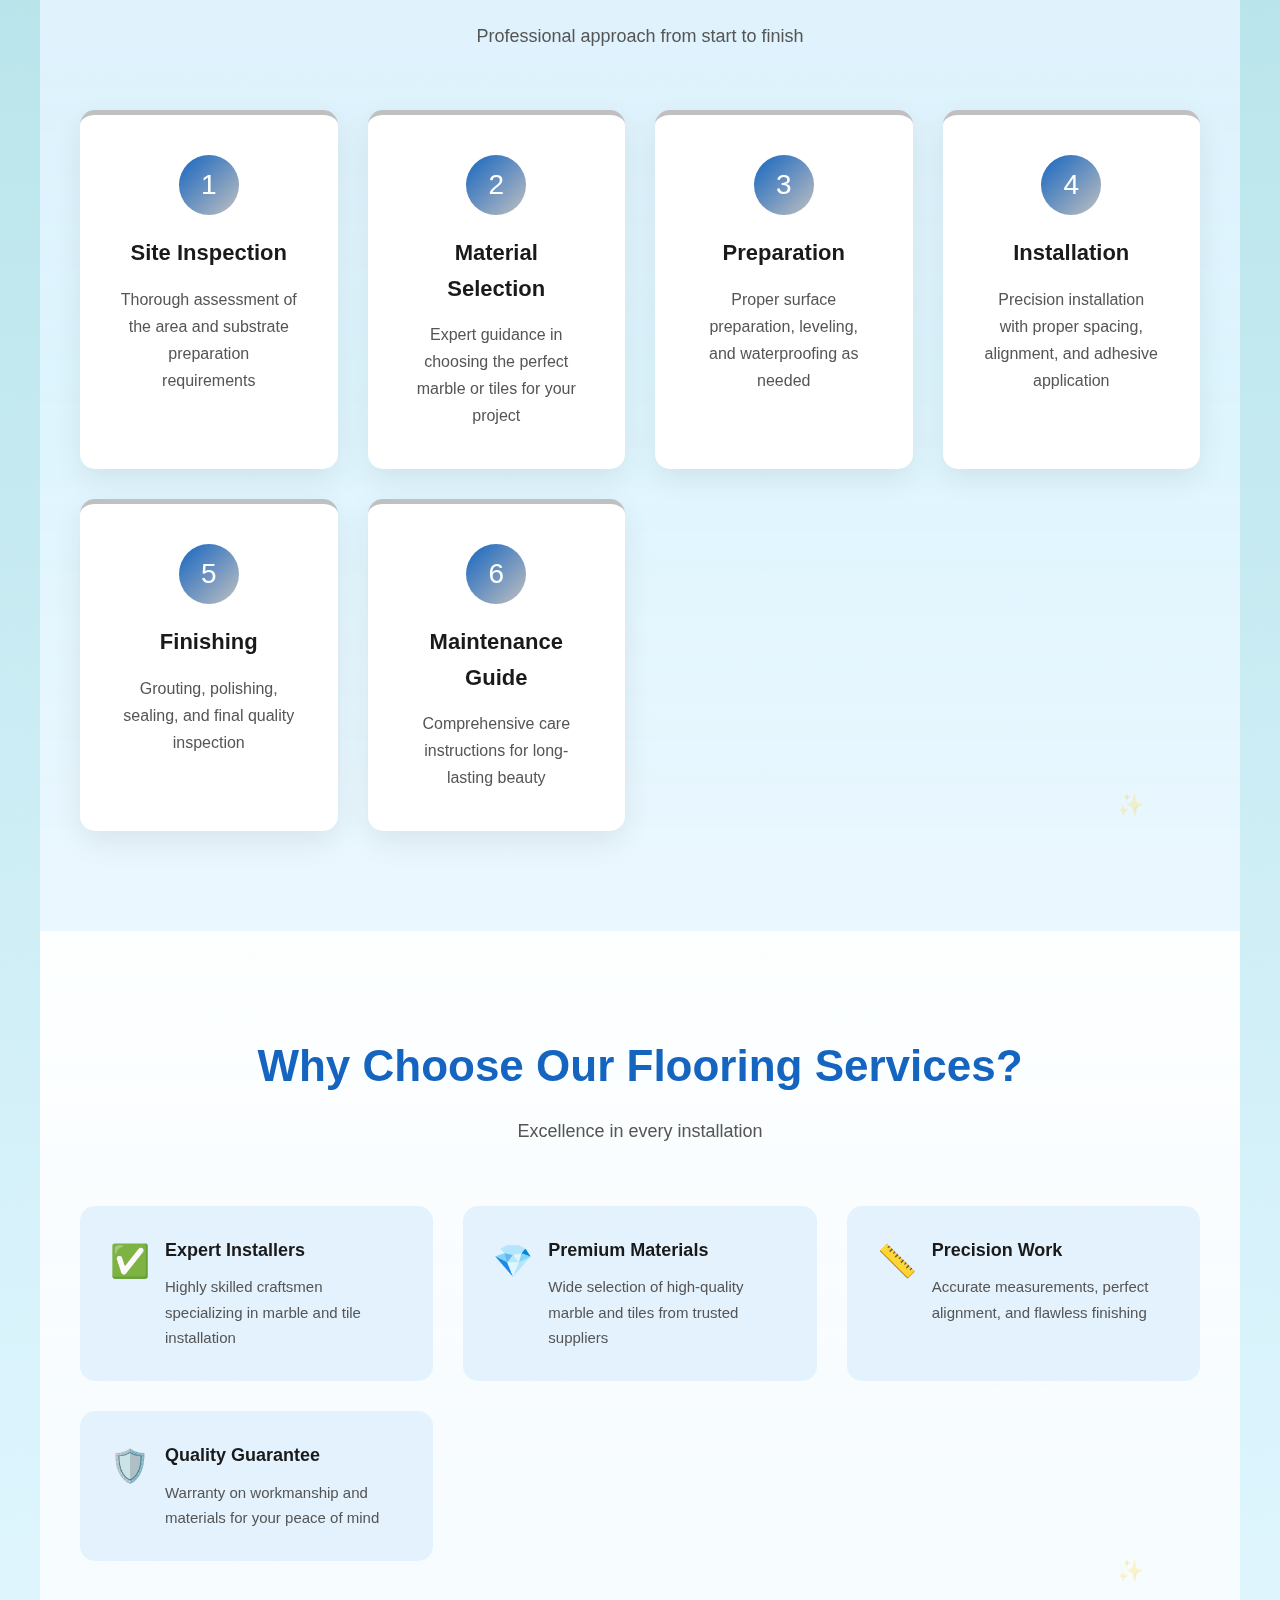
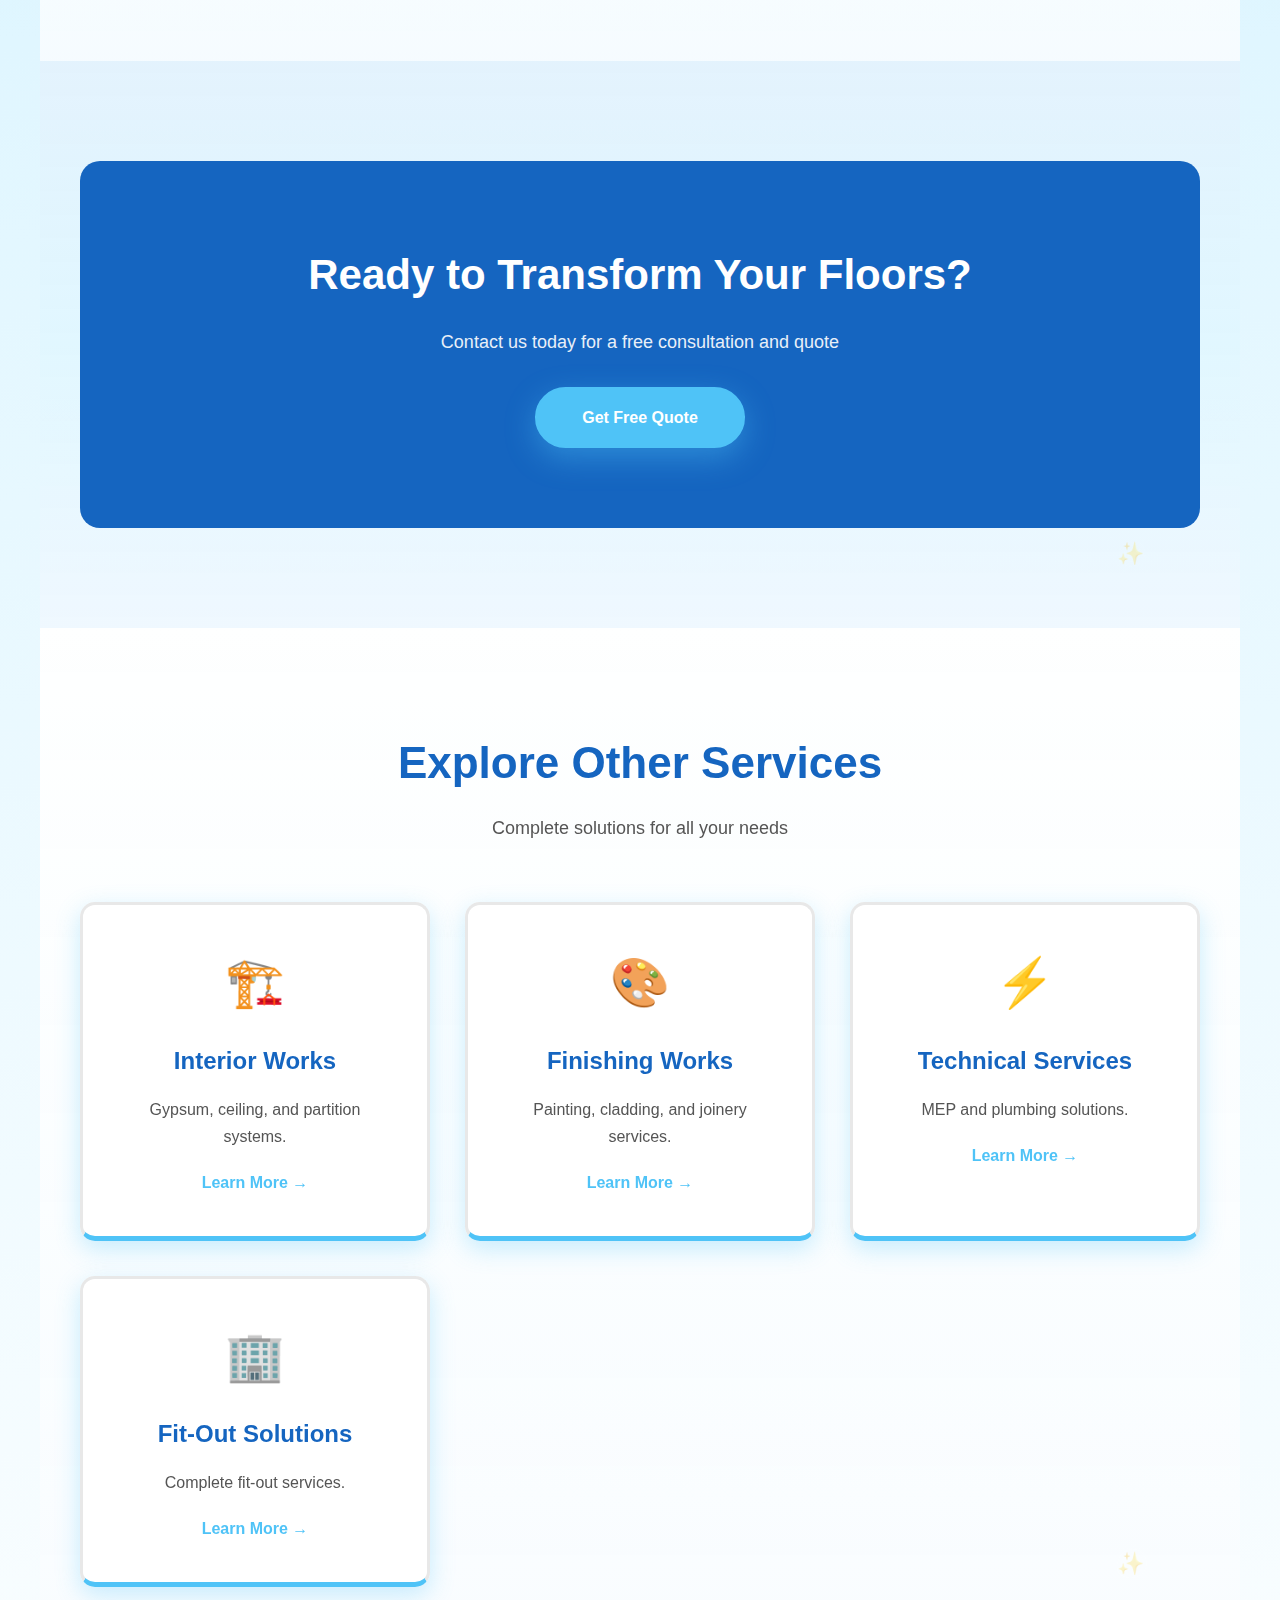
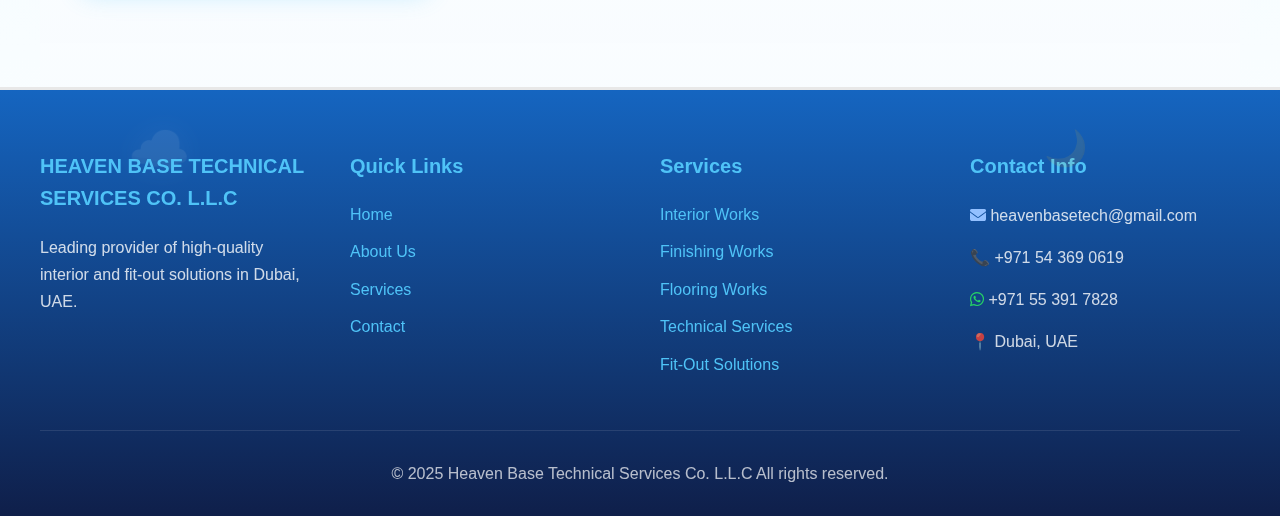
<file: flooring-works.html>
<!DOCTYPE html>
<html lang="en">
<head>
    <meta charset="UTF-8">
    <meta name="viewport" content="width=device-width, initial-scale=1.0">
    <title>Flooring Works - Marble & Tile Installation Services | Heaven Base Technical Services</title>
    <meta name="description" content="Expert flooring services including marble work and tile installation in Dubai, UAE.">
    <link rel="stylesheet" href="https://cdnjs.cloudflare.com/ajax/libs/font-awesome/6.6.0/css/all.min.css">
    <link rel="stylesheet" href="css/style.css">
    <style>
        /* Overlapping Image Styles */
        .overlap-section {
            position: relative;
            padding: 100px 40px;
            overflow: visible;
        }

        .overlap-container {
            max-width: 1200px;
            margin: 0 auto;
            position: relative;
        }

        .overlap-img {
            position: absolute;
            right: -100px;
            top: 50px;
            width: 500px;
            height: 600px;
            border-radius: 20px;
            overflow: hidden;
            box-shadow: 0 30px 80px rgba(0,0,0,0.3);
            transform: rotate(3deg);
            z-index: 5;
            border: 5px solid var(--primary-pink);
            transition: all 0.6s ease;
            opacity: 0;
            animation: fadeInRotate 1s ease forwards 0.4s;
        }

        .overlap-img:hover {
            transform: rotate(0deg) scale(1.05);
            box-shadow: 0 40px 100px rgba(216, 63, 135, 0.4);
            border-color: var(--accent-coral);
        }

        @keyframes fadeInRotate {
            from {
                opacity: 0;
                transform: rotate(3deg) translateX(50px);
            }
            to {
                opacity: 1;
                transform: rotate(3deg) translateX(0);
            }
        }

        .overlap-img::after {
            content: '';
            position: absolute;
            top: -20px;
            right: -20px;
            width: 100px;
            height: 100px;
            background: var(--primary-pink);
            opacity: 0.2;
            border-radius: 50%;
            transition: all 0.5s ease;
        }

        .overlap-img:hover::after {
            width: 150px;
            height: 150px;
            opacity: 0.3;
        }

        .overlap-content {
            max-width: 650px;
            background: white;
            padding: 60px;
            border-radius: 20px;
            box-shadow: 0 20px 60px rgba(0,0,0,0.15);
            position: relative;
            z-index: 10;
        }

        .side-overlap-section {
            position: relative;
            padding: 120px 40px;
            background: var(--bg-white);
        }

        .side-overlap-grid {
            max-width: 1400px;
            margin: 0 auto;
            display: grid;
            grid-template-columns: 1.2fr 0.8fr;
            gap: 60px;
            align-items: center;
        }

        .side-img-stack {
            position: relative;
            height: 600px;
        }

        .side-img-back {
            position: absolute;
            left: 0;
            top: 40px;
            width: 85%;
            height: 520px;
            border-radius: 20px;
            overflow: hidden;
            box-shadow: 0 20px 60px rgba(0,0,0,0.2);
            z-index: 1;
            border: 4px solid var(--primary-pink);
            transition: all 0.6s ease;
            opacity: 0;
            animation: slideInLeft 1s ease forwards 0.3s;
        }

        .side-img-back:hover {
            transform: translateX(-10px);
            box-shadow: 0 30px 80px rgba(216, 63, 135, 0.3);
        }

        @keyframes slideInLeft {
            from {
                opacity: 0;
                transform: translateX(-50px);
            }
            to {
                opacity: 1;
                transform: translateX(0);
            }
        }

        .side-img-front {
            position: absolute;
            right: 0;
            bottom: 40px;
            width: 70%;
            height: 450px;
            border-radius: 20px;
            overflow: hidden;
            box-shadow: 0 30px 80px rgba(0,0,0,0.3);
            z-index: 2;
            border: 6px solid var(--primary-pink);
            transition: all 0.6s ease;
            opacity: 0;
            animation: slideInRight 1s ease forwards 0.6s;
        }

        .side-img-front:hover {
            transform: translateX(10px) scale(1.05);
            box-shadow: 0 40px 100px rgba(216, 63, 135, 0.4);
            border-color: var(--accent-coral);
        }

        @keyframes slideInRight {
            from {
                opacity: 0;
                transform: translateX(50px);
            }
            to {
                opacity: 1;
                transform: translateX(0);
            }
        }

        .diagonal-section {
            position: relative;
            padding: 120px 40px;
            overflow: hidden;
            background: var(--bg-white);
        }

        .diagonal-grid {
            max-width: 1400px;
            margin: 0 auto;
            display: grid;
            grid-template-columns: 1fr 1fr;
            gap: 80px;
            align-items: center;
        }

        .diagonal-img {
            position: relative;
            transform: rotate(-2deg);
            border-radius: 20px;
            overflow: hidden;
            box-shadow: 0 30px 80px rgba(0,0,0,0.3);
            transition: all 0.6s ease;
            border: 5px solid var(--primary-pink);
            opacity: 0;
            animation: fadeInDiagonal 1s ease forwards 0.4s;
        }

        .diagonal-img:hover {
            transform: rotate(0deg) scale(1.03);
            box-shadow: 0 40px 100px rgba(216, 63, 135, 0.4);
            border-color: var(--accent-coral);
        }

        @keyframes fadeInDiagonal {
            from {
                opacity: 0;
                transform: rotate(-2deg) scale(0.95);
            }
            to {
                opacity: 1;
                transform: rotate(-2deg) scale(1);
            }
        }

        .diagonal-img::after {
            content: '';
            position: absolute;
            bottom: -10px;
            left: -10px;
            width: 80px;
            height: 80px;
            background: var(--primary-pink);
            opacity: 0.3;
            border-radius: 20px;
            transition: all 0.5s ease;
        }

        .diagonal-img:hover::after {
            width: 120px;
            height: 120px;
            opacity: 0.4;
        }

        .floating-badge {
            position: absolute;
            top: 20px;
            right: 20px;
            background: var(--primary-pink);
            color: white;
            padding: 15px 25px;
            border-radius: 50px;
            font-weight: 600;
            font-size: 14px;
            box-shadow: 0 10px 30px rgba(216, 63, 135, 0.4);
            z-index: 20;
        }

        .img-placeholder {
            width: 100%;
            height: 100%;
            background: linear-gradient(135deg, var(--primary-purple) 0%, var(--primary-pink) 100%);
            display: flex;
            align-items: center;
            justify-content: center;
            color: white;
            font-size: 16px;
            font-weight: 600;
            text-align: center;
            padding: 20px;
            transition: all 0.5s ease;
        }

        .overlap-img img,
        .side-img-back img,
        .side-img-front img,
        .diagonal-img img {
            width: 100%;
            height: 100%;
            object-fit: cover;
            transition: transform 0.6s ease;
        }

        .overlap-img:hover img,
        .side-img-back:hover img,
        .side-img-front:hover img,
        .diagonal-img:hover img {
            transform: scale(1.1);
        }

        .overlap-img:hover,
        .side-img-front:hover,
        .diagonal-img:hover {
            box-shadow: 0 40px 100px rgba(216, 63, 135, 0.5), 
                        0 0 40px rgba(216, 63, 135, 0.3);
        }

        @media (max-width: 1200px) {
            .overlap-img {
                position: relative;
                right: 0;
                width: 100%;
                max-width: 500px;
                margin: 40px auto;
                transform: none;
            }

            .overlap-content {
                max-width: 100%;
            }

            .side-overlap-grid,
            .diagonal-grid {
                grid-template-columns: 1fr;
                gap: 40px;
            }

            .side-img-stack {
                height: 500px;
            }
        }
    </style>
</head>
<body>
    <!-- Navigation -->
    <nav id="navbar">
        <div class="nav-container">
            <a href="index.html" class="logo">
                <span>Heaven Base Technical Services Co. L.L.C</span>
            </a>
            <ul class="nav-links">
                <li><a href="index.html">Home</a></li>
                <li><a href="about.html">About</a></li>
                <li class="services-dropdown">
                    <a href="services.html" class="active">Services ▾</a>
                    <div class="dropdown-content">
                        <a href="services.html">All Services</a>
                        <a href="interior-works.html">Interior Works</a>
                        <a href="finishing-works.html">Finishing Works</a>
                        <a href="flooring-works.html" style="background: var(--bg-light); color: var(--primary-pink);">Flooring Works</a>
                        <a href="technical-services.html">Technical Services</a>
                        <a href="fitout.html">Fit-Out Solutions</a>
                    </div>
                </li>
                <li><a href="contact.html">Contact</a></li>
            </ul>
            <button class="mobile-menu-btn">☰</button>
        </div>
    </nav>

    <!-- Breadcrumb -->
    <div class="breadcrumb">
        <div class="breadcrumb-container">
            <a href="index.html">Home</a> / <a href="services.html">Services</a> / <span>Flooring Works</span>
        </div>
    </div>

    <!-- Hero Section -->
    <section class="hero small">
        <div class="hero-content">
            <h1>Flooring Works</h1>
            <p>Elegant marble work and expert tile installation services for lasting beauty and durability</p>
        </div>
    </section>

    <!-- Overlap Section - Introduction -->
    <div class="overlap-section bg-light">
        <div class="overlap-container">
            <div class="overlap-img">
                <div class="floating-badge">Premium Flooring</div>
                <div class="img-placeholder" style="height: 100%;">
                    <img src = "images/flooring.png"/>
                </div>
            </div>

            <div class="overlap-content">
                <h2 style="font-size: 38px; margin-bottom: 20px; color: var(--text-dark); font-weight: 700;">Premium Flooring Solutions</h2>
                <p style="font-size: 17px; color: var(--text-light); line-height: 1.9; margin-bottom: 20px;">
                    Our flooring works division specializes in elegant marble installations and expert tile work that combines aesthetic appeal with lasting durability.
                </p>
                <p style="font-size: 17px; color: var(--text-light); line-height: 1.9; margin-bottom: 25px;">
                    From luxurious marble to versatile tile solutions, we create floors that make a statement and stand the test of time.
                </p>
                <div style="display: flex; gap: 30px; margin-top: 25px;">
                    <div>
                        <h4 style="font-size: 36px; color: var(--primary-pink); font-weight: 700; margin-bottom: 5px;">250+</h4>
                        <p style="color: var(--text-light); font-size: 14px;">Flooring Projects</p>
                    </div>
                    <div>
                        <h4 style="font-size: 36px; color: var(--primary-pink); font-weight: 700; margin-bottom: 5px;">20+</h4>
                        <p style="color: var(--text-light); font-size: 14px;">Material Options</p>
                    </div>
                </div>
            </div>
        </div>
    </div>

    <!-- Side Overlap Section - Marble Work -->
    <div class="side-overlap-section">
        <div class="side-overlap-grid">
            <div>
                <h2 style="font-size: 42px; margin-bottom: 25px; color: var(--text-dark); font-weight: 700;">Marble Work Excellence</h2>
                <p style="font-size: 18px; color: var(--text-light); line-height: 1.9; margin-bottom: 20px;">
                    Timeless elegance with natural stone installations. Our marble specialists deliver luxurious flooring that adds sophistication and lasting value to any space.
                </p>
                
                <h4 style="margin-top: 30px; margin-bottom: 20px; color: var(--text-dark); font-size: 22px;">What We Offer:</h4>
                <div style="display: grid; gap: 15px;">
                    <div style="display: flex; gap: 12px; align-items: start;">
                        <span style="color: var(--primary-pink); font-size: 20px; font-weight: bold;">💎</span>
                        <span style="color: var(--text-light); line-height: 1.7;">Italian, Spanish, and Indian marble installations</span>
                    </div>
                    <div style="display: flex; gap: 12px; align-items: start;">
                        <span style="color: var(--primary-pink); font-size: 20px; font-weight: bold;">✨</span>
                        <span style="color: var(--text-light); line-height: 1.7;">Diamond polishing and restoration services</span>
                    </div>
                    <div style="display: flex; gap: 12px; align-items: start;">
                        <span style="color: var(--primary-pink); font-size: 20px; font-weight: bold;">🏛️</span>
                        <span style="color: var(--text-light); line-height: 1.7;">Countertops, staircases, and wall cladding</span>
                    </div>
                    <div style="display: flex; gap: 12px; align-items: start;">
                        <span style="color: var(--primary-pink); font-size: 20px; font-weight: bold;">🎨</span>
                        <span style="color: var(--text-light); line-height: 1.7;">Custom patterns, borders, and medallions</span>
                    </div>
                    <div style="display: flex; gap: 12px; align-items: start;">
                        <span style="color: var(--primary-pink); font-size: 20px; font-weight: bold;">🛡️</span>
                        <span style="color: var(--text-light); line-height: 1.7;">Sealing, protection, and maintenance services</span>
                    </div>
                </div>
            </div>

            <div class="side-img-stack">
                <div class="side-img-back">
                    <div class="img-placeholder" style="height: 100%;">
                        <img src="images/marble.png">
                    </div>
                </div>
                <div class="side-img-front">
                    <div class="img-placeholder" style="height: 100%;">
                        <img src="images/marble1.png">
                    </div>
                </div>
            </div>
        </div>
    </div>

    <!-- Diagonal Section - Tile Installation -->
    <div class="diagonal-section">
        <div class="diagonal-grid">
            <div class="diagonal-img">
                <div class="img-placeholder" style="height: 550px;">
                    <img src="images/floortile.png">
                </div>
            </div>

            <div>
                <h2 style="font-size: 42px; margin-bottom: 25px; color: var(--text-dark); font-weight: 700;">Floor Tile Installation</h2>
                <p style="font-size: 18px; color: var(--text-light); line-height: 1.9; margin-bottom: 20px;">
                    Versatile and durable tiling solutions for residential and commercial spaces. From ceramic to decorative mosaics, we deliver precision installations.
                </p>
                
                <div style="background: var(--bg-light); padding: 30px; border-radius: 15px; margin-top: 30px;">
                    <h4 style="margin-bottom: 20px; color: var(--text-dark); font-size: 20px;">Our Tile Solutions:</h4>
                    <div style="display: grid; gap: 12px;">
                        <p style="color: var(--text-light); line-height: 1.7;"><strong>Ceramic & Porcelain:</strong> High-quality tiles for indoor and outdoor applications</p>
                        <p style="color: var(--text-light); line-height: 1.7;"><strong>Decorative Tiles:</strong> Mosaics, patterns, and artistic designs</p>
                        <p style="color: var(--text-light); line-height: 1.7;"><strong>Specialized Tiling:</strong> Waterproof systems for bathrooms and wet areas</p>
                        <p style="color: var(--text-light); line-height: 1.7;"><strong>Commercial Grade:</strong> Heavy-duty tiles for high-traffic areas</p>
                    </div>
                </div>

                <div style="margin-top: 25px; padding: 25px; background: white; border-left: 4px solid var(--primary-pink); border-radius: 10px;">
                    <p style="color: var(--text-dark); font-weight: 600; margin-bottom: 8px;">Perfect Installation Every Time</p>
                    <p style="color: var(--text-light); font-size: 15px; line-height: 1.7;">Precision measurements, perfect alignment, proper spacing, and flawless grouting for lasting beauty.</p>
                </div>
            </div>
        </div>
    </div>

    <!-- Process Section -->
    <section class="bg-light">
        <h2 class="section-title">Our Installation Process</h2>
        <p class="section-subtitle">Professional approach from start to finish</p>

        <div style="max-width: 1200px; margin: 0 auto; display: grid; grid-template-columns: repeat(auto-fit, minmax(250px, 1fr)); gap: 30px; margin-top: 60px;">
            <div style="background: white; padding: 40px; border-radius: 15px; box-shadow: 0 10px 30px rgba(0,0,0,0.08); border-top: 5px solid var(--primary-pink); text-align: center;">
                <div style="width: 60px; height: 60px; background: linear-gradient(135deg, var(--primary-purple) 0%, var(--primary-pink) 100%); border-radius: 50%; display: flex; align-items: center; justify-content: center; margin: 0 auto 20px; font-size: 28px; color: white;">1</div>
                <h3 style="font-size: 22px; margin-bottom: 15px; color: var(--text-dark);">Site Inspection</h3>
                <p style="color: var(--text-light); line-height: 1.7;">Thorough assessment of the area and substrate preparation requirements</p>
            </div>

            <div style="background: white; padding: 40px; border-radius: 15px; box-shadow: 0 10px 30px rgba(0,0,0,0.08); border-top: 5px solid var(--primary-pink); text-align: center;">
                <div style="width: 60px; height: 60px; background: linear-gradient(135deg, var(--primary-purple) 0%, var(--primary-pink) 100%); border-radius: 50%; display: flex; align-items: center; justify-content: center; margin: 0 auto 20px; font-size: 28px; color: white;">2</div>
                <h3 style="font-size: 22px; margin-bottom: 15px; color: var(--text-dark);">Material Selection</h3>
                <p style="color: var(--text-light); line-height: 1.7;">Expert guidance in choosing the perfect marble or tiles for your project</p>
            </div>

            <div style="background: white; padding: 40px; border-radius: 15px; box-shadow: 0 10px 30px rgba(0,0,0,0.08); border-top: 5px solid var(--primary-pink); text-align: center;">
                <div style="width: 60px; height: 60px; background: linear-gradient(135deg, var(--primary-purple) 0%, var(--primary-pink) 100%); border-radius: 50%; display: flex; align-items: center; justify-content: center; margin: 0 auto 20px; font-size: 28px; color: white;">3</div>
                <h3 style="font-size: 22px; margin-bottom: 15px; color: var(--text-dark);">Preparation</h3>
                <p style="color: var(--text-light); line-height: 1.7;">Proper surface preparation, leveling, and waterproofing as needed</p>
            </div>

            <div style="background: white; padding: 40px; border-radius: 15px; box-shadow: 0 10px 30px rgba(0,0,0,0.08); border-top: 5px solid var(--primary-pink); text-align: center;">
                <div style="width: 60px; height: 60px; background: linear-gradient(135deg, var(--primary-purple) 0%, var(--primary-pink) 100%); border-radius: 50%; display: flex; align-items: center; justify-content: center; margin: 0 auto 20px; font-size: 28px; color: white;">4</div>
                <h3 style="font-size: 22px; margin-bottom: 15px; color: var(--text-dark);">Installation</h3>
                <p style="color: var(--text-light); line-height: 1.7;">Precision installation with proper spacing, alignment, and adhesive application</p>
            </div>

            <div style="background: white; padding: 40px; border-radius: 15px; box-shadow: 0 10px 30px rgba(0,0,0,0.08); border-top: 5px solid var(--primary-pink); text-align: center;">
                <div style="width: 60px; height: 60px; background: linear-gradient(135deg, var(--primary-purple) 0%, var(--primary-pink) 100%); border-radius: 50%; display: flex; align-items: center; justify-content: center; margin: 0 auto 20px; font-size: 28px; color: white;">5</div>
                <h3 style="font-size: 22px; margin-bottom: 15px; color: var(--text-dark);">Finishing</h3>
                <p style="color: var(--text-light); line-height: 1.7;">Grouting, polishing, sealing, and final quality inspection</p>
            </div>

            <div style="background: white; padding: 40px; border-radius: 15px; box-shadow: 0 10px 30px rgba(0,0,0,0.08); border-top: 5px solid var(--primary-pink); text-align: center;">
                <div style="width: 60px; height: 60px; background: linear-gradient(135deg, var(--primary-purple) 0%, var(--primary-pink) 100%); border-radius: 50%; display: flex; align-items: center; justify-content: center; margin: 0 auto 20px; font-size: 28px; color: white;">6</div>
                <h3 style="font-size: 22px; margin-bottom: 15px; color: var(--text-dark);">Maintenance Guide</h3>
                <p style="color: var(--text-light); line-height: 1.7;">Comprehensive care instructions for long-lasting beauty</p>
            </div>
        </div>
    </section>

    <!-- Why Choose Us -->
    <section class="bg-white">
        <h2 class="section-title">Why Choose Our Flooring Services?</h2>
        <p class="section-subtitle">Excellence in every installation</p>

        <div style="max-width: 1200px; margin: 0 auto; display: grid; grid-template-columns: repeat(auto-fit, minmax(280px, 1fr)); gap: 30px; margin-top: 60px;">
            <div style="display: flex; gap: 15px; padding: 30px; background: var(--bg-light); border-radius: 15px;">
                <div style="font-size: 32px;">✅</div>
                <div>
                    <h4 style="font-size: 18px; margin-bottom: 10px; color: var(--text-dark);">Expert Installers</h4>
                    <p style="font-size: 15px; color: var(--text-light); line-height: 1.7;">Highly skilled craftsmen specializing in marble and tile installation</p>
                </div>
            </div>

            <div style="display: flex; gap: 15px; padding: 30px; background: var(--bg-light); border-radius: 15px;">
                <div style="font-size: 32px;">💎</div>
                <div>
                    <h4 style="font-size: 18px; margin-bottom: 10px; color: var(--text-dark);">Premium Materials</h4>
                    <p style="font-size: 15px; color: var(--text-light); line-height: 1.7;">Wide selection of high-quality marble and tiles from trusted suppliers</p>
                </div>
            </div>

            <div style="display: flex; gap: 15px; padding: 30px; background: var(--bg-light); border-radius: 15px;">
                <div style="font-size: 32px;">📏</div>
                <div>
                    <h4 style="font-size: 18px; margin-bottom: 10px; color: var(--text-dark);">Precision Work</h4>
                    <p style="font-size: 15px; color: var(--text-light); line-height: 1.7;">Accurate measurements, perfect alignment, and flawless finishing</p>
                </div>
            </div>

            <div style="display: flex; gap: 15px; padding: 30px; background: var(--bg-light); border-radius: 15px;">
                <div style="font-size: 32px;">🛡️</div>
                <div>
                    <h4 style="font-size: 18px; margin-bottom: 10px; color: var(--text-dark);">Quality Guarantee</h4>
                    <p style="font-size: 15px; color: var(--text-light); line-height: 1.7;">Warranty on workmanship and materials for your peace of mind</p>
                </div>
            </div>
        </div>
    </section>

    <!-- CTA Section -->
    <section class="bg-light">
        <div style="max-width: 1200px; margin: 0 auto;">
            <div style="background: var(--primary-dark); color: white; padding: 80px 60px; border-radius: 20px; text-align: center;">
                <h2 style="font-size: 42px; margin-bottom: 20px; color: white;">Ready to Transform Your Floors?</h2>
                <p style="font-size: 18px; margin-bottom: 30px; opacity: 0.9;">Contact us today for a free consultation and quote</p>
                <a href="contact.html" class="cta-button">Get Free Quote</a>
            </div>
        </div>
    </section>

    <!-- Related Services -->
    <section class="bg-white">
        <h2 class="section-title">Explore Other Services</h2>
        <p class="section-subtitle">Complete solutions for all your needs</p>
        
        <div class="services-overview-grid">
            <a href="interior-works.html" class="service-overview-card">
                <div class="service-icon">🏗️</div>
                <h3>Interior Works</h3>
                <p>Gypsum, ceiling, and partition systems.</p>
                <span class="learn-more">Learn More →</span>
            </a>

            <a href="finishing-works.html" class="service-overview-card">
                <div class="service-icon">🎨</div>
                <h3>Finishing Works</h3>
                <p>Painting, cladding, and joinery services.</p>
                <span class="learn-more">Learn More →</span>
            </a>

            <a href="technical-services.html" class="service-overview-card">
                <div class="service-icon">⚡</div>
                <h3>Technical Services</h3>
                <p>MEP and plumbing solutions.</p>
                <span class="learn-more">Learn More →</span>
            </a>

            <a href="fitout.html" class="service-overview-card">
                <div class="service-icon">🏢</div>
                <h3>Fit-Out Solutions</h3>
                <p>Complete fit-out services.</p>
                <span class="learn-more">Learn More →</span>
            </a>
        </div>
    </section>

    <!-- Footer -->
    <footer>
        <div class="footer-container">
            <div class="footer-section">
                <h4>HEAVEN BASE TECHNICAL SERVICES CO. L.L.C</h4>
                <p>Leading provider of high-quality interior and fit-out solutions in Dubai, UAE.</p>
            </div>
            
            <div class="footer-section">
                <h4>Quick Links</h4>
                <ul>
                    <li><a href="index.html">Home</a></li>
                    <li><a href="about.html">About Us</a></li>
                    <li><a href="services.html">Services</a></li>
                    <li><a href="contact.html">Contact</a></li>
                </ul>
            </div>
            
            <div class="footer-section">
                <h4>Services</h4>
                <ul>
                    <li><a href="interior-works.html">Interior Works</a></li>
                    <li><a href="finishing-works.html">Finishing Works</a></li>
                    <li><a href="flooring-works.html">Flooring Works</a></li>
                    <li><a href="technical-services.html">Technical Services</a></li>
                    <li><a href="fitout.html">Fit-Out Solutions</a></li>
                </ul>
            </div>
            
            <div class="footer-section">
                <h4>Contact Info</h4>
                <p>
                <i class="fa-solid fa-envelope" style="color:#93c0ff;"></i> heavenbasetech@gmail.com
                </p>
                <p>📞 +971 54 369 0619</p>
                <p>
                <i class="fa-brands fa-whatsapp" style="color: #25D366;"></i> +971 55 391 7828
                </p>
                <p>📍 Dubai, UAE</p>
            </div>
        </div>
        
        <div class="footer-bottom">
            <p>&copy; 2025 Heaven Base Technical Services Co. L.L.C All rights reserved.</p>
        </div>
    </footer>

    <script src="js/main.js"></script>
</body>
</html>
</file>
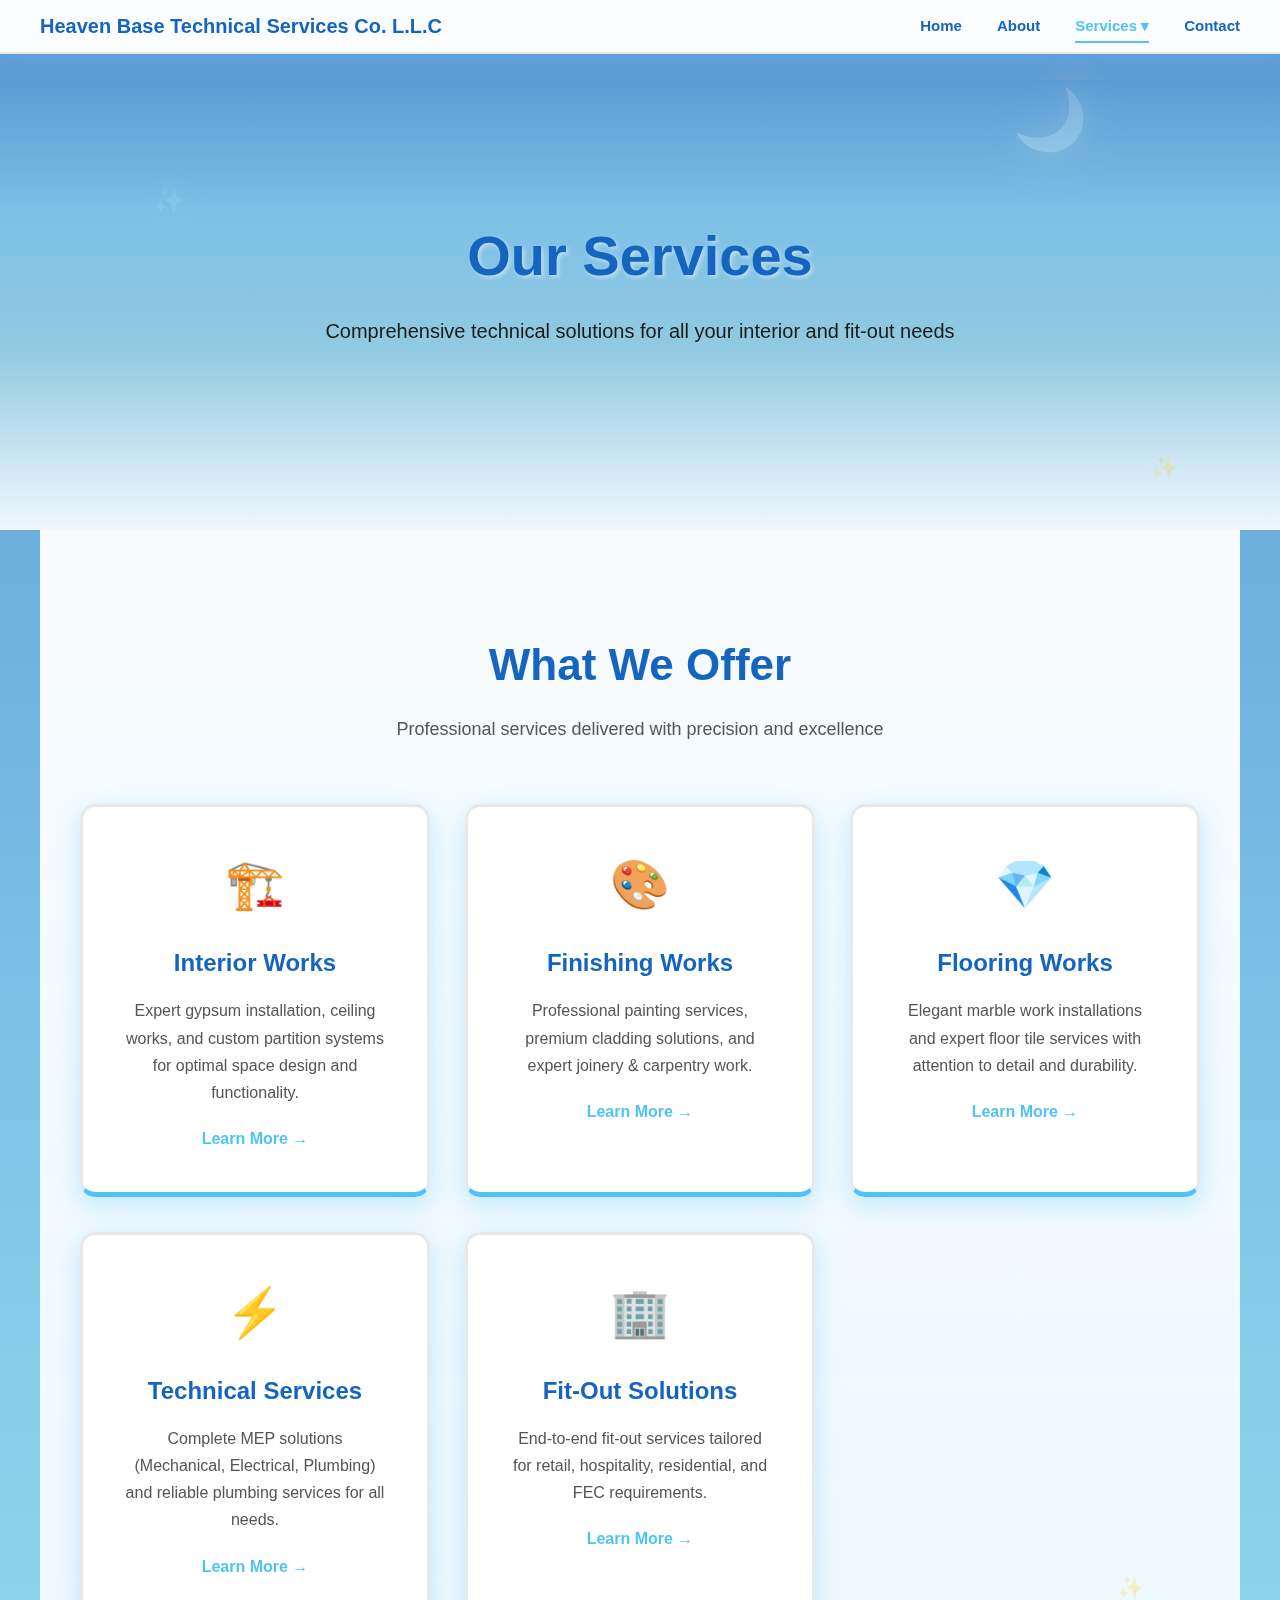
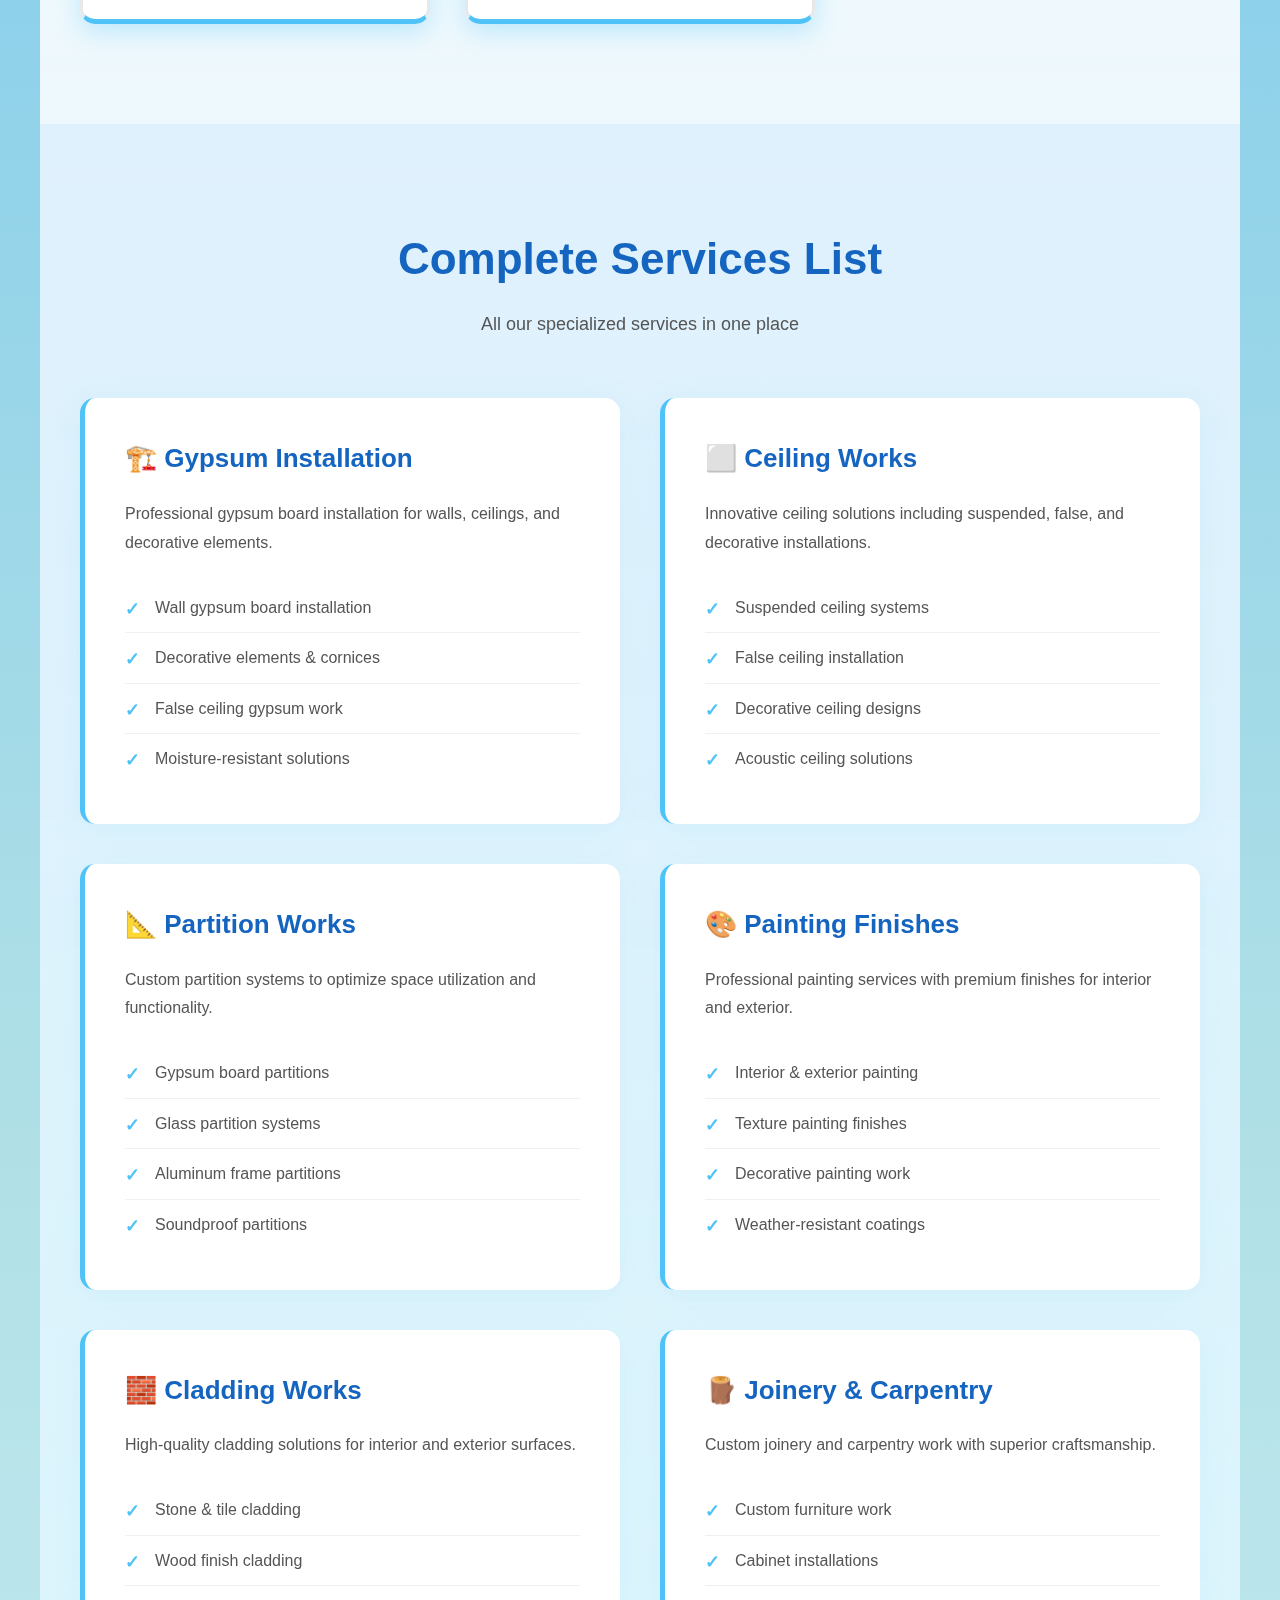
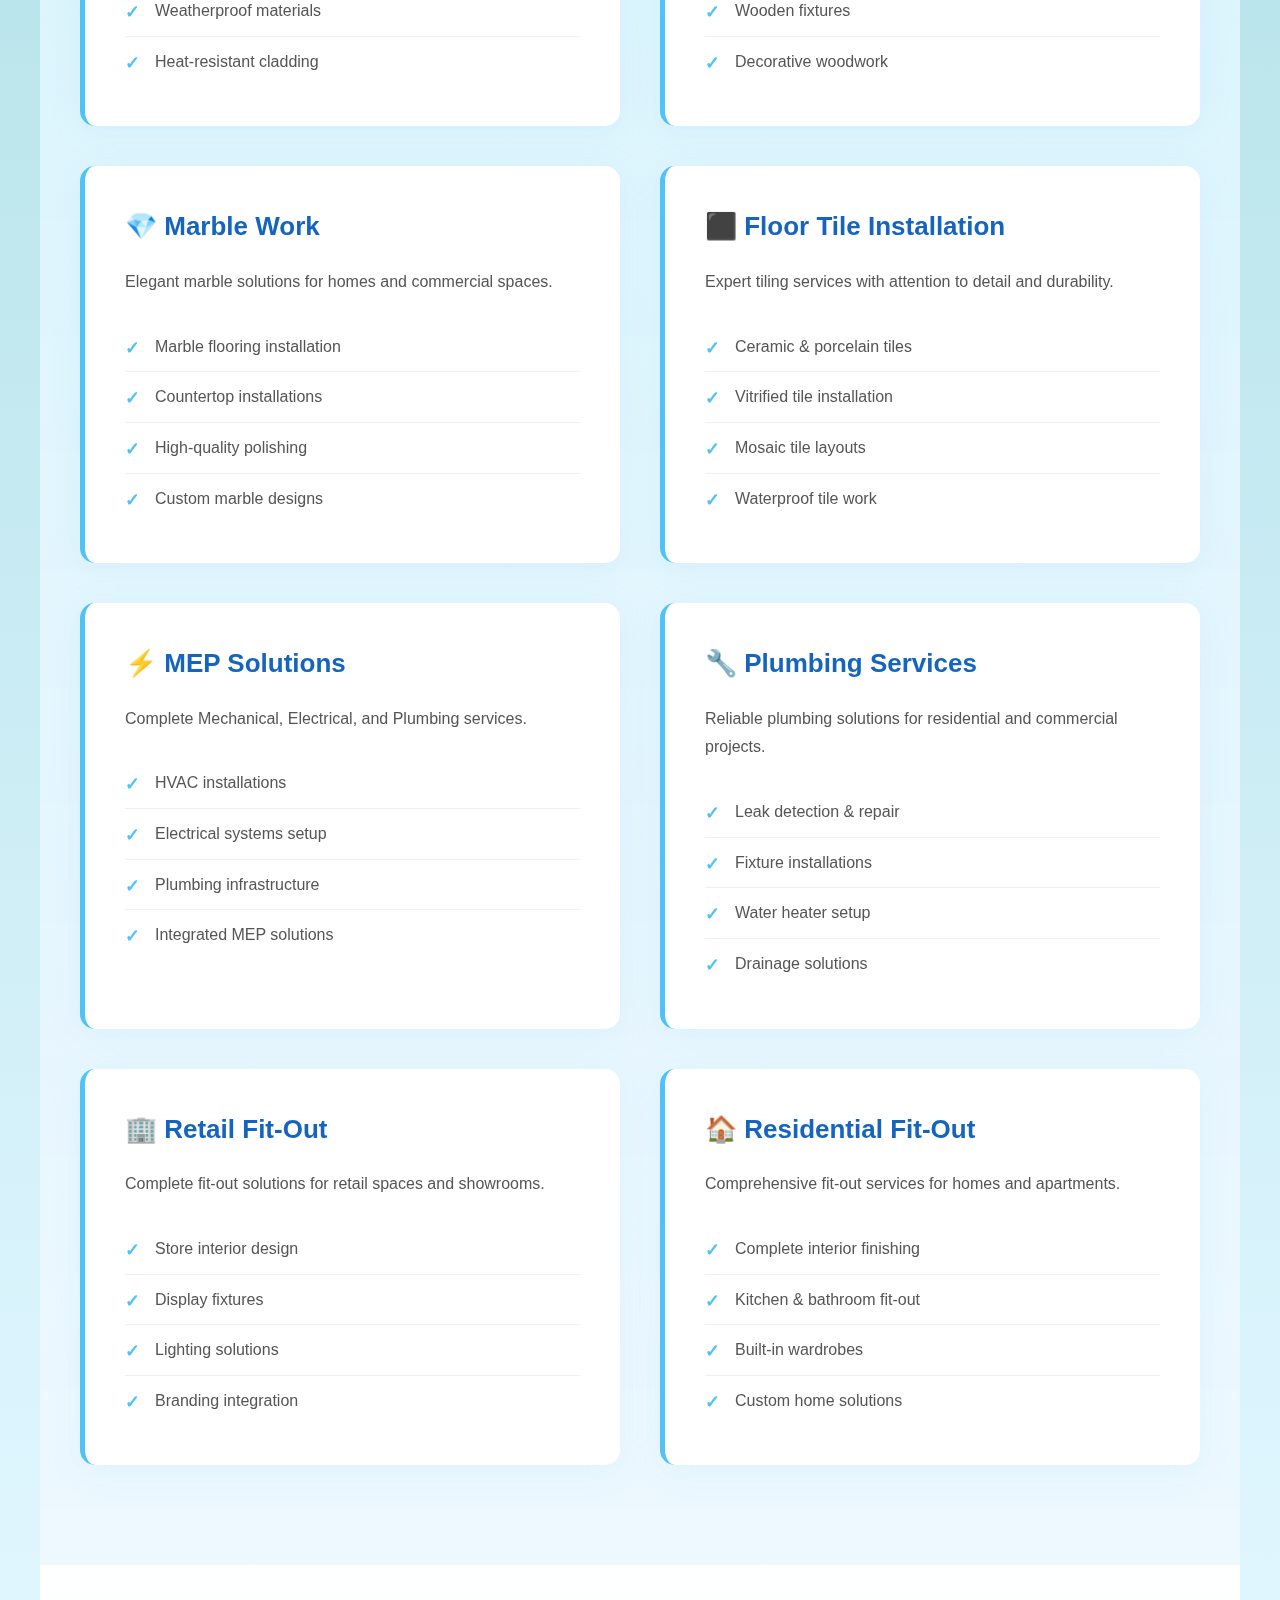
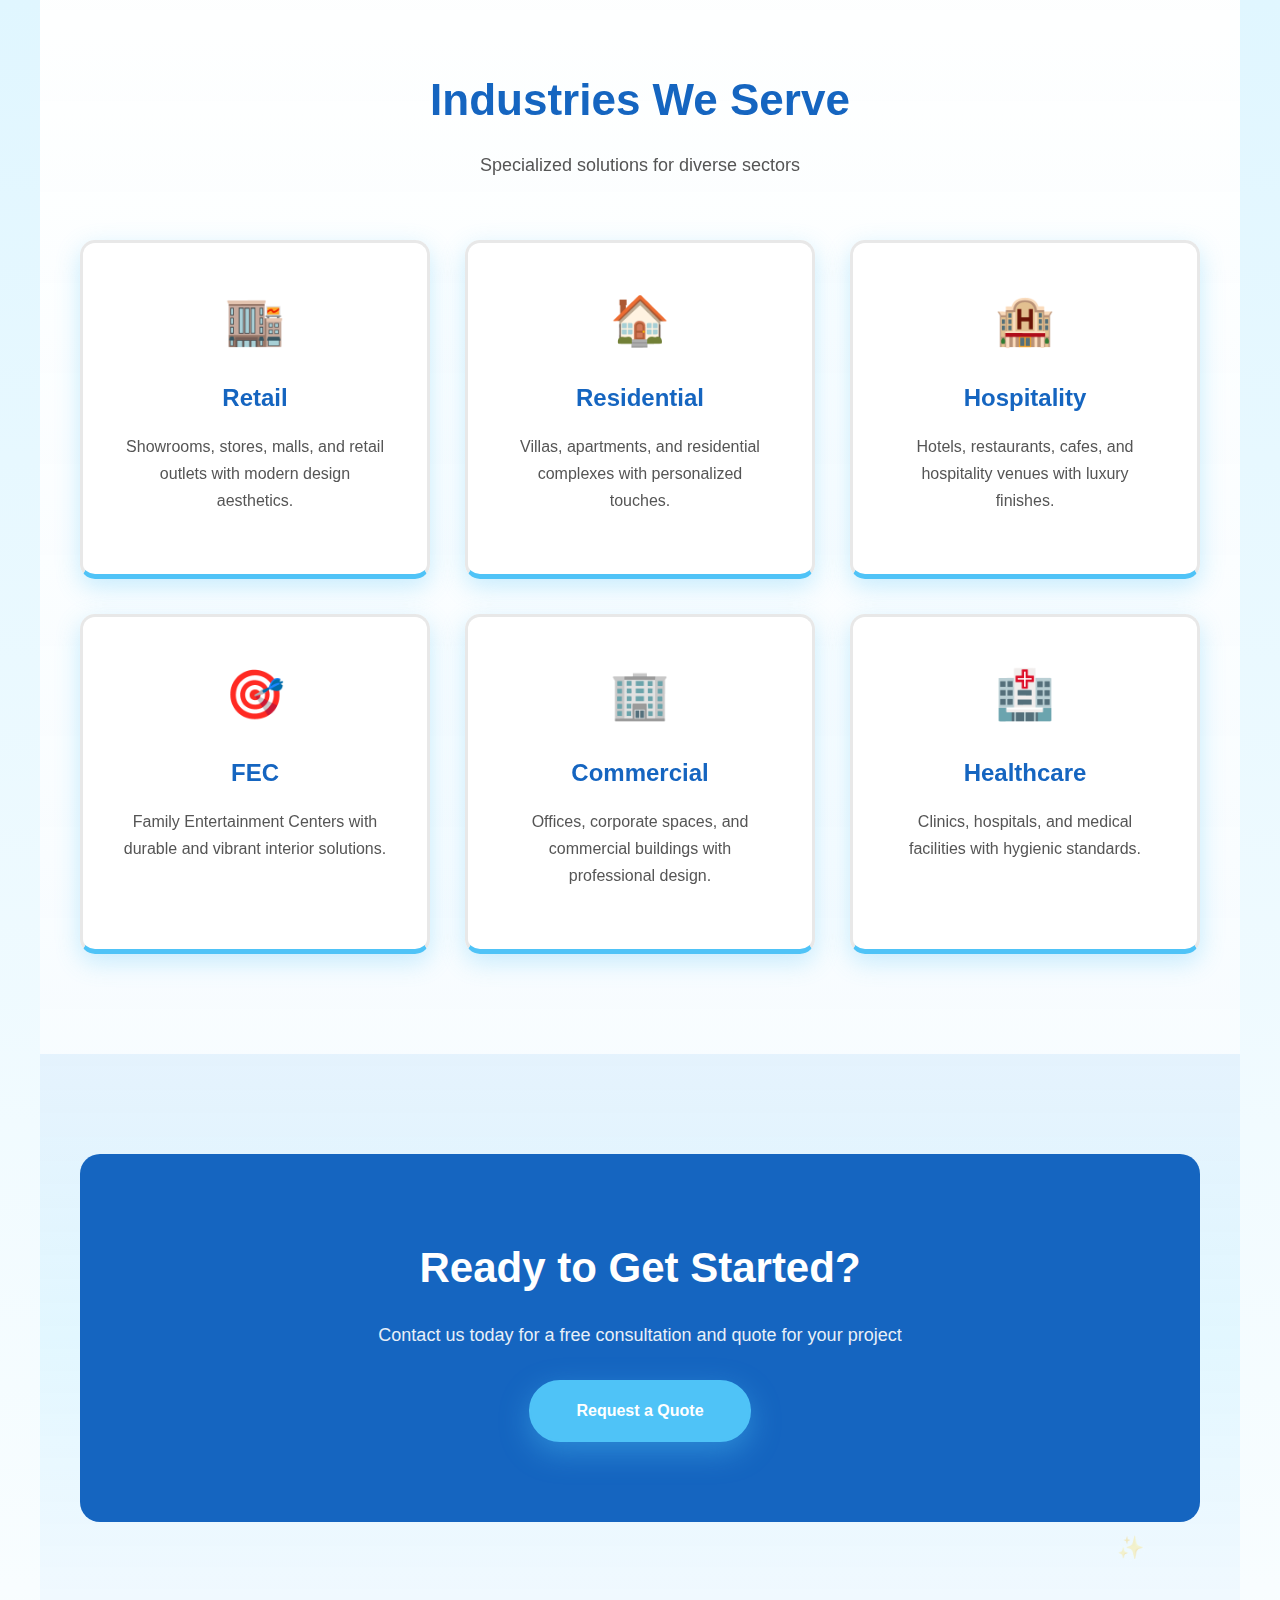
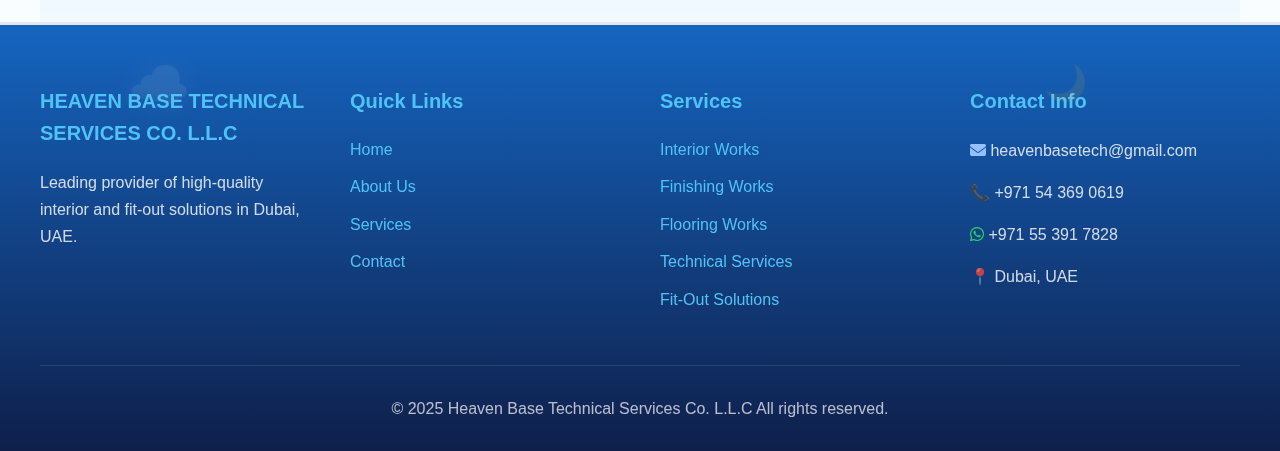
<file: services.html>
<!DOCTYPE html>
<html lang="en">
<head>
    <meta charset="UTF-8">
    <meta name="viewport" content="width=device-width, initial-scale=1.0">
    <title>Our Services - Heaven Base Technical Services | Complete Interior Solutions Dubai</title>
    <meta name="description" content="Explore our comprehensive range of interior and fit-out services including gypsum, ceiling, painting, flooring, MEP, and more.">
    <link rel="stylesheet" href="https://cdnjs.cloudflare.com/ajax/libs/font-awesome/6.6.0/css/all.min.css">
    <link rel="stylesheet" href="css/style.css">
    <style>
         /* .hero.small {
            background-image: url('../images/interior.jpg');
            min-height: 70vh;
        } */
    </style>
</head>
<body>
    <!-- Navigation -->
    <nav id="navbar">
        <div class="nav-container">
            <a href="index.html" class="logo">
                <span>Heaven Base Technical Services Co. L.L.C</span>
            </a>
            <ul class="nav-links">
                <li><a href="index.html">Home</a></li>
                <li><a href="about.html">About</a></li>
                <li class="services-dropdown">
                    <a href="services.html" class="active">Services ▾</a>
                    <div class="dropdown-content">
                        <a href="services.html" style="background: var(--bg-light); color: var(--primary-pink);">All Services</a>
                        <a href="interior-works.html">Interior Works</a>
                        <a href="finishing-works.html">Finishing Works</a>
                        <a href="flooring-works.html">Flooring Works</a>
                        <a href="technical-services.html">Technical Services</a>
                        <a href="fitout.html">Fit-Out Solutions</a>
                    </div>
                </li>
                <li><a href="contact.html">Contact</a></li>
            </ul>
            <button class="mobile-menu-btn">☰</button>
        </div>
    </nav>

    <!-- Hero Section -->
    <section class="hero small">
        <div class="hero-content">
            <h1>Our Services</h1>
            <p>Comprehensive technical solutions for all your interior and fit-out needs</p>
        </div>
    </section>

    <!-- Services Overview -->
    <section class="bg-white">
        <h2 class="section-title">What We Offer</h2>
        <p class="section-subtitle">Professional services delivered with precision and excellence</p>
        
        <div class="services-overview-grid">
            <a href="interior-works.html" class="service-overview-card">
                <div class="service-icon">🏗️</div>
                <h3>Interior Works</h3>
                <p>Expert gypsum installation, ceiling works, and custom partition systems for optimal space design and functionality.</p>
                <span class="learn-more">Learn More →</span>
            </a>

            <a href="finishing-works.html" class="service-overview-card">
                <div class="service-icon">🎨</div>
                <h3>Finishing Works</h3>
                <p>Professional painting services, premium cladding solutions, and expert joinery & carpentry work.</p>
                <span class="learn-more">Learn More →</span>
            </a>

            <a href="flooring-works.html" class="service-overview-card">
                <div class="service-icon">💎</div>
                <h3>Flooring Works</h3>
                <p>Elegant marble work installations and expert floor tile services with attention to detail and durability.</p>
                <span class="learn-more">Learn More →</span>
            </a>

            <a href="technical-services.html" class="service-overview-card">
                <div class="service-icon">⚡</div>
                <h3>Technical Services</h3>
                <p>Complete MEP solutions (Mechanical, Electrical, Plumbing) and reliable plumbing services for all needs.</p>
                <span class="learn-more">Learn More →</span>
            </a>

            <a href="fitout.html" class="service-overview-card">
                <div class="service-icon">🏢</div>
                <h3>Fit-Out Solutions</h3>
                <p>End-to-end fit-out services tailored for retail, hospitality, residential, and FEC requirements.</p>
                <span class="learn-more">Learn More →</span>
            </a>
        </div>
    </section>

    <!-- Detailed Services List -->
    <section class="bg-light">
        <h2 class="section-title">Complete Services List</h2>
        <p class="section-subtitle">All our specialized services in one place</p>

        <div class="service-detail-grid">
            <div class="service-detail-card">
                <h3>🏗️ Gypsum Installation</h3>
                <p>Professional gypsum board installation for walls, ceilings, and decorative elements.</p>
                <ul class="service-features">
                    <li>Wall gypsum board installation</li>
                    <li>Decorative elements & cornices</li>
                    <li>False ceiling gypsum work</li>
                    <li>Moisture-resistant solutions</li>
                </ul>
            </div>

            <div class="service-detail-card">
                <h3>⬜ Ceiling Works</h3>
                <p>Innovative ceiling solutions including suspended, false, and decorative installations.</p>
                <ul class="service-features">
                    <li>Suspended ceiling systems</li>
                    <li>False ceiling installation</li>
                    <li>Decorative ceiling designs</li>
                    <li>Acoustic ceiling solutions</li>
                </ul>
            </div>

            <div class="service-detail-card">
                <h3>📐 Partition Works</h3>
                <p>Custom partition systems to optimize space utilization and functionality.</p>
                <ul class="service-features">
                    <li>Gypsum board partitions</li>
                    <li>Glass partition systems</li>
                    <li>Aluminum frame partitions</li>
                    <li>Soundproof partitions</li>
                </ul>
            </div>

            <div class="service-detail-card">
                <h3>🎨 Painting Finishes</h3>
                <p>Professional painting services with premium finishes for interior and exterior.</p>
                <ul class="service-features">
                    <li>Interior & exterior painting</li>
                    <li>Texture painting finishes</li>
                    <li>Decorative painting work</li>
                    <li>Weather-resistant coatings</li>
                </ul>
            </div>

            <div class="service-detail-card">
                <h3>🧱 Cladding Works</h3>
                <p>High-quality cladding solutions for interior and exterior surfaces.</p>
                <ul class="service-features">
                    <li>Stone & tile cladding</li>
                    <li>Wood finish cladding</li>
                    <li>Weatherproof materials</li>
                    <li>Heat-resistant cladding</li>
                </ul>
            </div>

            <div class="service-detail-card">
                <h3>🪵 Joinery & Carpentry</h3>
                <p>Custom joinery and carpentry work with superior craftsmanship.</p>
                <ul class="service-features">
                    <li>Custom furniture work</li>
                    <li>Cabinet installations</li>
                    <li>Wooden fixtures</li>
                    <li>Decorative woodwork</li>
                </ul>
            </div>

            <div class="service-detail-card">
                <h3>💎 Marble Work</h3>
                <p>Elegant marble solutions for homes and commercial spaces.</p>
                <ul class="service-features">
                    <li>Marble flooring installation</li>
                    <li>Countertop installations</li>
                    <li>High-quality polishing</li>
                    <li>Custom marble designs</li>
                </ul>
            </div>

            <div class="service-detail-card">
                <h3>⬛ Floor Tile Installation</h3>
                <p>Expert tiling services with attention to detail and durability.</p>
                <ul class="service-features">
                    <li>Ceramic & porcelain tiles</li>
                    <li>Vitrified tile installation</li>
                    <li>Mosaic tile layouts</li>
                    <li>Waterproof tile work</li>
                </ul>
            </div>

            <div class="service-detail-card">
                <h3>⚡ MEP Solutions</h3>
                <p>Complete Mechanical, Electrical, and Plumbing services.</p>
                <ul class="service-features">
                    <li>HVAC installations</li>
                    <li>Electrical systems setup</li>
                    <li>Plumbing infrastructure</li>
                    <li>Integrated MEP solutions</li>
                </ul>
            </div>

            <div class="service-detail-card">
                <h3>🔧 Plumbing Services</h3>
                <p>Reliable plumbing solutions for residential and commercial projects.</p>
                <ul class="service-features">
                    <li>Leak detection & repair</li>
                    <li>Fixture installations</li>
                    <li>Water heater setup</li>
                    <li>Drainage solutions</li>
                </ul>
            </div>

            <div class="service-detail-card">
                <h3>🏢 Retail Fit-Out</h3>
                <p>Complete fit-out solutions for retail spaces and showrooms.</p>
                <ul class="service-features">
                    <li>Store interior design</li>
                    <li>Display fixtures</li>
                    <li>Lighting solutions</li>
                    <li>Branding integration</li>
                </ul>
            </div>

            <div class="service-detail-card">
                <h3>🏠 Residential Fit-Out</h3>
                <p>Comprehensive fit-out services for homes and apartments.</p>
                <ul class="service-features">
                    <li>Complete interior finishing</li>
                    <li>Kitchen & bathroom fit-out</li>
                    <li>Built-in wardrobes</li>
                    <li>Custom home solutions</li>
                </ul>
            </div>
        </div>
    </section>

    <!-- Industries We Serve -->
    <section class="bg-white">
        <h2 class="section-title">Industries We Serve</h2>
        <p class="section-subtitle">Specialized solutions for diverse sectors</p>

        <div class="services-overview-grid" style="margin-top: 60px;">
            <div class="service-overview-card" style="pointer-events: none;">
                <div class="service-icon">🏬</div>
                <h3>Retail</h3>
                <p>Showrooms, stores, malls, and retail outlets with modern design aesthetics.</p>
            </div>

            <div class="service-overview-card" style="pointer-events: none;">
                <div class="service-icon">🏠</div>
                <h3>Residential</h3>
                <p>Villas, apartments, and residential complexes with personalized touches.</p>
            </div>

            <div class="service-overview-card" style="pointer-events: none;">
                <div class="service-icon">🏨</div>
                <h3>Hospitality</h3>
                <p>Hotels, restaurants, cafes, and hospitality venues with luxury finishes.</p>
            </div>

            <div class="service-overview-card" style="pointer-events: none;">
                <div class="service-icon">🎯</div>
                <h3>FEC</h3>
                <p>Family Entertainment Centers with durable and vibrant interior solutions.</p>
            </div>

            <div class="service-overview-card" style="pointer-events: none;">
                <div class="service-icon">🏢</div>
                <h3>Commercial</h3>
                <p>Offices, corporate spaces, and commercial buildings with professional design.</p>
            </div>

            <div class="service-overview-card" style="pointer-events: none;">
                <div class="service-icon">🏥</div>
                <h3>Healthcare</h3>
                <p>Clinics, hospitals, and medical facilities with hygienic standards.</p>
            </div>
        </div>
    </section>

    <!-- CTA Section -->
    <section class="bg-light">
        <div style="max-width: 1200px; margin: 0 auto;">
            <div style="background: var(--primary-dark); color: white; padding: 80px 60px; border-radius: 20px; text-align: center;">
                <h2 style="font-size: 42px; margin-bottom: 20px; color: white;">Ready to Get Started?</h2>
                <p style="font-size: 18px; margin-bottom: 30px; opacity: 0.9;">Contact us today for a free consultation and quote for your project</p>
                <a href="contact.html" class="cta-button">Request a Quote</a>
            </div>
        </div>
    </section>

    <!-- Footer -->
    <footer>
        <div class="footer-container">
            <div class="footer-section">
                <h4>HEAVEN BASE TECHNICAL SERVICES CO. L.L.C</h4>
                <p>Leading provider of high-quality interior and fit-out solutions in Dubai, UAE.</p>
            </div>
            
            <div class="footer-section">
                <h4>Quick Links</h4>
                <ul>
                    <li><a href="index.html">Home</a></li>
                    <li><a href="about.html">About Us</a></li>
                    <li><a href="services.html">Services</a></li>
                    <li><a href="contact.html">Contact</a></li>
                </ul>
            </div>
            
            <div class="footer-section">
                <h4>Services</h4>
                <ul>
                    <li><a href="interior-works.html">Interior Works</a></li>
                    <li><a href="finishing-works.html">Finishing Works</a></li>
                    <li><a href="flooring-works.html">Flooring Works</a></li>
                    <li><a href="technical-services.html">Technical Services</a></li>
                    <li><a href="fitout.html">Fit-Out Solutions</a></li>
                </ul>
            </div>
            
            <div class="footer-section">
                <h4>Contact Info</h4>
                <p>
                <i class="fa-solid fa-envelope" style="color:#93c0ff;"></i> heavenbasetech@gmail.com
                </p>
                <p>📞 +971 54 369 0619</p>
                <p>
                <i class="fa-brands fa-whatsapp" style="color: #25D366;"></i> +971 55 391 7828
                </p>
                <p>📍 Dubai, UAE</p>
            </div>
        </div>
        
        <div class="footer-bottom">
            <p>&copy; 2025 Heaven Base Technical Services Co. L.L.C All rights reserved.</p>
        </div>
    </footer>

    <script src="js/main.js"></script>
</body>
</html>
</file>
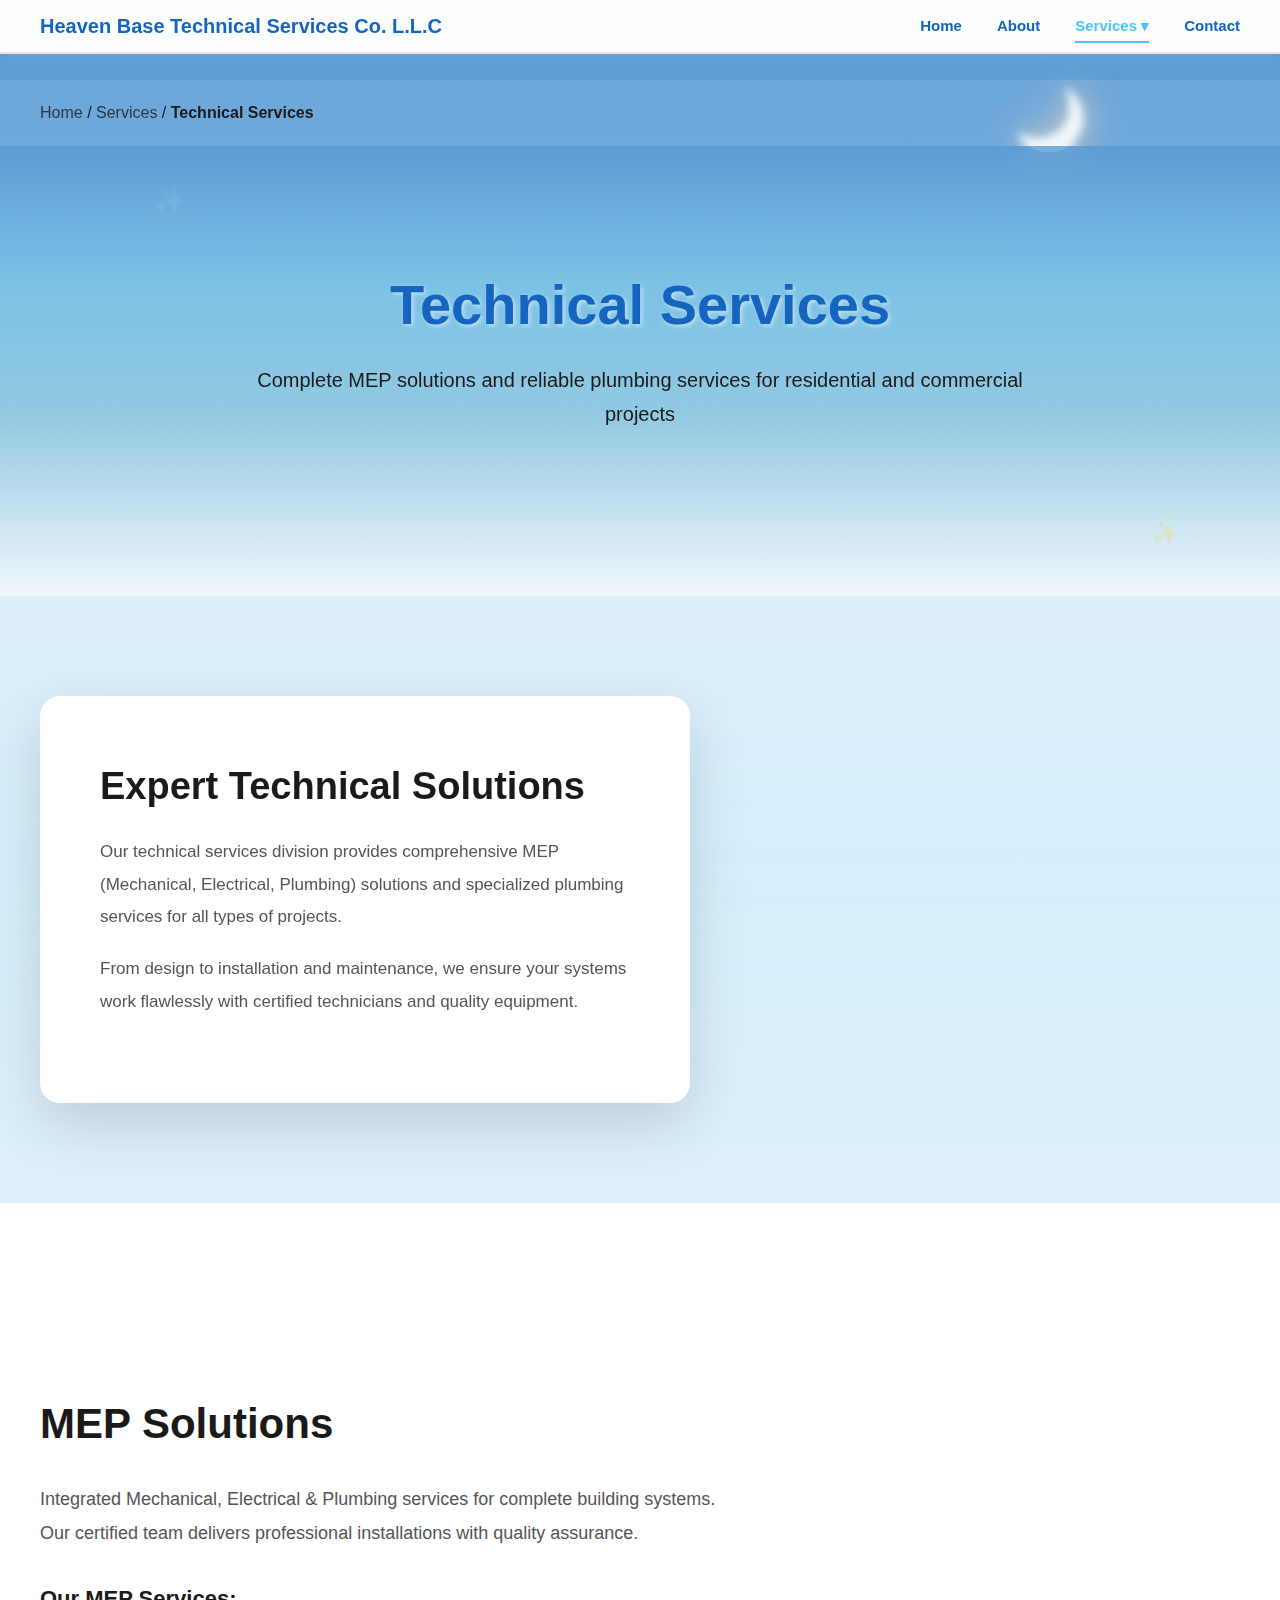
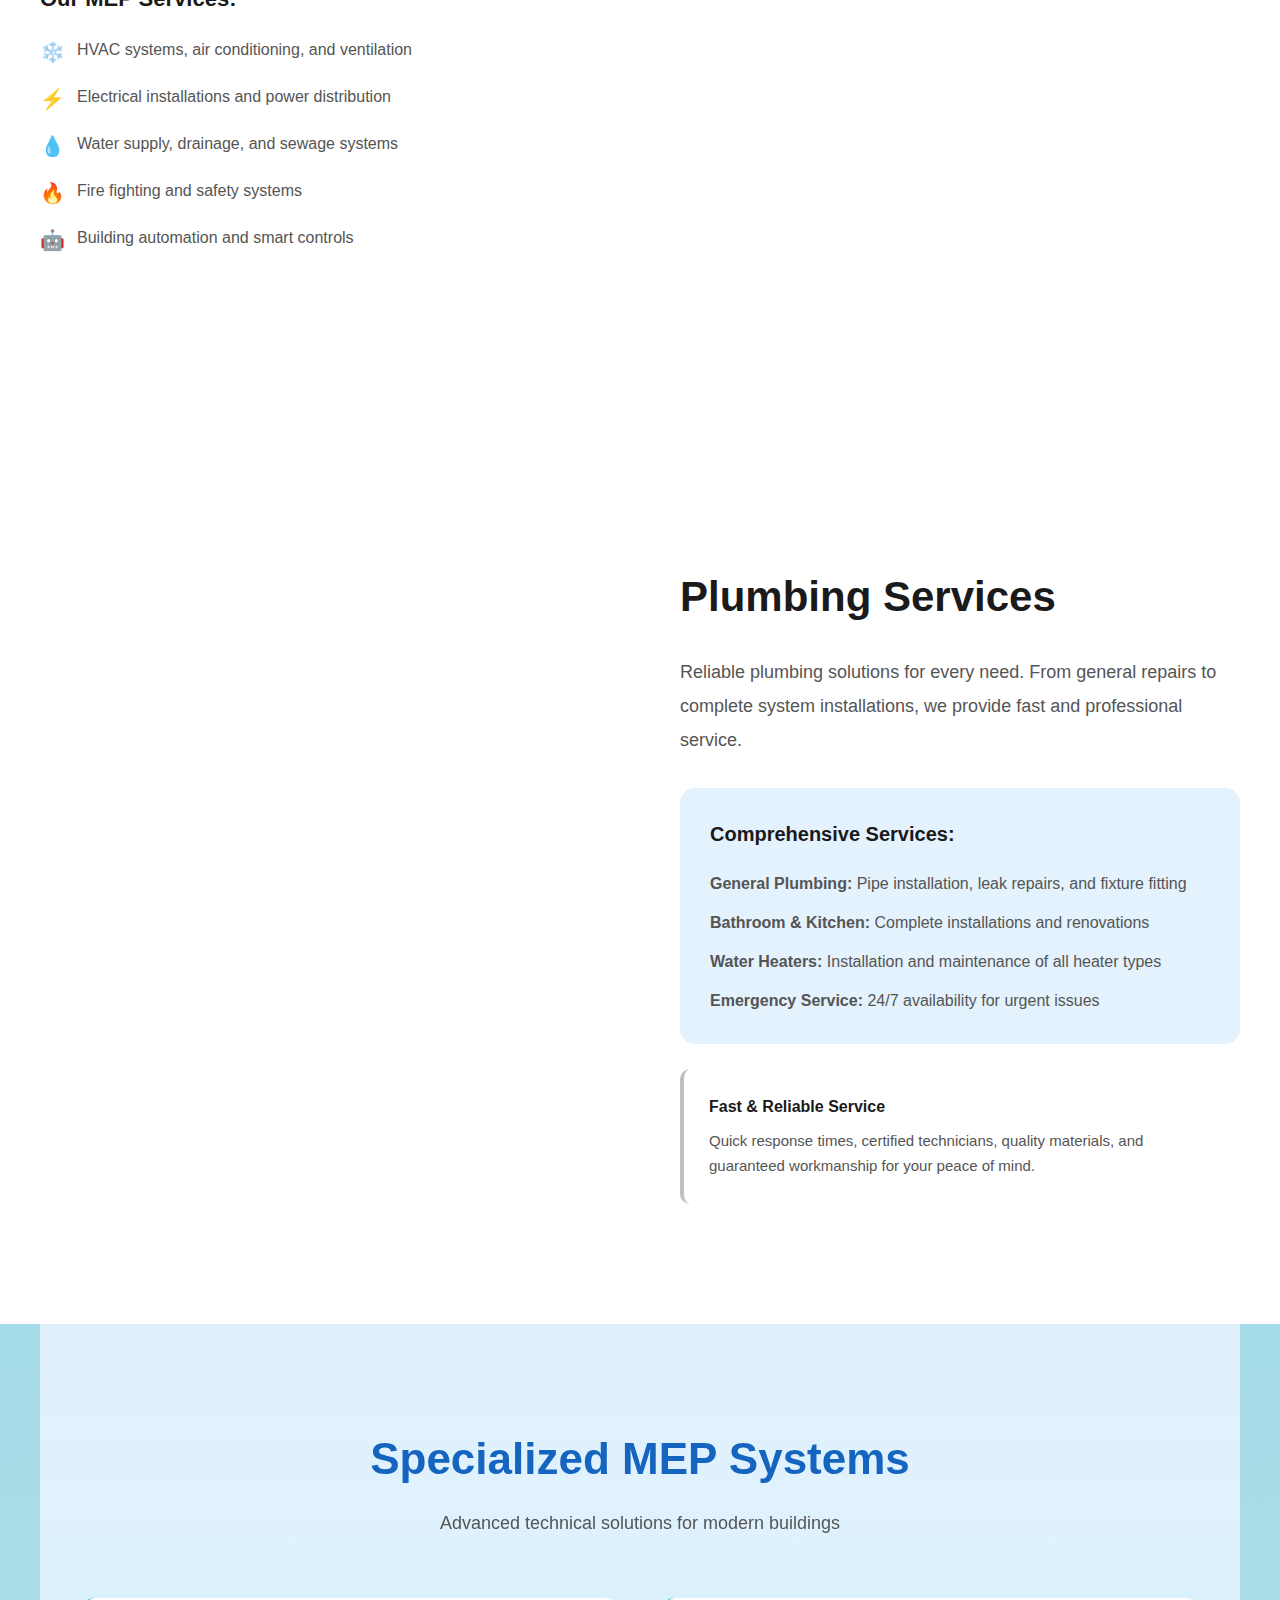
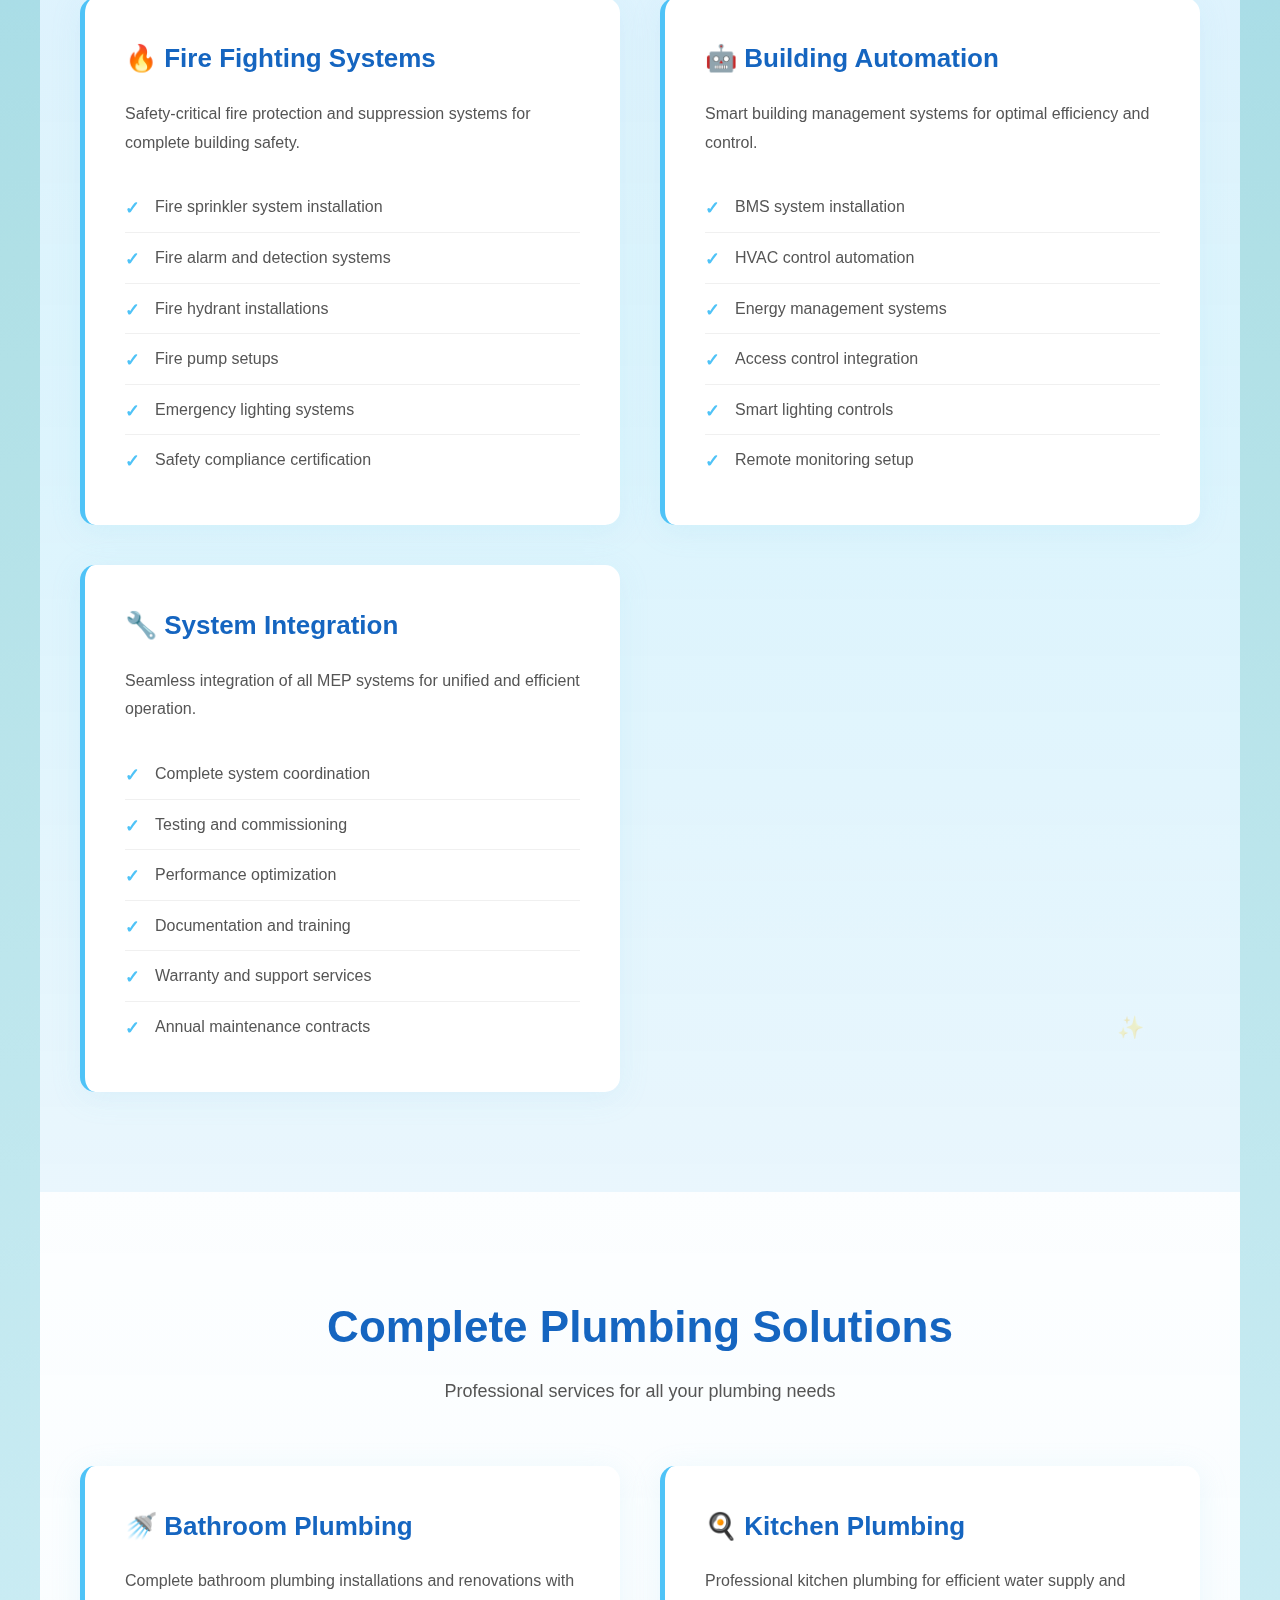
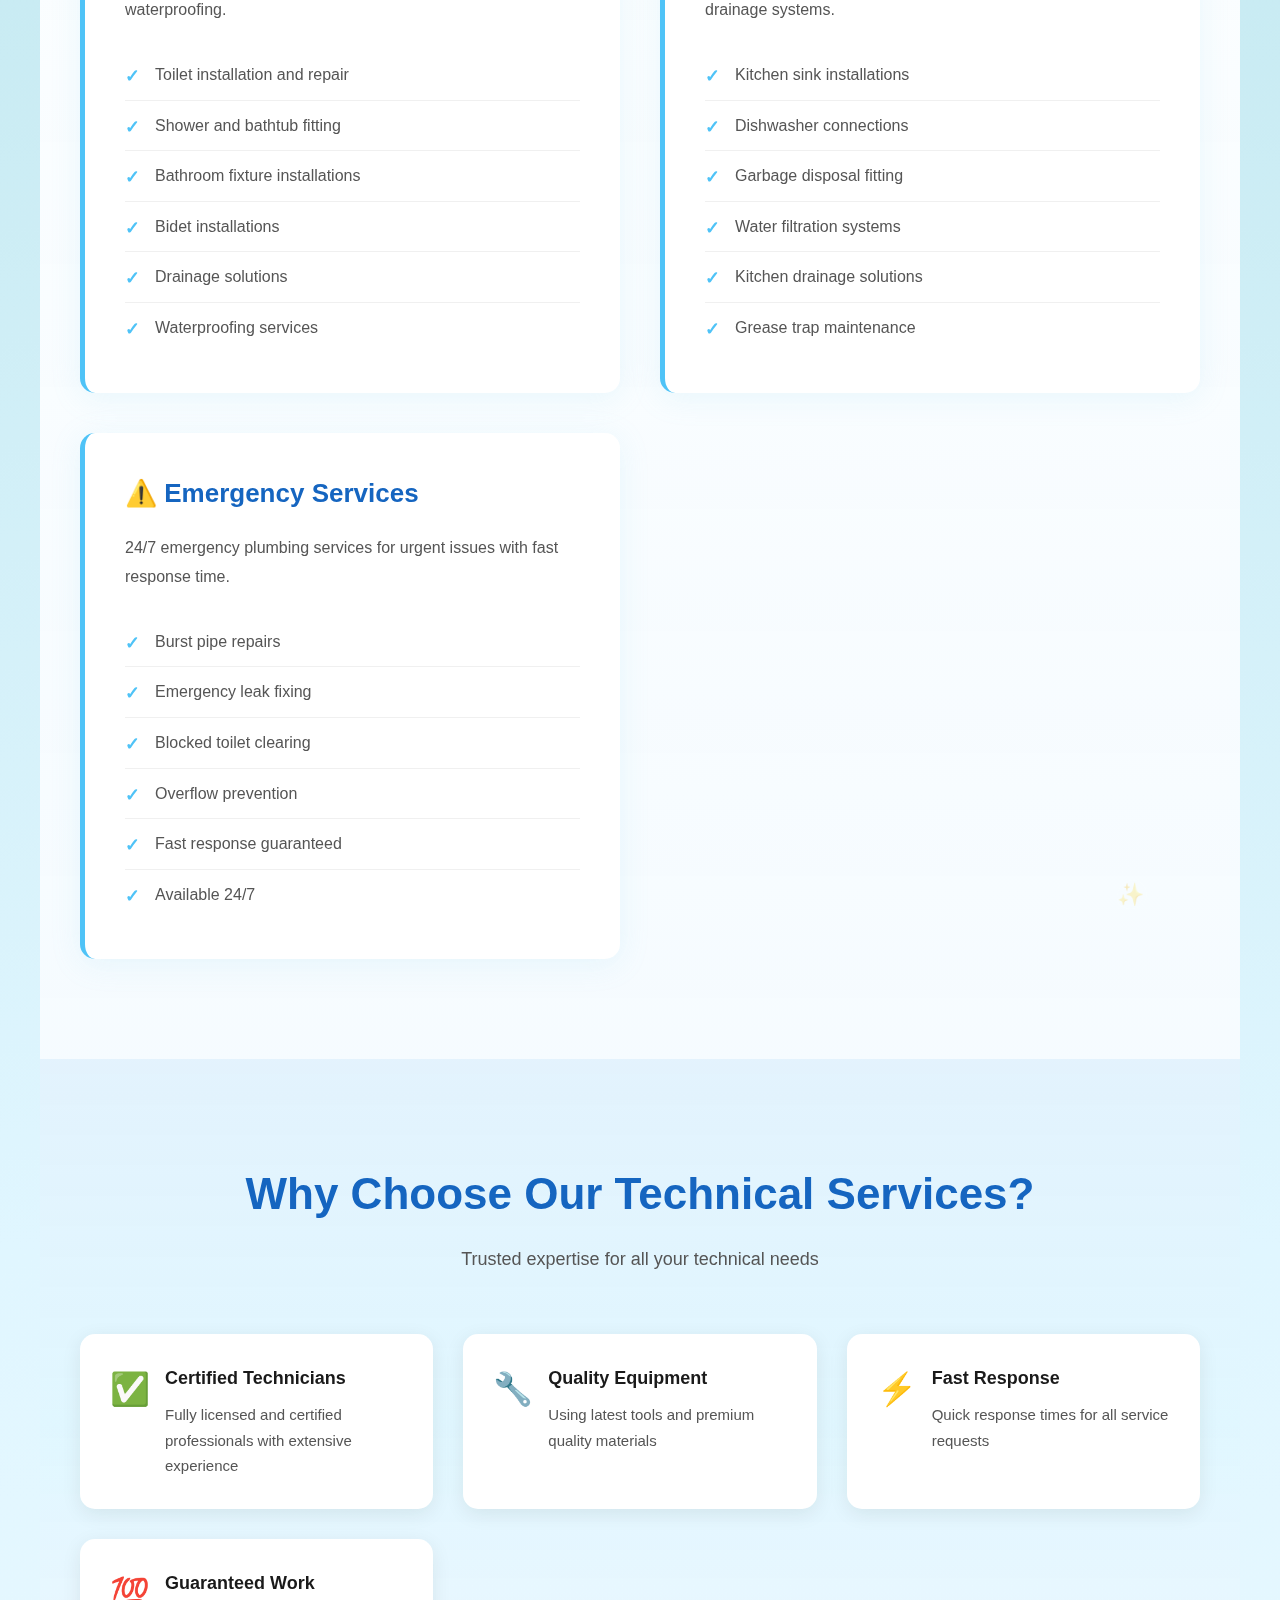
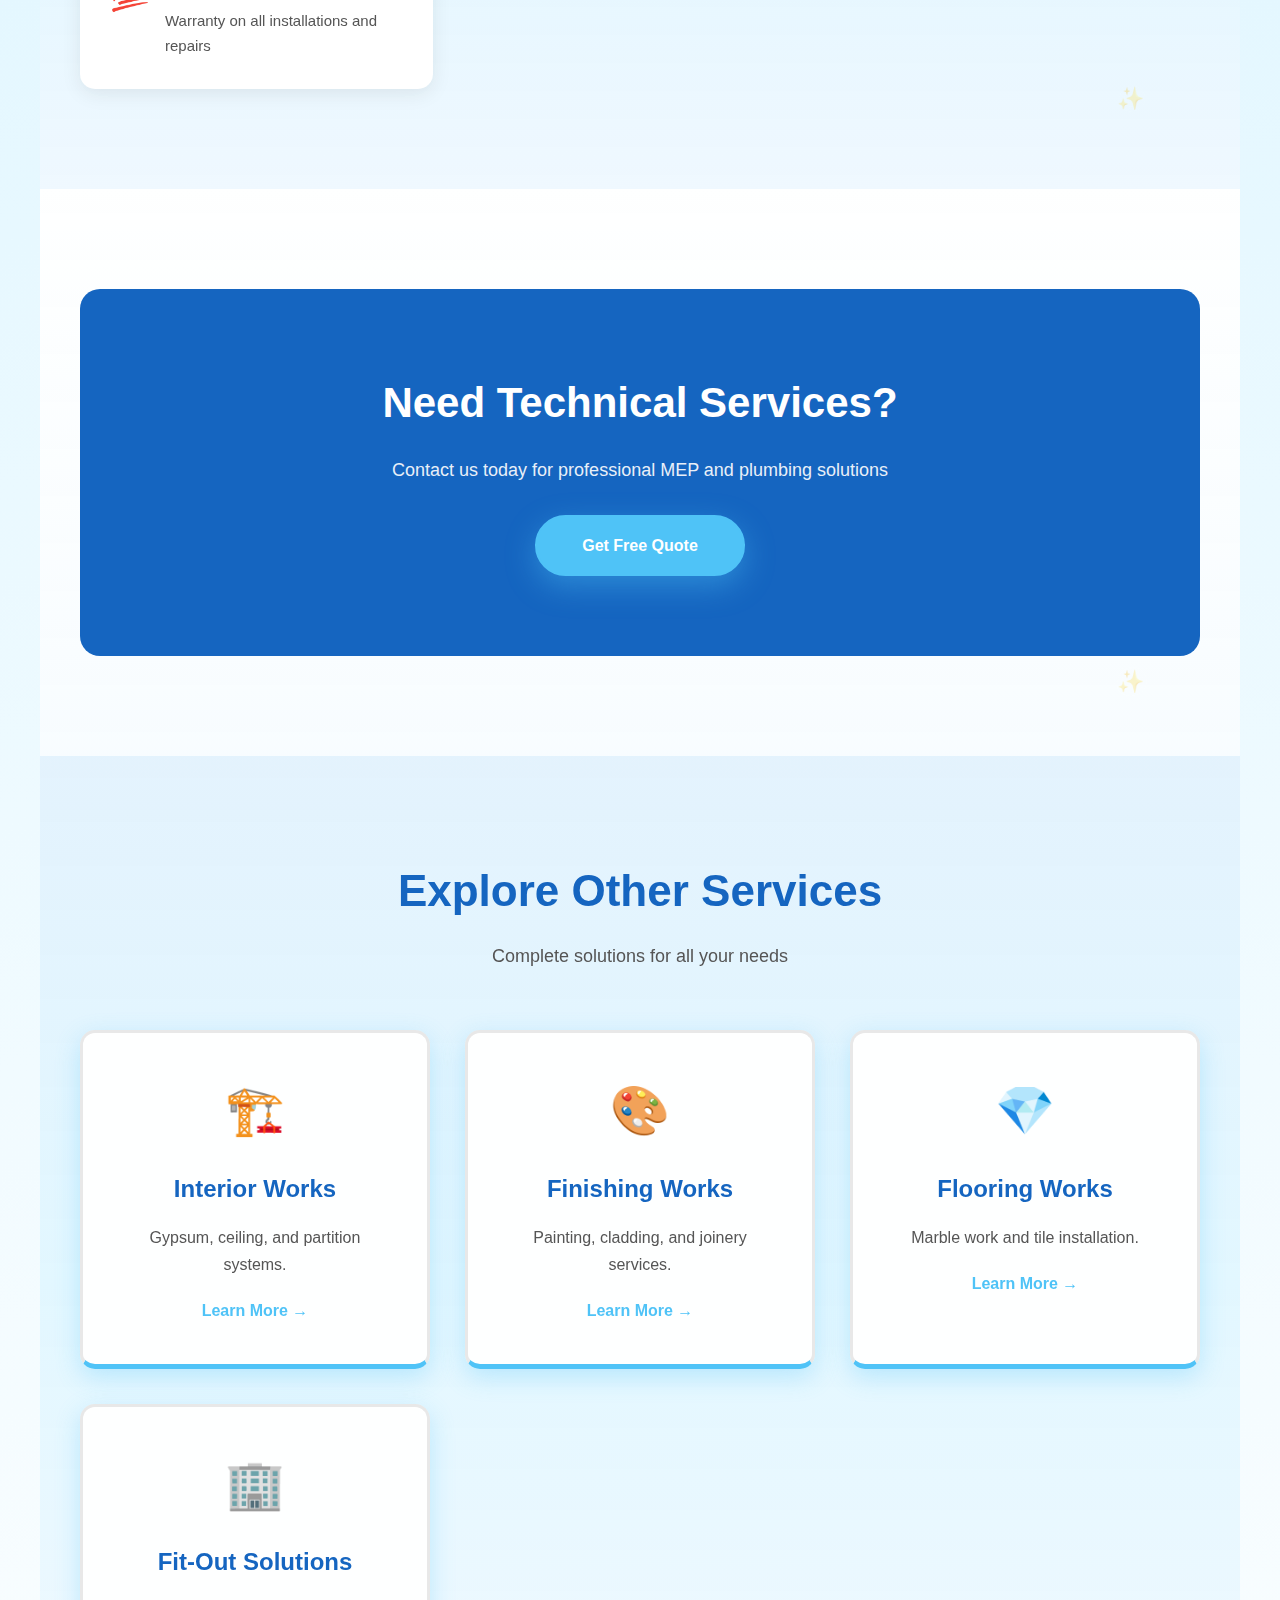
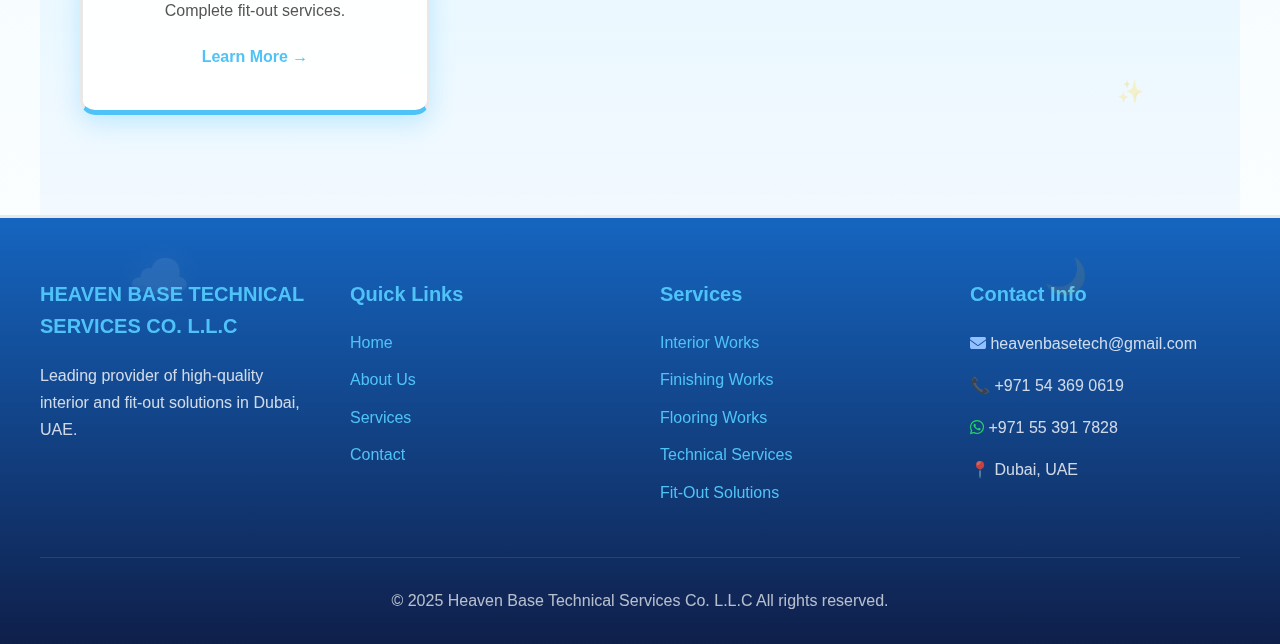
<file: technical-services.html>
<!DOCTYPE html>
<html lang="en">
<head>
    <meta charset="UTF-8">
    <meta name="viewport" content="width=device-width, initial-scale=1.0">
    <title>Technical Services - MEP & Plumbing Solutions | Heaven Base Technical Services</title>
    <meta name="description" content="Professional finishing works including painting, cladding, and joinery services in Dubai, UAE.">
    <link rel="stylesheet" href="https://cdnjs.cloudflare.com/ajax/libs/font-awesome/6.6.0/css/all.min.css">
    <link rel="stylesheet" href="css/style.css">
    <style>
        /* Overlapping Image Styles */
        .overlap-section {
            position: relative;
            padding: 100px 40px;
            overflow: visible;
        }

        .overlap-container {
            max-width: 1200px;
            margin: 0 auto;
            position: relative;
        }

        .overlap-img {
            position: absolute;
            right: -100px;
            top: 50px;
            width: 500px;
            height: 600px;
            border-radius: 20px;
            overflow: hidden;
            box-shadow: 0 30px 80px rgba(0,0,0,0.3);
            transform: rotate(3deg);
            z-index: 5;
            border: 5px solid var(--primary-pink);
            transition: all 0.6s ease;
            opacity: 0;
            animation: fadeInRotate 1s ease forwards 0.4s;
        }

        .overlap-img:hover {
            transform: rotate(0deg) scale(1.05);
            box-shadow: 0 40px 100px rgba(216, 63, 135, 0.4);
            border-color: var(--accent-coral);
        }

        @keyframes fadeInRotate {
            from {
                opacity: 0;
                transform: rotate(3deg) translateX(50px);
            }
            to {
                opacity: 1;
                transform: rotate(3deg) translateX(0);
            }
        }

        .overlap-img::after {
            content: '';
            position: absolute;
            top: -20px;
            right: -20px;
            width: 100px;
            height: 100px;
            background: var(--primary-pink);
            opacity: 0.2;
            border-radius: 50%;
            transition: all 0.5s ease;
        }

        .overlap-img:hover::after {
            width: 150px;
            height: 150px;
            opacity: 0.3;
        }

        .overlap-content {
            max-width: 650px;
            background: white;
            padding: 60px;
            border-radius: 20px;
            box-shadow: 0 20px 60px rgba(0,0,0,0.15);
            position: relative;
            z-index: 10;
        }

        .side-overlap-section {
            position: relative;
            padding: 120px 40px;
            background: var(--bg-white);
        }

        .side-overlap-grid {
            max-width: 1400px;
            margin: 0 auto;
            display: grid;
            grid-template-columns: 1.2fr 0.8fr;
            gap: 60px;
            align-items: center;
        }

        .side-img-stack {
            position: relative;
            height: 600px;
        }

        .side-img-back {
            position: absolute;
            left: 0;
            top: 40px;
            width: 85%;
            height: 520px;
            border-radius: 20px;
            overflow: hidden;
            box-shadow: 0 20px 60px rgba(0,0,0,0.2);
            z-index: 1;
            border: 4px solid var(--primary-pink);
            transition: all 0.6s ease;
            opacity: 0;
            animation: slideInLeft 1s ease forwards 0.3s;
        }

        .side-img-back:hover {
            transform: translateX(-10px);
            box-shadow: 0 30px 80px rgba(216, 63, 135, 0.3);
        }

        @keyframes slideInLeft {
            from {
                opacity: 0;
                transform: translateX(-50px);
            }
            to {
                opacity: 1;
                transform: translateX(0);
            }
        }

        .side-img-front {
            position: absolute;
            right: 0;
            bottom: 40px;
            width: 70%;
            height: 450px;
            border-radius: 20px;
            overflow: hidden;
            box-shadow: 0 30px 80px rgba(0,0,0,0.3);
            z-index: 2;
            border: 6px solid var(--primary-pink);
            transition: all 0.6s ease;
            opacity: 0;
            animation: slideInRight 1s ease forwards 0.6s;
        }

        .side-img-front:hover {
            transform: translateX(10px) scale(1.05);
            box-shadow: 0 40px 100px rgba(216, 63, 135, 0.4);
            border-color: var(--accent-coral);
        }

        @keyframes slideInRight {
            from {
                opacity: 0;
                transform: translateX(50px);
            }
            to {
                opacity: 1;
                transform: translateX(0);
            }
        }

        .diagonal-section {
            position: relative;
            padding: 120px 40px;
            overflow: hidden;
            background: var(--bg-white);
        }

        .diagonal-grid {
            max-width: 1400px;
            margin: 0 auto;
            display: grid;
            grid-template-columns: 1fr 1fr;
            gap: 80px;
            align-items: center;
        }

        .diagonal-img {
            position: relative;
            transform: rotate(-2deg);
            border-radius: 20px;
            overflow: hidden;
            box-shadow: 0 30px 80px rgba(0,0,0,0.3);
            transition: all 0.6s ease;
            border: 5px solid var(--primary-pink);
            opacity: 0;
            animation: fadeInDiagonal 1s ease forwards 0.4s;
        }

        .diagonal-img:hover {
            transform: rotate(0deg) scale(1.03);
            box-shadow: 0 40px 100px rgba(216, 63, 135, 0.4);
            border-color: var(--accent-coral);
        }

        @keyframes fadeInDiagonal {
            from {
                opacity: 0;
                transform: rotate(-2deg) scale(0.95);
            }
            to {
                opacity: 1;
                transform: rotate(-2deg) scale(1);
            }
        }

        .diagonal-img::after {
            content: '';
            position: absolute;
            bottom: -10px;
            left: -10px;
            width: 80px;
            height: 80px;
            background: var(--primary-pink);
            opacity: 0.3;
            border-radius: 20px;
            transition: all 0.5s ease;
        }

        .diagonal-img:hover::after {
            width: 120px;
            height: 120px;
            opacity: 0.4;
        }

        .floating-badge {
            position: absolute;
            top: 20px;
            right: 20px;
            background: var(--primary-pink);
            color: white;
            padding: 15px 25px;
            border-radius: 50px;
            font-weight: 600;
            font-size: 14px;
            box-shadow: 0 10px 30px rgba(216, 63, 135, 0.4);
            z-index: 20;
        }

        .img-placeholder {
            width: 100%;
            height: 100%;
            background: linear-gradient(135deg, var(--primary-purple) 0%, var(--primary-pink) 100%);
            display: flex;
            align-items: center;
            justify-content: center;
            color: white;
            font-size: 16px;
            font-weight: 600;
            text-align: center;
            padding: 20px;
            transition: all 0.5s ease;
        }

        .overlap-img img,
        .side-img-back img,
        .side-img-front img,
        .diagonal-img img {
            width: 100%;
            height: 100%;
            object-fit: cover;
            transition: transform 0.6s ease;
        }

        .overlap-img:hover img,
        .side-img-back:hover img,
        .side-img-front:hover img,
        .diagonal-img:hover img {
            transform: scale(1.1);
        }

        .overlap-img:hover,
        .side-img-front:hover,
        .diagonal-img:hover {
            box-shadow: 0 40px 100px rgba(216, 63, 135, 0.5), 
                        0 0 40px rgba(216, 63, 135, 0.3);
        }

        @media (max-width: 1200px) {
            .overlap-img {
                position: relative;
                right: 0;
                width: 100%;
                max-width: 500px;
                margin: 40px auto;
                transform: none;
            }

            .overlap-content {
                max-width: 100%;
            }

            .side-overlap-grid,
            .diagonal-grid {
                grid-template-columns: 1fr;
                gap: 40px;
            }

            .side-img-stack {
                height: 500px;
            }
        }
    </style>
</head>
<body>
    <!-- Navigation -->
    <nav id="navbar">
        <div class="nav-container">
            <a href="index.html" class="logo">
                <span>Heaven Base Technical Services Co. L.L.C</span>
            </a>
            <ul class="nav-links">
                <li><a href="index.html">Home</a></li>
                <li><a href="about.html">About</a></li>
                <li class="services-dropdown">
                    <a href="services.html" class="active">Services ▾</a>
                    <div class="dropdown-content">
                        <a href="services.html">All Services</a>
                        <a href="interior-works.html">Interior Works</a>
                        <a href="finishing-works.html">Finishing Works</a>
                        <a href="flooring-works.html">Flooring Works</a>
                        <a href="technical-services.html" style="background: var(--bg-light); color: var(--primary-pink);">Technical Services</a>
                        <a href="fitout.html">Fit-Out Solutions</a>
                    </div>
                </li>
                <li><a href="contact.html">Contact</a></li>
            </ul>
            <button class="mobile-menu-btn">☰</button>
        </div>
    </nav>

    <!-- Breadcrumb -->
    <div class="breadcrumb">
        <div class="breadcrumb-container">
            <a href="index.html">Home</a> / <a href="services.html">Services</a> / <span>Technical Services</span>
        </div>
    </div>

    <!-- Hero Section -->
    <section class="hero small">
        <div class="hero-content">
            <h1>Technical Services</h1>
            <p>Complete MEP solutions and reliable plumbing services for residential and commercial projects</p>
        </div>
    </section>

    <!-- Overlap Section - Introduction -->
    <div class="overlap-section bg-light">
        <div class="overlap-container">
            <div class="overlap-img">
                <div class="floating-badge">24/7 Available</div>
                <div class="img-placeholder" style="height: 100%;">
                    <img src="images/mep.png">
                </div>
            </div>

            <div class="overlap-content">
                <h2 style="font-size: 38px; margin-bottom: 20px; color: var(--text-dark); font-weight: 700;">Expert Technical Solutions</h2>
                <p style="font-size: 17px; color: var(--text-light); line-height: 1.9; margin-bottom: 20px;">
                    Our technical services division provides comprehensive MEP (Mechanical, Electrical, Plumbing) solutions and specialized plumbing services for all types of projects.
                </p>
                <p style="font-size: 17px; color: var(--text-light); line-height: 1.9; margin-bottom: 25px;">
                    From design to installation and maintenance, we ensure your systems work flawlessly with certified technicians and quality equipment.
                </p>
                <!-- <div style="display: flex; gap: 30px; margin-top: 25px;">
                    <div>
                        <h4 style="font-size: 36px; color: var(--primary-pink); font-weight: 700; margin-bottom: 5px;">400+</h4>
                        <p style="color: var(--text-light); font-size: 14px;">Systems Installed</p>
                    </div>
                    <div>
                        <h4 style="font-size: 36px; color: var(--primary-pink); font-weight: 700; margin-bottom: 5px;">24/7</h4>
                        <p style="color: var(--text-light); font-size: 14px;">Emergency Service</p>
                    </div>
                </div> -->
            </div>
        </div>
    </div>

    <!-- Side Overlap Section - MEP Solutions -->
    <div class="side-overlap-section">
        <div class="side-overlap-grid">
            <div>
                <h2 style="font-size: 42px; margin-bottom: 25px; color: var(--text-dark); font-weight: 700;">MEP Solutions</h2>
                <p style="font-size: 18px; color: var(--text-light); line-height: 1.9; margin-bottom: 20px;">
                    Integrated Mechanical, Electrical & Plumbing services for complete building systems. Our certified team delivers professional installations with quality assurance.
                </p>
                
                <h4 style="margin-top: 30px; margin-bottom: 20px; color: var(--text-dark); font-size: 22px;">Our MEP Services:</h4>
                <div style="display: grid; gap: 15px;">
                    <div style="display: flex; gap: 12px; align-items: start;">
                        <span style="color: var(--primary-pink); font-size: 20px; font-weight: bold;">❄️</span>
                        <span style="color: var(--text-light); line-height: 1.7;">HVAC systems, air conditioning, and ventilation</span>
                    </div>
                    <div style="display: flex; gap: 12px; align-items: start;">
                        <span style="color: var(--primary-pink); font-size: 20px; font-weight: bold;">⚡</span>
                        <span style="color: var(--text-light); line-height: 1.7;">Electrical installations and power distribution</span>
                    </div>
                    <div style="display: flex; gap: 12px; align-items: start;">
                        <span style="color: var(--primary-pink); font-size: 20px; font-weight: bold;">💧</span>
                        <span style="color: var(--text-light); line-height: 1.7;">Water supply, drainage, and sewage systems</span>
                    </div>
                    <div style="display: flex; gap: 12px; align-items: start;">
                        <span style="color: var(--primary-pink); font-size: 20px; font-weight: bold;">🔥</span>
                        <span style="color: var(--text-light); line-height: 1.7;">Fire fighting and safety systems</span>
                    </div>
                    <div style="display: flex; gap: 12px; align-items: start;">
                        <span style="color: var(--primary-pink); font-size: 20px; font-weight: bold;">🤖</span>
                        <span style="color: var(--text-light); line-height: 1.7;">Building automation and smart controls</span>
                    </div>
                </div>
            </div>

            <div class="side-img-stack">
                <div class="side-img-back">
                    <div class="img-placeholder" style="height: 100%;">
                        <img src="images/mep2.png">                
                    </div>
                </div>
                <div class="side-img-front">
                    <div class="img-placeholder" style="height: 100%;">
                        <img src="images/mep3.png">
                    </div>
                </div>
            </div>
        </div>
    </div>

    <!-- Diagonal Section - Plumbing Services -->
    <div class="diagonal-section">
        <div class="diagonal-grid">
            <div class="diagonal-img">
                <div class="img-placeholder" style="height: 550px;">
                    <img src="images/plumbing.png">
                </div>
            </div>

            <div>
                <h2 style="font-size: 42px; margin-bottom: 25px; color: var(--text-dark); font-weight: 700;">Plumbing Services</h2>
                <p style="font-size: 18px; color: var(--text-light); line-height: 1.9; margin-bottom: 20px;">
                    Reliable plumbing solutions for every need. From general repairs to complete system installations, we provide fast and professional service.
                </p>
                
                <div style="background: var(--bg-light); padding: 30px; border-radius: 15px; margin-top: 30px;">
                    <h4 style="margin-bottom: 20px; color: var(--text-dark); font-size: 20px;">Comprehensive Services:</h4>
                    <div style="display: grid; gap: 12px;">
                        <p style="color: var(--text-light); line-height: 1.7;"><strong>General Plumbing:</strong> Pipe installation, leak repairs, and fixture fitting</p>
                        <p style="color: var(--text-light); line-height: 1.7;"><strong>Bathroom & Kitchen:</strong> Complete installations and renovations</p>
                        <p style="color: var(--text-light); line-height: 1.7;"><strong>Water Heaters:</strong> Installation and maintenance of all heater types</p>
                        <p style="color: var(--text-light); line-height: 1.7;"><strong>Emergency Service:</strong> 24/7 availability for urgent issues</p>
                    </div>
                </div>

                <div style="margin-top: 25px; padding: 25px; background: white; border-left: 4px solid var(--primary-pink); border-radius: 10px;">
                    <p style="color: var(--text-dark); font-weight: 600; margin-bottom: 8px;">Fast & Reliable Service</p>
                    <p style="color: var(--text-light); font-size: 15px; line-height: 1.7;">Quick response times, certified technicians, quality materials, and guaranteed workmanship for your peace of mind.</p>
                </div>
            </div>
        </div>
    </div>

    <!-- Services Detail Section - MEP Systems -->
    <section class="bg-light">
        <h2 class="section-title">Specialized MEP Systems</h2>
        <p class="section-subtitle">Advanced technical solutions for modern buildings</p>

        <div class="service-detail-grid">
            <div class="service-detail-card">
                <h3>🔥 Fire Fighting Systems</h3>
                <p>Safety-critical fire protection and suppression systems for complete building safety.</p>
                <ul class="service-features">
                    <li>Fire sprinkler system installation</li>
                    <li>Fire alarm and detection systems</li>
                    <li>Fire hydrant installations</li>
                    <li>Fire pump setups</li>
                    <li>Emergency lighting systems</li>
                    <li>Safety compliance certification</li>
                </ul>
            </div>

            <div class="service-detail-card">
                <h3>🤖 Building Automation</h3>
                <p>Smart building management systems for optimal efficiency and control.</p>
                <ul class="service-features">
                    <li>BMS system installation</li>
                    <li>HVAC control automation</li>
                    <li>Energy management systems</li>
                    <li>Access control integration</li>
                    <li>Smart lighting controls</li>
                    <li>Remote monitoring setup</li>
                </ul>
            </div>

            <div class="service-detail-card">
                <h3>🔧 System Integration</h3>
                <p>Seamless integration of all MEP systems for unified and efficient operation.</p>
                <ul class="service-features">
                    <li>Complete system coordination</li>
                    <li>Testing and commissioning</li>
                    <li>Performance optimization</li>
                    <li>Documentation and training</li>
                    <li>Warranty and support services</li>
                    <li>Annual maintenance contracts</li>
                </ul>
            </div>
        </div>
    </section>

    <!-- Plumbing Services Detail -->
    <section class="bg-white">
        <h2 class="section-title">Complete Plumbing Solutions</h2>
        <p class="section-subtitle">Professional services for all your plumbing needs</p>

        <div class="service-detail-grid">
            <div class="service-detail-card">
                <h3>🚿 Bathroom Plumbing</h3>
                <p>Complete bathroom plumbing installations and renovations with waterproofing.</p>
                <ul class="service-features">
                    <li>Toilet installation and repair</li>
                    <li>Shower and bathtub fitting</li>
                    <li>Bathroom fixture installations</li>
                    <li>Bidet installations</li>
                    <li>Drainage solutions</li>
                    <li>Waterproofing services</li>
                </ul>
            </div>

            <div class="service-detail-card">
                <h3>🍳 Kitchen Plumbing</h3>
                <p>Professional kitchen plumbing for efficient water supply and drainage systems.</p>
                <ul class="service-features">
                    <li>Kitchen sink installations</li>
                    <li>Dishwasher connections</li>
                    <li>Garbage disposal fitting</li>
                    <li>Water filtration systems</li>
                    <li>Kitchen drainage solutions</li>
                    <li>Grease trap maintenance</li>
                </ul>
            </div>

            <div class="service-detail-card">
                <h3>⚠️ Emergency Services</h3>
                <p>24/7 emergency plumbing services for urgent issues with fast response time.</p>
                <ul class="service-features">
                    <li>Burst pipe repairs</li>
                    <li>Emergency leak fixing</li>
                    <li>Blocked toilet clearing</li>
                    <li>Overflow prevention</li>
                    <li>Fast response guaranteed</li>
                    <li>Available 24/7</li>
                </ul>
            </div>
        </div>
    </section>

    <!-- Why Choose Us -->
    <section class="bg-light">
        <h2 class="section-title">Why Choose Our Technical Services?</h2>
        <p class="section-subtitle">Trusted expertise for all your technical needs</p>

        <div style="max-width: 1200px; margin: 0 auto; display: grid; grid-template-columns: repeat(auto-fit, minmax(280px, 1fr)); gap: 30px; margin-top: 60px;">
            <div style="display: flex; gap: 15px; padding: 30px; background: white; border-radius: 15px; box-shadow: 0 5px 20px rgba(0,0,0,0.08);">
                <div style="font-size: 32px;">✅</div>
                <div>
                    <h4 style="font-size: 18px; margin-bottom: 10px; color: var(--text-dark);">Certified Technicians</h4>
                    <p style="font-size: 15px; color: var(--text-light); line-height: 1.7;">Fully licensed and certified professionals with extensive experience</p>
                </div>
            </div>

            <div style="display: flex; gap: 15px; padding: 30px; background: white; border-radius: 15px; box-shadow: 0 5px 20px rgba(0,0,0,0.08);">
                <div style="font-size: 32px;">🔧</div>
                <div>
                    <h4 style="font-size: 18px; margin-bottom: 10px; color: var(--text-dark);">Quality Equipment</h4>
                    <p style="font-size: 15px; color: var(--text-light); line-height: 1.7;">Using latest tools and premium quality materials</p>
                </div>
            </div>

            <div style="display: flex; gap: 15px; padding: 30px; background: white; border-radius: 15px; box-shadow: 0 5px 20px rgba(0,0,0,0.08);">
                <div style="font-size: 32px;">⚡</div>
                <div>
                    <h4 style="font-size: 18px; margin-bottom: 10px; color: var(--text-dark);">Fast Response</h4>
                    <p style="font-size: 15px; color: var(--text-light); line-height: 1.7;">Quick response times for all service requests</p>
                </div>
            </div>

            <div style="display: flex; gap: 15px; padding: 30px; background: white; border-radius: 15px; box-shadow: 0 5px 20px rgba(0,0,0,0.08);">
                <div style="font-size: 32px;">💯</div>
                <div>
                    <h4 style="font-size: 18px; margin-bottom: 10px; color: var(--text-dark);">Guaranteed Work</h4>
                    <p style="font-size: 15px; color: var(--text-light); line-height: 1.7;">Warranty on all installations and repairs</p>
                </div>
            </div>
        </div>
    </section>

    <!-- CTA Section -->
    <section class="bg-white">
        <div style="max-width: 1200px; margin: 0 auto;">
            <div style="background: var(--primary-dark); color: white; padding: 80px 60px; border-radius: 20px; text-align: center;">
                <h2 style="font-size: 42px; margin-bottom: 20px; color: white;">Need Technical Services?</h2>
                <p style="font-size: 18px; margin-bottom: 30px; opacity: 0.9;">Contact us today for professional MEP and plumbing solutions</p>
                <a href="contact.html" class="cta-button">Get Free Quote</a>
            </div>
        </div>
    </section>

    <!-- Related Services -->
    <section class="bg-light">
        <h2 class="section-title">Explore Other Services</h2>
        <p class="section-subtitle">Complete solutions for all your needs</p>
        
        <div class="services-overview-grid">
            <a href="interior-works.html" class="service-overview-card">
                <div class="service-icon">🏗️</div>
                <h3>Interior Works</h3>
                <p>Gypsum, ceiling, and partition systems.</p>
                <span class="learn-more">Learn More →</span>
            </a>

            <a href="finishing-works.html" class="service-overview-card">
                <div class="service-icon">🎨</div>
                <h3>Finishing Works</h3>
                <p>Painting, cladding, and joinery services.</p>
                <span class="learn-more">Learn More →</span>
            </a>

            <a href="flooring-works.html" class="service-overview-card">
                <div class="service-icon">💎</div>
                <h3>Flooring Works</h3>
                <p>Marble work and tile installation.</p>
                <span class="learn-more">Learn More →</span>
            </a>

            <a href="fitout.html" class="service-overview-card">
                <div class="service-icon">🏢</div>
                <h3>Fit-Out Solutions</h3>
                <p>Complete fit-out services.</p>
                <span class="learn-more">Learn More →</span>
            </a>
        </div>
    </section>

    <!-- Footer -->
    <footer>
        <div class="footer-container">
            <div class="footer-section">
                <h4>HEAVEN BASE TECHNICAL SERVICES CO. L.L.C</h4>
                <p>Leading provider of high-quality interior and fit-out solutions in Dubai, UAE.</p>
            </div>
            
            <div class="footer-section">
                <h4>Quick Links</h4>
                <ul>
                    <li><a href="index.html">Home</a></li>
                    <li><a href="about.html">About Us</a></li>
                    <li><a href="services.html">Services</a></li>
                    <li><a href="contact.html">Contact</a></li>
                </ul>
            </div>
            
            <div class="footer-section">
                <h4>Services</h4>
                <ul>
                    <li><a href="interior-works.html">Interior Works</a></li>
                    <li><a href="finishing-works.html">Finishing Works</a></li>
                    <li><a href="flooring-works.html">Flooring Works</a></li>
                    <li><a href="technical-services.html">Technical Services</a></li>
                    <li><a href="fitout.html">Fit-Out Solutions</a></li>
                </ul>
            </div>
            
            <div class="footer-section">
                <h4>Contact Info</h4>
                <p>
                <i class="fa-solid fa-envelope" style="color:#93c0ff;"></i> heavenbasetech@gmail.com
                </p>
                <p>📞 +971 54 369 0619</p>
                <p>
                <i class="fa-brands fa-whatsapp" style="color: #25D366;"></i> +971 55 391 7828
                </p>
                <p>📍 Dubai, UAE</p>
            </div>
        </div>
        
        <div class="footer-bottom">
            <p>&copy; 2025 Heaven Base Technical Services Co. L.L.C All rights reserved.</p>
        </div>
    </footer>

    <script src="js/main.js"></script>
</body>
</html>
</file>
<file: css/style.css>
* {
    margin: 0;
    padding: 0;
    box-sizing: border-box;
}

:root {
    /* Heavenly Color Palette - NO GOLD, ONLY SILVER */
    --heavenly-white: #FFFFFF;
    --heavenly-skyblue: #4FC3F7;
    --heavenly-gold: #C0C0C0; /* This is SILVER, not gold */
    --heavenly-silver: #E8E8E8;
    --heavenly-light-blue: #E3F2FD;
    --primary-dark-blue: #1565C0;
    --primary-dark: var(--primary-dark-blue);
    --primary-purple: var(--primary-dark-blue);
    --primary-pink: #C0C0C0; /* SILVER, not pink/gold */
    --accent-coral: #C0C0C0; /* SILVER, not coral */
    --light-gray: var(--heavenly-silver);
    --bg-light: var(--heavenly-light-blue);
    --bg-white: var(--heavenly-white);
    --text-dark: #1a1a1a;
    --text-light: #555555;
}

body {
    font-family: 'Segoe UI', Tahoma, Geneva, Verdana, sans-serif;
    line-height: 1.6;
    color: var(--text-dark);
    overflow-x: hidden;
    background: linear-gradient(180deg, #5B9BD5 0%, #87CEEB 20%, #B0E0E6 40%, #E0F6FF 70%, #FFFFFF 100%);
    position: relative;
    min-height: 100vh;
}

body::before {
    content: '🌙';
    position: fixed;
    top: 8%;
    right: 15%;
    font-size: 60px;
    opacity: 0.9;
    z-index: -1;
    pointer-events: none;
    filter: grayscale(100%) brightness(150%) drop-shadow(0 0 10px silver) drop-shadow(0 0 20px silver);
    animation: moonTwinkle 2s ease-in-out infinite;
}

@keyframes moonTwinkle {
    0%, 100% { 
        opacity: 0.6;
        filter: grayscale(100%) brightness(150%) drop-shadow(0 0 10px silver) drop-shadow(0 0 20px silver);
        transform: scale(1);
    }
    50% { 
        opacity: 1;
        filter: grayscale(100%) brightness(200%) drop-shadow(0 0 30px white) drop-shadow(0 0 50px silver) drop-shadow(0 0 70px silver);
        transform: scale(1.05);
    }
}

body::after {
    content: '✨';
    position: fixed;
    top: 20%;
    left: 12%;
    font-size: 25px;
    opacity: 0.3;
    z-index: -1;
    pointer-events: none;
    filter: grayscale(100%) brightness(150%) drop-shadow(0 0 8px silver) drop-shadow(0 0 15px silver);
    animation: starTwinkle 2.5s ease-in-out infinite;
}

@keyframes starTwinkle {
    0%, 100% { 
        opacity: 0.3;
        filter: grayscale(100%) brightness(150%) drop-shadow(0 0 8px silver) drop-shadow(0 0 15px silver);
        transform: scale(1);
    }
    50% { 
        opacity: 0.8;
        filter: grayscale(100%) brightness(200%) drop-shadow(0 0 20px white) drop-shadow(0 0 35px silver);
        transform: scale(1.2);
    }
}

/* Navigation */
nav {
    position: fixed;
    top: 0;
    width: 100%;
    background: rgba(255, 255, 255, 0.98);
    box-shadow: 0 2px 20px rgba(135, 206, 235, 0.2);
    z-index: 1000;
    transition: all 0.3s ease;
    border-bottom: 2px solid var(--heavenly-silver);
}

nav.scrolled {
    box-shadow: 0 2px 25px rgba(135, 206, 235, 0.3);
}

.nav-container {
    max-width: 1200px;
    margin: 0 auto;
    display: flex;
    justify-content: space-between;
    align-items: center;
    padding: 10px 0px;
}

.logo {
    font-size: 20px;
    font-weight: bold;
    color: var(--primary-dark-blue);
    display: flex;
    align-items: center;
    gap: 12px;
    text-decoration: none;
}

.logo-placeholder img {
    width: 60px;
    height: 60px;
    object-fit: contain; /* keeps the logo shape without cutting */
    display: block;
}


.nav-links {
    display: flex;
    gap: 35px;
    list-style: none;
    align-items: center;
}

.nav-links a {
    text-decoration: none;
    color: var(--primary-dark-blue);
    font-weight: 600;
    transition: color 0.3s ease;
    position: relative;
    font-size: 15px;
}

.nav-links a:hover {
    color: var(--heavenly-skyblue);
}

.nav-links a.active {
    color: var(--heavenly-skyblue);
}

.nav-links a::after {
    content: '';
    position: absolute;
    bottom: -5px;
    left: 0;
    width: 0;
    height: 2px;
    background: var(--heavenly-skyblue);
    transition: width 0.3s ease;
}

.nav-links a:hover::after,
.nav-links a.active::after {
    width: 100%;
}

/* Services Dropdown */
.services-dropdown {
    position: relative;
}

.services-dropdown > a {
    display: flex;
    align-items: center;
    gap: 5px;
}

.dropdown-content {
    display: none;
    position: absolute;
    top: 100%;
    left: 0;
    background: white;
    min-width: 280px;
    box-shadow: 0 8px 30px rgba(135, 206, 235, 0.3);
    border-radius: 12px;
    margin-top: 5px;
    padding: 15px 0;
    z-index: 1000;
    border: 1px solid var(--heavenly-silver);
}

.services-dropdown:hover .dropdown-content {
    display: block;
}

.dropdown-content a {
    color: var(--text-dark);
    padding: 12px 25px;
    display: block;
    transition: all 0.3s ease;
    font-size: 14px;
}

.dropdown-content a::after {
    display: none;
}

.dropdown-content a:hover {
    background: var(--heavenly-light-blue);
    color: var(--heavenly-skyblue);
    padding-left: 30px;
}

/* Hero Section */
.hero {
    margin-top: 80px;
    min-height: 70vh;
    max-width: 100%;
    background: 
        linear-gradient(180deg, 
            rgba(91, 155, 213, 0.8) 0%, 
            rgba(135, 206, 235, 0.7) 30%,
            rgba(176, 224, 230, 0.6) 60%,
            rgba(255, 255, 255, 0.9) 100%);
    display: flex;
    align-items: center;
    justify-content: center;
    padding: 80px 40px;
    position: relative;
    overflow: hidden;
}

@keyframes cloudFloat1 {
    0%, 100% { transform: translate(0, 0); }
    50% { transform: translate(20px, -15px); }
}

@keyframes cloudFloat2 {
    0%, 100% { transform: translate(0, 0); }
    50% { transform: translate(-25px, 10px); }
}

@keyframes shine {
    0%, 100% { 
        opacity: 0.6;
        filter: drop-shadow(0 0 5px rgba(255, 255, 255, 0.5));
    }
    50% { 
        opacity: 1;
        filter: drop-shadow(0 0 20px rgba(255, 255, 255, 1)) 
                drop-shadow(0 0 30px rgba(200, 200, 255, 0.8))
                drop-shadow(0 0 40px rgba(255, 255, 255, 0.6));
    }
}

@keyframes moonGlow {
    0%, 100% { 
        opacity: 0.4;
        filter: drop-shadow(0 0 30px rgba(255, 255, 255, 0.6));
    }
    50% { 
        opacity: 0.6;
        filter: drop-shadow(0 0 50px rgba(255, 255, 255, 0.8));
    }
}

@keyframes gentleSparkle {
    0%, 100% { 
        opacity: 0.2;
    }
    50% { 
        opacity: 0.5;
    }
}

.hero.small {
    min-height: 50vh;
}

.hero-content {
    max-width: 1000px;
    text-align: center;
    position: relative;
    z-index: 2;
}

.hero h1 {
    font-size: 56px;
    margin-bottom: 25px;
    font-weight: 700;
    color: var(--primary-dark-blue);
    line-height: 1.2;
    text-shadow: 2px 2px 4px rgba(255, 255, 255, 0.5);
}

.hero p {
    font-size: 20px;
    margin-bottom: 40px;
    color: var(--text-dark);
    line-height: 1.7;
    max-width: 800px;
    margin-left: auto;
    margin-right: auto;
}

.cta-button {
    display: inline-block;
    padding: 16px 45px;
    background: var(--heavenly-skyblue);
    color: white;
    text-decoration: none;
    border-radius: 50px;
    font-weight: 700;
    transition: all 0.3s ease;
    font-size: 16px;
    box-shadow: 0 10px 30px rgba(79, 195, 247, 0.4);
    border: 2px solid var(--heavenly-skyblue);
}

.cta-button:hover {
    transform: translateY(-3px);
    box-shadow: 0 15px 40px rgba(79, 195, 247, 0.5);
    background: var(--primary-dark-blue);
    color: white;
}

.breadcrumb {
    background: rgba(255, 255, 255, 0.1);
    padding: 20px 40px;
    position: relative;
    z-index: 2;
    margin-top: 80px;
    margin-bottom: -80px;
    backdrop-filter: blur(4px);
}

.breadcrumb-container {
    max-width: 1200px;
    margin: 0 auto;
}

.breadcrumb a {
    color: var(--text-dark);
    opacity: 0.8;
    text-decoration: none;
    transition: opacity 0.3s;
}

.breadcrumb a:hover {
    opacity: 1;
    color: var(--heavenly-skyblue);
}

.breadcrumb span {
    color: var(--text-dark);
    font-weight: 600;
}

/* Section Styles */
section {
    padding: 100px 40px;
    max-width: 1200px;
    margin: 0 auto;
    position: relative;
}

section::after {
    content: '✨';
    position: absolute;
    bottom: 10%;
    right: 8%;
    font-size: 22px;
    opacity: 0.25;
    animation: gentleSparkle 3.5s ease-in-out infinite 1s;
    z-index: 0;
    pointer-events: none;
    filter: drop-shadow(0 0 8px rgba(255, 255, 255, 0.5));
}

@keyframes sectionClouds {
    0% { transform: translateX(-10%); }
    100% { transform: translateX(10%); }
}

section > * {
    position: relative;
    z-index: 1;
}

.bg-light {
    background: linear-gradient(180deg, 
        rgba(227, 242, 253, 0.95) 0%, 
        rgba(224, 246, 255, 0.9) 50%,
        rgba(240, 248, 255, 0.85) 100%) !important;
}

.bg-white {
    background: linear-gradient(180deg, 
        rgba(255, 255, 255, 0.95) 0%, 
        rgba(248, 252, 255, 0.9) 100%) !important;
}

.section-title {
    text-align: center;
    font-size: 44px;
    margin-bottom: 15px;
    color: var(--primary-dark-blue);
    font-weight: 700;
}

.section-subtitle {
    text-align: center;
    font-size: 18px;
    color: var(--text-light);
    margin-bottom: 60px;
}

/* Service Detail Cards */
.service-detail-grid {
    display: grid;
    grid-template-columns: repeat(auto-fit, minmax(350px, 1fr));
    gap: 40px;
    margin-top: 60px;
}

.service-detail-card {
    background: white;
    padding: 40px;
    border-radius: 15px;
    box-shadow: 0 5px 30px rgba(135, 206, 235, 0.15);
    border-left: 5px solid var(--heavenly-skyblue);
    transition: all 0.3s ease;
}

.service-detail-card:hover {
    transform: translateY(-8px);
    box-shadow: 0 15px 50px rgba(79, 195, 247, 0.3);
}

.service-detail-card h3 {
    font-size: 26px;
    margin-bottom: 20px;
    color: var(--primary-dark-blue);
}

.service-detail-card p {
    color: var(--text-light);
    line-height: 1.8;
    margin-bottom: 20px;
}

.service-features {
    list-style: none;
    margin-top: 25px;
}

.service-features li {
    padding: 12px 0;
    padding-left: 30px;
    position: relative;
    color: var(--text-light);
    border-bottom: 1px solid #f0f0f0;
}

.service-features li:last-child {
    border-bottom: none;
}

.service-features li:before {
    content: '✓';
    position: absolute;
    left: 0;
    color: var(--heavenly-skyblue);
    font-weight: bold;
    font-size: 18px;
}

/* Services Grid (for services overview page) */
.services-overview-grid {
    display: grid;
    grid-template-columns: repeat(auto-fit, minmax(300px, 1fr));
    gap: 35px;
    margin-top: 60px;
}

.service-overview-card {
    background: rgba(255, 255, 255, 0.95);
    padding: 40px;
    border-radius: 15px;
    box-shadow: 0 8px 25px rgba(79, 195, 247, 0.3);
    border: 3px solid var(--heavenly-silver);
    border-bottom: 5px solid var(--heavenly-skyblue);
    text-align: center;
    transition: all 0.3s ease;
    text-decoration: none;
    display: block;
    backdrop-filter: blur(10px);
}

.service-overview-card:hover {
    transform: translateY(-10px);
    box-shadow: 0 15px 50px rgba(79, 195, 247, 0.5);
    border-bottom-color: var(--heavenly-silver);
    border-color: var(--heavenly-skyblue);
}

.service-icon {
    font-size: 48px;
    margin-bottom: 20px;
    color: var(--primary-dark-blue);
}

.service-overview-card h3 {
    font-size: 24px;
    margin-bottom: 15px;
    color: var(--primary-dark-blue);
}

.service-overview-card p {
    color: var(--text-light);
    line-height: 1.7;
    margin-bottom: 20px;
}

.learn-more {
    color: var(--heavenly-skyblue);
    font-weight: 600;
    display: inline-flex;
    align-items: center;
    gap: 8px;
    transition: gap 0.3s;
}

.service-overview-card:hover .learn-more {
    gap: 12px;
}

/* Floating Image Styles */
.floating-image-container {
    position: relative;
    margin-left: 75px;
    padding: 120px 40px;
}

.floating-img-wrapper {
    position: relative;
    max-width: 1400px;
    margin: 0 auto;
    min-height: 500px;
}

.floating-img-left {
    position: absolute;
    left: -80px;
    top: 50%;
    transform: translateY(-50%) rotate(-5deg);
    width: 450px;
    height: 500px;
    border-radius: 20px;
    overflow: hidden;
    box-shadow: 0 30px 80px rgba(79, 195, 247, 0.4);
    z-index: 10;
    border: 6px solid var(--heavenly-silver);
    transition: all 0.5s ease;
    opacity: 0;
    animation: fadeInLeft 1s ease forwards 0.3s;
}

.floating-img-left:hover {
    transform: translateY(-50%) rotate(0deg) scale(1.05);
    box-shadow: 0 40px 100px rgba(79, 195, 247, 0.6);
    border-color: var(--heavenly-skyblue);
}

@keyframes fadeInLeft {
    from {
        opacity: 0;
        transform: translateY(-50%) rotate(-5deg) translateX(-50px);
    }
    to {
        opacity: 1;
        transform: translateY(-50%) rotate(-5deg) translateX(0);
    }
}

.floating-img-right {
    position: absolute;
    right: -80px;
    top: 50%;
    transform: translateY(-50%) rotate(5deg);
    width: 450px;
    height: 500px;
    border-radius: 20px;
    overflow: hidden;
    box-shadow: 0 30px 80px rgba(135, 206, 235, 0.3);
    z-index: 10;
    border: 5px solid var(--heavenly-silver);
    transition: all 0.5s ease;
}

.floating-img-right:hover {
    transform: translateY(-50%) rotate(0deg) scale(1.05);
    box-shadow: 0 40px 100px rgba(79, 195, 247, 0.5);
    border-color: var(--heavenly-skyblue);
}

.floating-img-center {
    position: absolute;
    right: 60px;
    top: -60px;
    width: 420px;
    height: 480px;
    border-radius: 20px;
    overflow: hidden;
    box-shadow: 0 30px 80px rgba(232, 232, 232, 0.5);
    z-index: 5;
    border: 6px solid var(--heavenly-silver);
    transition: all 0.5s ease;
    opacity: 0;
    animation: fadeInRight 1s ease forwards 0.5s;
}

.floating-img-center:hover {
    transform: scale(1.05);
    box-shadow: 0 40px 100px rgba(79, 195, 247, 0.5);
    border-color: var(--heavenly-skyblue);
}

@keyframes fadeInRight {
    from {
        opacity: 0;
        transform: translateX(50px);
    }
    to {
        opacity: 1;
        transform: translateX(0);
    }
}

.img-placeholder {
    width: 100%;
    height: 100%;
    background: linear-gradient(135deg, var(--heavenly-skyblue) 0%, var(--heavenly-gold) 100%),
                url('https://images.unsplash.com/photo-1517760444937-f6397edcbbcd?w=800') center/cover;
    background-blend-mode: overlay;
    display: flex;
    align-items: center;
    justify-content: center;
    color: white;
    font-size: 16px;
    font-weight: 600;
    text-align: center;
    padding: 20px;
    text-shadow: 2px 2px 4px rgba(0,0,0,0.3);
}

.content-with-space {
    padding-left: 500px;
    padding-right: 50px;
}

.content-with-space-right {
    padding-right: 500px;
    padding-left: 50px;
}

/* Magazine Section */
.magazine-section {
    padding: 100px 40px;
}

.magazine-grid {
    max-width: 1200px;
    margin: 0 auto;
    display: grid;
    grid-template-columns: 1fr 1fr;
    gap: 60px;
    align-items: center;
}

.magazine-content h2 {
    font-size: 44px;
    margin-bottom: 25px;
    color: var(--primary-dark-blue);
    font-weight: 700;
}

.magazine-content p {
    font-size: 18px;
    color: var(--text-light);
    line-height: 1.9;
    margin-bottom: 20px;
}

.magazine-image {
    border-radius: 20px;
    overflow: hidden;
    box-shadow: 0 25px 70px rgba(79, 195, 247, 0.4);
    border: 5px solid var(--heavenly-silver);
    transition: all 0.5s ease;
    position: relative;
}

.magazine-image::before {
    content: '';
    position: absolute;
    top: 0;
    left: 0;
    width: 100%;
    height: 100%;
    background: linear-gradient(135deg, rgba(79, 195, 247, 0.1), rgba(232, 232, 232, 0.1));
    z-index: 1;
    pointer-events: none;
}

.magazine-image:hover {
    transform: translateX(-10px);
    box-shadow: 0 35px 90px rgba(79, 195, 247, 0.5);
    border-color: var(--heavenly-skyblue);
}

/* Contact Form */
.contact-form-section {
    background: var(--heavenly-light-blue);
    padding: 100px 40px;
}

.contact-container {
    max-width: 1000px;
    margin: 0 auto;
    display: grid;
    grid-template-columns: 1fr 1fr;
    gap: 60px;
    align-items: start;
}

.contact-info-box {
    background: white;
    padding: 50px;
    border-radius: 15px;
    box-shadow: 0 10px 40px rgba(135, 206, 235, 0.15);
    border: 2px solid var(--heavenly-silver);
}

.contact-info-box h3 {
    font-size: 32px;
    margin-bottom: 25px;
    color: var(--primary-dark-blue);
}

.contact-info-box p {
    color: var(--text-light);
    margin-bottom: 30px;
    line-height: 1.7;
}

.contact-details {
    display: flex;
    flex-direction: column;
    gap: 25px;
}

.contact-detail-item {
    display: flex;
    align-items: center;
    gap: 15px;
}

.contact-detail-item i {
    width: 45px;
    height: 45px;
    background: linear-gradient(135deg, var(--heavenly-skyblue), var(--heavenly-gold));
    color: white;
    border-radius: 10px;
    display: flex;
    align-items: center;
    justify-content: center;
    font-size: 20px;
    flex-shrink: 0;
}

.contact-detail-text strong {
    display: block;
    color: var(--primary-dark-blue);
    font-size: 15px;
    margin-bottom: 3px;
}

.contact-detail-text span {
    color: var(--text-light);
    font-size: 14px;
}

.contact-form {
    background: white;
    padding: 50px;
    border-radius: 15px;
    box-shadow: 0 10px 40px rgba(135, 206, 235, 0.15);
    border: 2px solid var(--heavenly-silver);
}

.contact-form h3 {
    font-size: 32px;
    margin-bottom: 30px;
    color: var(--primary-dark-blue);
}

.form-group {
    margin-bottom: 25px;
}

.form-group label {
    display: block;
    margin-bottom: 8px;
    color: var(--primary-dark-blue);
    font-weight: 500;
    font-size: 14px;
}

.form-group input,
.form-group select,
.form-group textarea {
    width: 100%;
    padding: 14px 18px;
    border: 1px solid var(--heavenly-silver);
    border-radius: 8px;
    font-size: 15px;
    font-family: inherit;
    transition: all 0.3s ease;
    background: var(--heavenly-white);
}

.form-group input:focus,
.form-group select:focus,
.form-group textarea:focus {
    outline: none;
    border-color: var(--heavenly-skyblue);
    box-shadow: 0 0 0 3px rgba(79, 195, 247, 0.1);
}

.form-group textarea {
    resize: vertical;
    min-height: 120px;
}

.form-row {
    display: grid;
    grid-template-columns: 1fr 1fr;
    gap: 20px;
}

.submit-btn {
    width: 100%;
    padding: 16px;
    background: var(--heavenly-skyblue);
    color: white;
    border: none;
    border-radius: 50px;
    font-size: 16px;
    font-weight: 700;
    cursor: pointer;
    transition: all 0.3s ease;
}

.submit-btn:hover {
    background: var(--primary-dark-blue);
    color: white;
    transform: translateY(-2px);
    box-shadow: 0 10px 30px rgba(79, 195, 247, 0.3);
}

/* Footer */
footer {
    background: linear-gradient(180deg, var(--primary-dark-blue) 0%, #0f1f4a 100%);
    color: white;
    padding: 60px 40px 30px;
    border-top: 3px solid var(--heavenly-silver);
    position: relative;
}

footer::before {
    content: '☁️';
    position: absolute;
    top: 20px;
    left: 10%;
    font-size: 50px;
    opacity: 0.1;
    animation: cloudFloat1 35s ease-in-out infinite;
    pointer-events: none;
    filter: drop-shadow(0 0 15px rgba(255, 255, 255, 0.5));
}

footer::after {
    content: '🌙';
    position: absolute;
    top: 30px;
    right: 15%;
    font-size: 35px;
    opacity: 0.1;
    animation: moonGlow 5s ease-in-out infinite 0.5s;
    pointer-events: none;
}

.footer-container::before {
    content: '';
    display: none;
}

.footer-container::after {
    content: '';
    display: none;
}

.footer-bottom::before {
    content: '';
    display: none;
}

.footer-container {
    max-width: 1200px;
    margin: 0 auto;
    display: grid;
    grid-template-columns: repeat(auto-fit, minmax(250px, 1fr));
    gap: 40px;
    margin-bottom: 40px;
    position: relative;
}

.footer-section h4 {
    font-size: 20px;
    margin-bottom: 20px;
    color: var(--heavenly-skyblue);
}

.footer-section p {
    color: rgba(255,255,255,0.8);
    line-height: 1.7;
    margin-bottom: 15px;
}

.footer-section ul {
    list-style: none;
}

.footer-section ul li {
    margin-bottom: 12px;
}

.footer-section ul li a {
    color: var(--heavenly-skyblue);
    text-decoration: none;
    transition: color 0.3s;
}

.footer-section ul li a:hover {
    color: var(--heavenly-silver);
}

.footer-bottom {
    text-align: center;
    padding-top: 30px;
    border-top: 1px solid rgba(255,255,255,0.1);
    color: rgba(255,255,255,0.7);
    position: relative;
}

/* Mobile Menu */
.mobile-menu-btn {
    display: none;
    background: none;
    border: none;
    font-size: 28px;
    color: var(--primary-dark-blue);
    cursor: pointer;
}

/* Corner Accents */
.corner-accent {
    background: var(--heavenly-skyblue);
    opacity: 0.15;
}

/* Responsive */
@media (max-width: 1200px) {
    .floating-img-left,
    .floating-img-right,
    .floating-img-center {
        position: relative;
        left: 0;
        right: 0;
        top: 0;
        transform: none;
        width: 100%;
        max-width: 450px;
        margin: 40px auto;
    }

    .content-with-space,
    .content-with-space-right {
        padding-left: 0;
        padding-right: 0;
    }

    .magazine-grid {
        grid-template-columns: 1fr;
        gap: 40px;
    }
}

@media (max-width: 968px) {
    .nav-links {
        display: none;
    }

    .mobile-menu-btn {
        display: block;
    }

    .hero h1 {
        font-size: 38px;
    }

    .section-title {
        font-size: 34px;
    }

    .nav-container {
        padding: 15px 20px;
    }

    section {
        padding: 60px 20px;
    }

    .contact-container {
        grid-template-columns: 1fr;
        gap: 40px;
    }

    .form-row {
        grid-template-columns: 1fr;
    }

    .contact-form,
    .contact-info-box {
        padding: 35px;
    }

    .service-detail-grid,
    .services-overview-grid {
        grid-template-columns: 1fr;
    }

    .footer-container {
        grid-template-columns: 1fr;
    }
}
</file>
